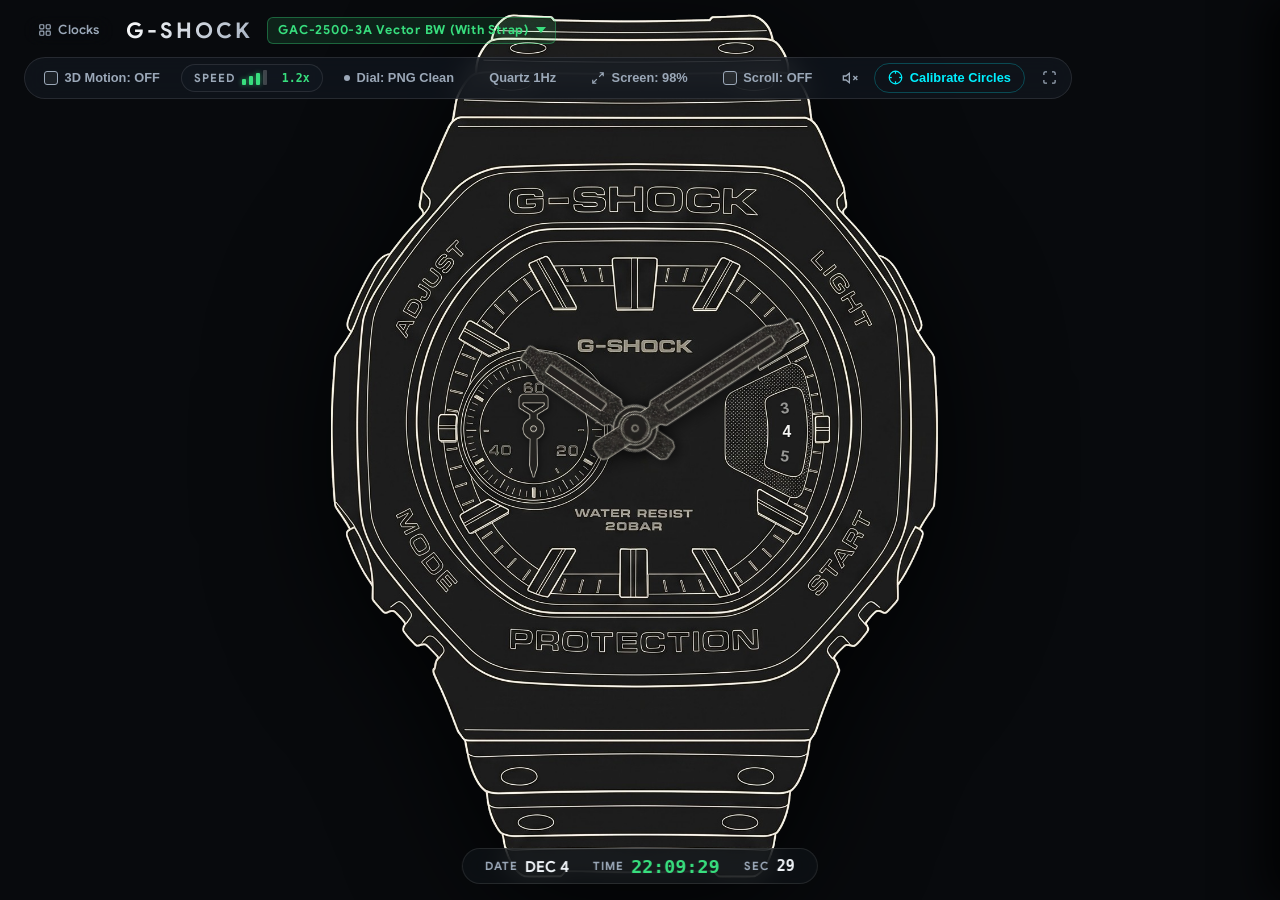
<file: CASIO/index.html>
<!DOCTYPE html>
<html lang="en">
<head>
  <meta charset="UTF-8">
  <meta name="viewport" content="width=device-width, initial-scale=1.0">
  <title>Casio G-Shock GAC-2500 Screensaver Timepiece</title>
  <!-- Local Offline Google Sans Standalone Font -->
  <link rel="stylesheet" href="../assets/fonts/google-sans.css">
  <link rel="stylesheet" href="style.css">
</head>
<body class="screensaver-mode">
  <!-- Interactive Particle Background Canvas -->
  <canvas id="particle-canvas"></canvas>

  <div class="app-viewport">
    <!-- Top Header Bar (Auto-hides in screensaver mode) -->
    <header class="header-bar auto-fade" id="header-bar">
      <div class="brand-group">
        <a href="../MainClockSelector.html?selector=1" class="pill-btn main-selector-btn" id="open-main-selector" title="Open Main Clock Selector">
          <svg width="14" height="14" viewBox="0 0 24 24" fill="none" stroke="currentColor" stroke-width="2">
            <rect x="3" y="3" width="7" height="7" rx="1.5"/><rect x="14" y="3" width="7" height="7" rx="1.5"/><rect x="14" y="14" width="7" height="7" rx="1.5"/><rect x="3" y="14" width="7" height="7" rx="1.5"/>
          </svg>
          <span>Clocks</span>
        </a>
        <span class="gshock-logo">G-SHOCK</span>
        <!-- Watch Model Selector -->
        <div class="model-select-wrapper">
          <select id="model-selector" class="model-select" title="Select Casio Watch Model">
            <option value="CASIO-GAC-2500-3A-VECTOR-BW-STRAP">GAC-2500-3A Vector BW (With Strap)</option>
            <option value="CASIO-GAC-2500-3A-VECTOR-BW-DIAL">GAC-2500-3A Vector BW (Dial Only)</option>
          </select>
        </div>
      </div>

      <!-- Quick View Controls -->
      <div class="view-toggles">
        <!-- 3D Motion Toggle Button (OFF by default; user can click to enable with V checkmark) -->
        <button class="pill-btn" id="toggle-motion" title="Toggle 3D Floating Motion & Perspective (OFF by default)">
          <span class="v-checkbox" id="motion-v-box"></span>
          <span id="motion-text">3D Motion: OFF</span>
        </button>

        <!-- Motion Speed Segmented Bars (Slow -> Fast) -->
        <div class="speed-bars-control" id="speed-bars-control" title="Random Motion Speed: Click bars to adjust (1: 0.5x, 2: 0.8x, 3: 1.2x, 4: 2.0x)">
          <span class="speed-bars-label">SPEED</span>
          <div class="speed-bars-container" id="speed-bars-container">
            <div class="speed-bar" data-level="1"></div>
            <div class="speed-bar" data-level="2"></div>
            <div class="speed-bar active" data-level="3"></div>
            <div class="speed-bar" data-level="4"></div>
          </div>
          <span class="speed-val-badge" id="speed-val-badge">1.2x</span>
        </div>

        <!-- 3-Way Dial Toggle: Clean PNG / WebP Original / Green Center Map -->
        <button class="pill-btn" id="toggle-dial-mode" title="Cycle: Clean PNG Dial → WebP Dial → Green Center Map">
          <span class="dot"></span>
          <span id="dial-mode-text">Dial: PNG Clean</span>
        </button>

        <!-- Movement Mode: Quartz Step vs Smooth Sweep -->
        <button class="pill-btn" id="toggle-movement" title="Toggle between 1Hz Quartz step and smooth mechanical sweep">
          <span id="movement-text">Quartz 1Hz</span>
        </button>

        <!-- Screen Coverage / Size Toggle (Supports >100% Zoom) -->
        <button class="pill-btn" id="toggle-screen-scale" title="Adjust Screen Size (Cycle: 98% → 100% → 115% → 130% → 150% → 75% → 88%)">
          <svg width="14" height="14" viewBox="0 0 24 24" fill="none" stroke="currentColor" stroke-width="2">
            <path d="M15 3h6v6M9 21H3v-6M21 3l-7 7M3 21l7-7"/>
          </svg>
          <span id="screen-scale-text">Screen: 98%</span>
        </button>

        <!-- Page Scroll / Roll Toggle -->
        <button class="pill-btn" id="toggle-page-scroll" title="Toggle Page Scrolling (Roll up/down the watch page)">
          <span class="v-checkbox"></span>
          <span id="page-scroll-text">Scroll: OFF</span>
        </button>

        <!-- Sound Ticks Toggle -->
        <button class="pill-btn icon-only" id="toggle-sound" title="Toggle Mechanical Audio Ticks">
          <svg id="sound-icon-off" width="16" height="16" viewBox="0 0 24 24" fill="none" stroke="currentColor" stroke-width="2">
            <path d="M11 5L6 9H2v6h4l5 4V5z"/><line x1="23" y1="9" x2="17" y2="15"/><line x1="17" y1="9" x2="23" y2="15"/>
          </svg>
          <svg id="sound-icon-on" style="display:none;" width="16" height="16" viewBox="0 0 24 24" fill="none" stroke="currentColor" stroke-width="2">
            <path d="M11 5L6 9H2v6h4l5 4V5z"/><path d="M19.07 4.93a10 10 0 0 1 0 14.14M15.54 8.46a5 5 0 0 1 0 7.07"/>
          </svg>
        </button>

        <!-- Center Circles Calibration Panel Toggle -->
        <button class="pill-btn calibrate-btn" id="toggle-calibrate" title="Configure and Calibrate Center Circles">
          <svg width="15" height="15" viewBox="0 0 24 24" fill="none" stroke="currentColor" stroke-width="2">
            <circle cx="12" cy="12" r="10"/><line x1="12" y1="2" x2="12" y2="6"/><line x1="12" y1="18" x2="12" y2="22"/><line x1="2" y1="12" x2="6" y2="12"/><line x1="18" y1="12" x2="22" y2="12"/>
          </svg>
          <span>Calibrate Circles</span>
        </button>

        <!-- Fullscreen Button -->
        <button class="pill-btn icon-only" id="toggle-fullscreen" title="Toggle Fullscreen Screensaver">
          <svg width="15" height="15" viewBox="0 0 24 24" fill="none" stroke="currentColor" stroke-width="2">
            <path d="M8 3H5a2 2 0 0 0-2 2v3m18 0V5a2 2 0 0 0-2-2h-3m0 18h3a2 2 0 0 0 2-2v-3M3 16v3a2 2 0 0 0 2 2h3"/>
          </svg>
        </button>
      </div>
    </header>

    <!-- Main Screensaver Stage: Watch Displayed in Full (NO circular cutting crop) -->
    <main class="screensaver-stage">
      <div class="watch-frame" id="watch-frame">
        <!-- Watch Dial Surface: Full natural rectangular/square case -->
        <div class="watch-surface" id="watch-surface">
          <!-- Dial Background: Vector BW With Strap from Watch/CASIO-GAC-2500-3A - VECTOR BW/png/ -->
          <img src="Watch/CASIO-GAC-2500-3A - VECTOR BW/png/clock clean 1.png" id="dial-png-img" class="dial-layer dial-png active" alt="Casio Clean Clock Face PNG" draggable="false">

          <!-- Dial Background: Alternative Layer -->
          <img src="Watch/CASIO-GAC-2500-3A - VECTOR BW/png/clock clean 1.png" id="dial-webp-img" class="dial-layer dial-webp" alt="Casio Clean Clock Face" draggable="false">

          <!-- Dial Background: Center Map Reference from Watch/CASIO-GAC-2500-3A - VECTOR BW/map/ -->
          <img src="Watch/CASIO-GAC-2500-3A - VECTOR BW/map/clock clean 1.png" id="dial-map-img" class="dial-layer dial-map" alt="Casio Center Map Reference" draggable="false">

          <!-- Date Aperture Window at 3 O'clock (3-Day Vertical Aperture: Day Before, Today, Day After) -->
          <div class="date-window" id="date-window" title="3-Day Date Aperture">
            <span class="date-num date-prev" id="date-prev-text">12</span>
            <span class="date-num date-curr" id="date-curr-text">13</span>
            <span class="date-num date-next" id="date-next-text">14</span>
          </div>

          <!-- Small Seconds Subdial Hand at 9 O'clock -->
          <div class="subdial-anchor" id="subdial-anchor">
            <img src="Watch/CASIO-GAC-2500-3A - VECTOR BW/png/hands second.png" class="hand-second" id="hand-second" alt="Second Hand PNG" draggable="false">
          </div>

          <!-- Center Pinion: Hour Hand, Minute Hand (from authentic transparent PNGs) -->
          <div class="main-pinion-anchor" id="main-pinion-anchor">
            <img src="Watch/CASIO-GAC-2500-3A - VECTOR BW/png/hands Hour.png" class="hand-hour" id="hand-hour" alt="Hour Hand PNG" draggable="false">
            <img src="Watch/CASIO-GAC-2500-3A - VECTOR BW/png/hands Minute.png" class="hand-minute" id="hand-minute" alt="Minute Hand PNG" draggable="false">
          </div>


          <!-- Calibration Circles Overlay (Visible when Calibration Mode is Active) -->
          <svg class="calibration-overlay" id="calibration-overlay" viewBox="0 0 1024 1024">
            <!-- Main Dial Crosshair & Center Circle (Red) -->
            <circle id="calib-center-circle" cx="513" cy="498.5" r="18" fill="rgba(255, 51, 68, 0.25)" stroke="#ff3344" stroke-width="2"/>
            <circle id="calib-center-guide" cx="513" cy="498.5" r="235" fill="none" stroke="#ff3344" stroke-width="1.5" stroke-dasharray="4 4"/>
            <line id="calib-cx-line" x1="0" y1="498.5" x2="1024" y2="498.5" stroke="rgba(255, 51, 68, 0.6)" stroke-width="1"/>
            <line id="calib-cy-line" x1="513" y1="0" x2="513" y2="1024" stroke="rgba(255, 51, 68, 0.6)" stroke-width="1"/>

            <!-- 9 O'clock Subdial Crosshair & Center Circle (Cyan) -->
            <circle id="calib-subdial-circle" cx="322" cy="503" r="14" fill="rgba(0, 240, 255, 0.25)" stroke="#00f0ff" stroke-width="2"/>
            <circle id="calib-subdial-guide" cx="322" cy="503" r="85" fill="none" stroke="#00f0ff" stroke-width="1.5" stroke-dasharray="4 4"/>
            <line id="calib-sub-x" x1="200" y1="503" x2="444" y2="503" stroke="rgba(0, 240, 255, 0.6)" stroke-width="1"/>
            <line id="calib-sub-y" x1="322" y1="380" x2="322" y2="626" stroke="rgba(0, 240, 255, 0.6)" stroke-width="1"/>

            <!-- 3 O'clock Date Window Box (Yellow 3-Day Aperture) -->
            <rect id="calib-date-box" x="770" y="447" width="55" height="129" rx="3" fill="rgba(255, 215, 0, 0.20)" stroke="#ffd700" stroke-width="1.5"/>
          </svg>
        </div>
      </div>
    </main>

    <!-- Bottom Screensaver HUD Bar (Auto-hides on idle) -->
    <footer class="hud-bar auto-fade" id="hud-bar">
      <div class="hud-chip">
        <span class="hud-label">DATE</span>
        <span class="hud-val" id="hud-date-val">--</span>
      </div>
      <div class="hud-chip highlight">
        <span class="hud-label">TIME</span>
        <span class="hud-val mono" id="hud-digital-time">--:--:--</span>
      </div>
      <div class="hud-chip">
        <span class="hud-label">SEC</span>
        <span class="hud-val mono" id="hud-sec-val">--</span>
      </div>
    </footer>
  </div>

  <!-- Interactive Center Calibration Sidebar / Drawer -->
  <aside class="calibration-drawer" id="calibration-drawer">
    <div class="drawer-header">
      <div class="drawer-title">
        <svg width="18" height="18" viewBox="0 0 24 24" fill="none" stroke="currentColor" stroke-width="2">
          <circle cx="12" cy="12" r="10"/><line x1="12" y1="2" x2="12" y2="6"/><line x1="12" y1="18" x2="12" y2="22"/>
        </svg>
        <span>Center Calibration</span>
      </div>
      <div class="drawer-header-actions">
        <button type="button" class="drawer-toggle-all-btn" id="calib-toggle-all-btn" aria-expanded="false">Open All</button>
        <button type="button" class="drawer-close" id="close-drawer-btn" title="Close Calibration" aria-label="Close Calibration">&times;</button>
      </div>
    </div>

    <div class="drawer-content">
      <p class="drawer-hint">
        Tap any setting row below to open or close its sliders. Directly uses transparent PNG components and center markers.
      </p>

      <!-- Section: Screen Coverage & Size (Upper to Bottom & Zoom beyond 100%) -->
      <details class="control-group">
        <summary class="control-summary">
          <div class="control-summary-left">
            <span class="control-summary-title">1. Screen Coverage &amp; Zoom</span>
            <span class="control-summary-preview" id="calib-sum-1">(98%)</span>
          </div>
          <span class="control-summary-chevron" aria-hidden="true">▸</span>
        </summary>
        <div class="control-body">
          <div class="slider-row">
            <label>Screen Size (%): <span id="val-screen-scale">98%</span></label>
            <input type="range" id="slider-screen-scale" min="40" max="200" step="1" value="98">
          </div>
        </div>
      </details>

      <!-- Section: Main Dial Center -->
      <details class="control-group">
        <summary class="control-summary">
          <div class="control-summary-left">
            <span class="control-summary-title">2. Main Pinion Center</span>
            <span class="control-summary-preview" id="calib-sum-2">(50.10%, 48.68%)</span>
          </div>
          <span class="control-summary-chevron" aria-hidden="true">▸</span>
        </summary>
        <div class="control-body">
          <div class="slider-row">
            <label>Center X (%): <span id="val-center-x">50.10%</span></label>
            <input type="range" id="slider-center-x" min="45" max="55" step="0.01" value="50.10">
          </div>
          <div class="slider-row">
            <label>Center Y (%): <span id="val-center-y">48.68%</span></label>
            <input type="range" id="slider-center-y" min="45" max="55" step="0.01" value="48.68">
          </div>
        </div>
      </details>

      <!-- Section: 9 O'clock Subdial -->
      <details class="control-group">
        <summary class="control-summary">
          <div class="control-summary-left">
            <span class="control-summary-title">3. Small Seconds Subdial (9h)</span>
            <span class="control-summary-preview" id="calib-sum-3">(31.45%, 49.13% · 0.258x)</span>
          </div>
          <span class="control-summary-chevron" aria-hidden="true">▸</span>
        </summary>
        <div class="control-body">
          <div class="slider-row">
            <label>Subdial X (%): <span id="val-subdial-x">31.45%</span></label>
            <input type="range" id="slider-subdial-x" min="25" max="38" step="0.01" value="31.45">
          </div>
          <div class="slider-row">
            <label>Subdial Y (%): <span id="val-subdial-y">49.13%</span></label>
            <input type="range" id="slider-subdial-y" min="44" max="55" step="0.01" value="49.13">
          </div>
          <div class="slider-row">
            <label>Second Hand Pivot Y (%): <span id="val-sec-py">58.06%</span></label>
            <input type="range" id="slider-sec-py" min="50" max="65" step="0.01" value="58.06">
          </div>
          <div class="slider-row">
            <label>Second Hand Scale: <span id="val-sec-scale">0.258</span></label>
            <input type="range" id="slider-sec-scale" min="0.18" max="0.32" step="0.002" value="0.258">
          </div>
        </div>
      </details>

      <!-- Section: Hour Hand -->
      <details class="control-group">
        <summary class="control-summary">
          <div class="control-summary-left">
            <span class="control-summary-title">4. Hour Hand (Pivot &amp; Scale)</span>
            <span class="control-summary-preview" id="calib-sum-4">(51.15%, 70.90% · 0.395x)</span>
          </div>
          <span class="control-summary-chevron" aria-hidden="true">▸</span>
        </summary>
        <div class="control-body">
          <div class="slider-row">
            <label>Pivot X (%): <span id="val-hour-px">51.15%</span></label>
            <input type="range" id="slider-hour-px" min="45" max="58" step="0.01" value="51.15">
          </div>
          <div class="slider-row">
            <label>Pivot Y (%): <span id="val-hour-py">70.90%</span></label>
            <input type="range" id="slider-hour-py" min="60" max="85" step="0.01" value="70.90">
          </div>
          <div class="slider-row">
            <label>Hour Hand Scale: <span id="val-hour-scale">0.395</span></label>
            <input type="range" id="slider-hour-scale" min="0.25" max="0.50" step="0.002" value="0.395">
          </div>
        </div>
      </details>

      <!-- Section: Minute Hand -->
      <details class="control-group">
        <summary class="control-summary">
          <div class="control-summary-left">
            <span class="control-summary-title">5. Minute Hand (Pivot &amp; Scale)</span>
            <span class="control-summary-preview" id="calib-sum-5">(49.50%, 80.97% · 0.395x)</span>
          </div>
          <span class="control-summary-chevron" aria-hidden="true">▸</span>
        </summary>
        <div class="control-body">
          <div class="slider-row">
            <label>Pivot X (%): <span id="val-min-px">49.50%</span></label>
            <input type="range" id="slider-min-px" min="44" max="56" step="0.01" value="49.50">
          </div>
          <div class="slider-row">
            <label>Pivot Y (%): <span id="val-min-py">80.97%</span></label>
            <input type="range" id="slider-min-py" min="70" max="92" step="0.01" value="80.97">
          </div>
          <div class="slider-row">
            <label>Minute Hand Scale: <span id="val-min-scale">0.395</span></label>
            <input type="range" id="slider-min-scale" min="0.25" max="0.50" step="0.002" value="0.395">
          </div>
        </div>
      </details>

      <!-- Section: Date Window (3h) -->
      <details class="control-group">
        <summary class="control-summary">
          <div class="control-summary-left">
            <span class="control-summary-title">6. Date Window (3h &amp; Arc)</span>
            <span class="control-summary-preview" id="calib-sum-6">(77.83%, 49.90% · 8.5°)</span>
          </div>
          <span class="control-summary-chevron" aria-hidden="true">▸</span>
        </summary>
        <div class="control-body">
          <div class="slider-row">
            <label>Date Window X (%): <span id="val-date-x">77.83%</span></label>
            <input type="range" id="slider-date-x" min="70" max="84" step="0.01" value="77.83">
          </div>
          <div class="slider-row">
            <label>Date Window Y (%): <span id="val-date-y">49.90%</span></label>
            <input type="range" id="slider-date-y" min="44" max="56" step="0.01" value="49.90">
          </div>
          <div class="slider-row">
            <label>Date Radius Arc (°): <span id="val-date-arc">8.5°</span></label>
            <input type="range" id="slider-date-arc" min="0" max="18" step="0.5" value="8.5">
          </div>
        </div>
      </details>

      <!-- Section: 3D Motion (Speed & Kinetic Drift) -->
      <details class="control-group">
        <summary class="control-summary">
          <div class="control-summary-left">
            <span class="control-summary-title">7. Kinetic Motion Factor</span>
            <span class="control-summary-preview" id="calib-sum-7">(1.2x)</span>
          </div>
          <span class="control-summary-chevron" aria-hidden="true">▸</span>
        </summary>
        <div class="control-body">
          <div class="slider-row">
            <label>Movement Speed Factor: <span id="val-motion-speed">1.2x</span></label>
            <input type="range" id="slider-motion-speed" min="0.3" max="3.0" step="0.1" value="1.2">
          </div>
        </div>
      </details>

      <!-- Action Buttons -->
      <div class="drawer-actions">
        <button class="drawer-btn primary" id="copy-json-btn">Copy Config JSON</button>
        <button class="drawer-btn" id="reset-calib-btn">Reset Defaults</button>
      </div>
    </div>
  </aside>

  <script src="particles.js"></script>
  <script src="app.js"></script>
</body>
</html>
</file>
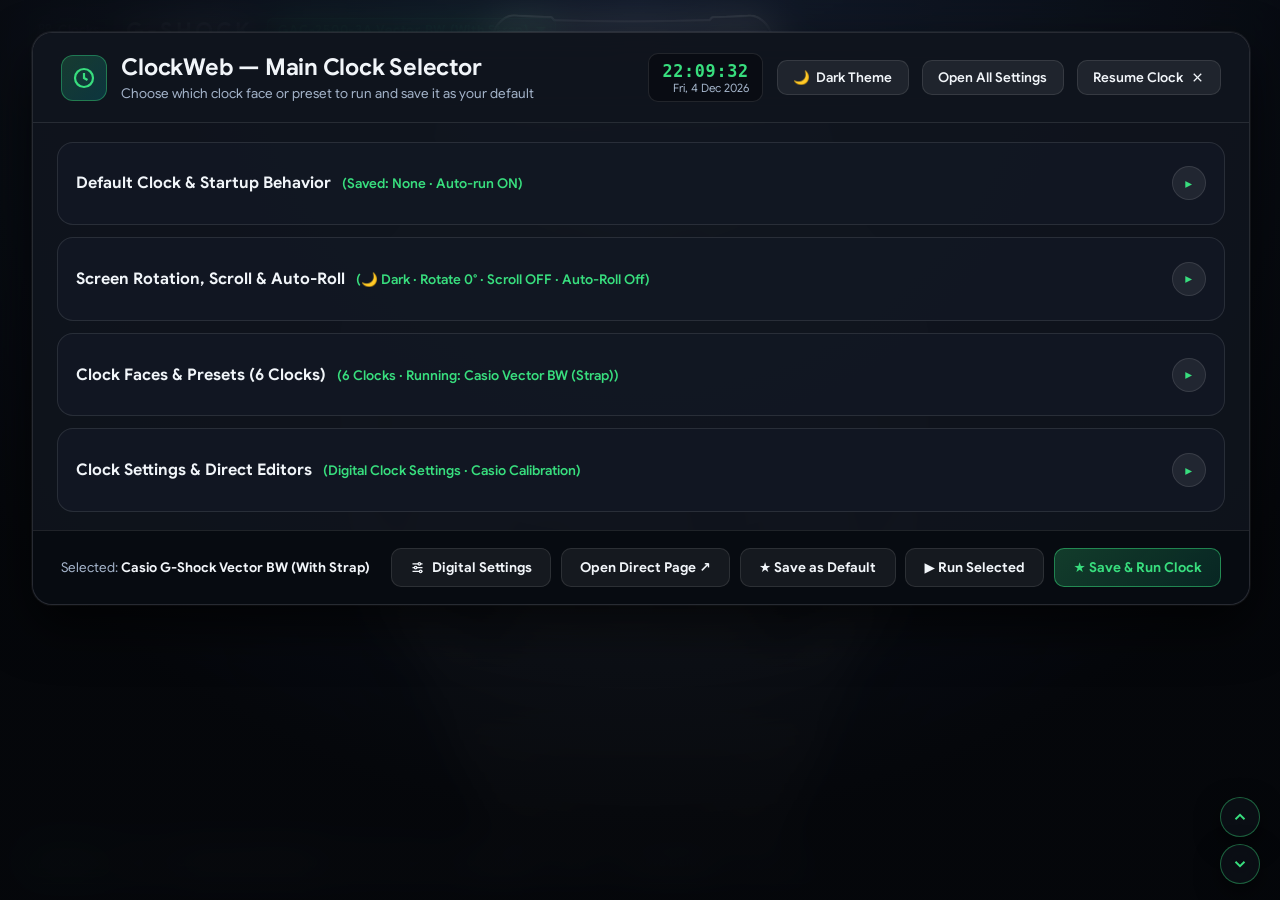
<file: MainClockSelector.html>
<!DOCTYPE html>
<html lang="en">
<head>
  <meta charset="UTF-8">
  <meta name="viewport" content="width=device-width, initial-scale=1.0">
  <title>ClockWeb — Main Clock Selector & Launcher</title>
  <meta name="color-scheme" content="dark">
  <!-- Local Offline Fonts (100% Standalone) -->
  <link rel="stylesheet" href="assets/fonts/google-sans.css">
  <link rel="stylesheet" href="assets/fonts/press-start-2p.css">
  <style>
    @layer base, theme, components, utilities;

    @layer theme {
      :root {
        --bg-deep: #07090d;
        --bg-panel: rgba(16, 21, 30, 0.88);
        --bg-card: rgba(22, 28, 40, 0.78);
        --bg-card-hover: rgba(30, 39, 56, 0.92);
        --bg-glass: rgba(13, 17, 24, 0.82);
        --border-subtle: rgba(255, 255, 255, 0.1);
        --border-hover: rgba(255, 255, 255, 0.24);
        --accent-green: #38de7e;
        --accent-green-Soft: rgba(56, 222, 126, 0.16);
        --accent-cyan: #00f0ff;
        --accent-purple: #c084fc;
        --accent-gold: #fbbf24;
        --text-primary: #f1f5f9;
        --text-secondary: #a3b3c9;
        --text-muted: #8b9bb4;
        --font-sans: "Google Sans", system-ui, -apple-system, BlinkMacSystemFont, "Segoe UI", Roboto, sans-serif;
        --font-mono: ui-monospace, "SF Mono", "Cascadia Code", Consolas, monospace;
        --radius-lg: 16px;
        --radius-md: 10px;
        --radius-pill: 9999px;
        --shadow-elevated: 0 22px 50px rgba(0, 0, 0, 0.65), 0 0 0 1px rgba(255, 255, 255, 0.07);
      }
    }

    @layer base {
      html, body {
        margin: 0;
        padding: 0;
        width: 100%;
        height: 100%;
        overflow: hidden;
        background-color: var(--bg-deep);
        color: var(--text-primary);
        font-family: var(--font-sans);
        -webkit-font-smoothing: antialiased;
      }

      button, select, input {
        font: inherit;
        color: inherit;
      }
    }

    @layer components {
      /* Fullscreen Running Clock Stage */
      .stage-container {
        position: fixed;
        inset: 0;
        width: 100vw;
        height: 100dvh;
        z-index: 1;
        background: var(--bg-deep);
        display: flex;
        align-items: center;
        justify-content: center;
        overflow: hidden;
      }

      .clock-iframe {
        width: 100%;
        height: 100%;
        border: none;
        display: block;
        background: var(--bg-deep);
        transition: transform 0.35s cubic-bezier(0.2, 0, 0.2, 1);
      }

      .stage-container.rot-90 .clock-iframe {
        width: 100dvh;
        height: 100vw;
        transform: rotate(90deg);
        flex-shrink: 0;
      }

      .stage-container.rot-180 .clock-iframe {
        transform: rotate(180deg);
      }

      .stage-container.rot-270 .clock-iframe {
        width: 100dvh;
        height: 100vw;
        transform: rotate(270deg);
        flex-shrink: 0;
      }

      /* Floating Page Scroll Up / Down Roll Buttons */
      .page-roll-controls {
        position: fixed;
        inset-block-end: 1rem;
        inset-inline-end: 1.25rem;
        z-index: 150;
        display: flex;
        flex-direction: column;
        gap: 0.45rem;
        transition: opacity 0.35s ease, transform 0.35s ease;
      }

      .page-roll-controls.is-idle:not(:hover) {
        opacity: 0;
        pointer-events: none;
        transform: translateY(8px);
      }

      .roll-fab {
        width: 40px;
        height: 40px;
        border-radius: 50%;
        background: var(--bg-glass);
        backdrop-filter: blur(14px);
        -webkit-backdrop-filter: blur(14px);
        border: 1px solid rgba(56, 222, 126, 0.4);
        color: var(--accent-green);
        display: grid;
        place-items: center;
        cursor: pointer;
        box-shadow: 0 8px 24px rgba(0, 0, 0, 0.55);
        transition: all 0.2s ease;
      }

      .roll-fab:hover {
        background: rgba(56, 222, 126, 0.24);
        border-color: var(--accent-green);
        color: #ffffff;
        transform: scale(1.07);
      }

      /* Floating Auto-Hiding Quick Switcher Bar (Bottom-Left) */
      .floating-switcher {
        position: fixed;
        inset-block-end: 1rem;
        inset-inline-start: 1rem;
        z-index: 40;
        display: flex;
        align-items: center;
        gap: 0.45rem;
        padding: 0.35rem 0.5rem;
        background: var(--bg-glass);
        backdrop-filter: blur(14px);
        -webkit-backdrop-filter: blur(14px);
        border: 1px solid var(--border-subtle);
        border-radius: var(--radius-pill);
        box-shadow: 0 10px 30px rgba(0, 0, 0, 0.55);
        transition: opacity 0.4s cubic-bezier(0.2, 0, 0.2, 1), transform 0.4s cubic-bezier(0.2, 0, 0.2, 1);
      }

      .floating-switcher.is-idle:not(:hover):not(:focus-within) {
        opacity: 0;
        pointer-events: none;
        transform: translateY(8px);
      }

      /* Invisible corner wake zone so hovering bottom-left always wakes HUD */
      .wake-hotzone {
        position: fixed;
        inset-block-end: 0;
        inset-inline-start: 0;
        width: 240px;
        height: 68px;
        z-index: 39;
      }

      .hud-btn {
        display: inline-flex;
        align-items: center;
        gap: 0.4rem;
        padding: 0.38rem 0.78rem;
        border-radius: var(--radius-pill);
        border: 1px solid transparent;
        background: rgba(255, 255, 255, 0.06);
        color: var(--text-primary);
        font-size: 0.78rem;
        font-weight: 600;
        cursor: pointer;
        transition: background 0.2s, border-color 0.2s, color 0.2s;
        white-space: nowrap;
      }

      .hud-btn:hover:not(:disabled) {
        background: rgba(255, 255, 255, 0.14);
        border-color: var(--border-hover);
      }

      .hud-btn.accent {
        background: var(--accent-green-Soft);
        border-color: rgba(56, 222, 126, 0.4);
        color: var(--accent-green);
      }

      .hud-btn.accent:hover:not(:disabled) {
        background: rgba(56, 222, 126, 0.26);
        color: #ffffff;
      }

      .hud-btn.is-saved {
        background: rgba(56, 222, 126, 0.12);
        border-color: rgba(56, 222, 126, 0.32);
        color: var(--accent-green);
      }

      .hud-select {
        appearance: none;
        -webkit-appearance: none;
        background-color: rgba(255, 255, 255, 0.06);
        background-image: url("data:image/svg+xml,%3Csvg xmlns='http://www.w3.org/2000/svg' width='10' height='6' viewBox='0 0 10 6'%3E%3Cpath fill='%2394a3b8' d='M0 0l5 6 5-6z'/%3E%3C/svg%3E");
        background-repeat: no-repeat;
        background-position: right 0.6rem center;
        border: 1px solid var(--border-subtle);
        border-radius: var(--radius-pill);
        padding: 0.35rem 1.7rem 0.35rem 0.75rem;
        font-size: 0.78rem;
        font-weight: 600;
        color: var(--text-primary);
        cursor: pointer;
        outline: none;
        max-width: 230px;
      }

      .hud-select:hover, .hud-select:focus-visible {
        border-color: rgba(56, 222, 126, 0.5);
      }

      .hud-select option {
        background: #111621;
        color: var(--text-primary);
      }

      /* Main Selector Overlay Modal (Full Smooth Vertical Scrolling) */
      .selector-backdrop {
        position: fixed;
        inset: 0;
        z-index: 100;
        background: radial-gradient(circle at 50% 0%, rgba(28, 42, 68, 0.58) 0%, rgba(5, 7, 11, 0.94) 75%);
        backdrop-filter: blur(18px);
        -webkit-backdrop-filter: blur(18px);
        display: block;
        overflow-y: auto;
        overflow-x: hidden;
        scroll-behavior: smooth;
        scrollbar-width: auto;
        scrollbar-color: rgba(56, 222, 126, 0.55) rgba(15, 23, 42, 0.75);
        padding: clamp(1rem, 2.5vw, 2rem);
        box-sizing: border-box;
        transition: opacity 0.28s ease, visibility 0.28s ease;
      }

      .selector-backdrop::-webkit-scrollbar {
        width: 12px;
      }

      .selector-backdrop::-webkit-scrollbar-track {
        background: rgba(10, 14, 22, 0.85);
      }

      .selector-backdrop::-webkit-scrollbar-thumb {
        background: rgba(56, 222, 126, 0.45);
        border-radius: 999px;
        border: 2px solid rgba(10, 14, 22, 0.85);
      }

      .selector-backdrop::-webkit-scrollbar-thumb:hover {
        background: rgba(56, 222, 126, 0.75);
      }

      .selector-backdrop[hidden] {
        display: none !important;
      }

      .selector-shell {
        width: min(1220px, 100%);
        background: var(--bg-panel);
        border: 1px solid var(--border-subtle);
        border-radius: 20px;
        box-shadow: var(--shadow-elevated);
        display: flex;
        flex-direction: column;
        flex-shrink: 0;
        overflow: visible;
        margin: 0 auto 2.5rem;
      }

      /* Selector Top Header */
      .selector-header {
        position: sticky;
        inset-block-start: 0;
        z-index: 25;
        display: flex;
        flex-wrap: wrap;
        align-items: center;
        justify-content: space-between;
        gap: 1rem;
        padding: 1.25rem 1.75rem;
        border-block-end: 1px solid var(--border-subtle);
        border-radius: 20px 20px 0 0;
        background: rgba(16, 21, 30, 0.94);
        backdrop-filter: blur(14px);
        -webkit-backdrop-filter: blur(14px);
      }

      .brand-title-group {
        display: flex;
        align-items: center;
        gap: 0.9rem;
      }

      .brand-icon {
        width: 44px;
        height: 44px;
        border-radius: 12px;
        background: linear-gradient(135deg, rgba(56, 222, 126, 0.2), rgba(0, 240, 255, 0.15));
        border: 1px solid rgba(56, 222, 126, 0.4);
        display: grid;
        place-items: center;
        color: var(--accent-green);
        flex-shrink: 0;
      }

      .brand-text h1 {
        margin: 0;
        font-size: clamp(1.15rem, 2vw, 1.45rem);
        font-weight: 800;
        letter-spacing: -0.01em;
      }

      .brand-text p {
        margin: 0.2rem 0 0;
        font-size: 0.84rem;
        color: var(--text-secondary);
      }

      .header-right {
        display: flex;
        align-items: center;
        flex-wrap: wrap;
        gap: 0.85rem;
      }

      .live-mini-clock {
        display: flex;
        flex-direction: column;
        align-items: flex-end;
        padding: 0.4rem 0.85rem;
        background: rgba(0, 0, 0, 0.35);
        border: 1px solid var(--border-subtle);
        border-radius: var(--radius-md);
      }

      .live-mini-time {
        font-family: var(--font-mono);
        font-size: 1.05rem;
        font-weight: 700;
        color: var(--accent-green);
        letter-spacing: 0.04em;
      }

      .live-mini-date {
        font-size: 0.72rem;
        color: var(--text-secondary);
      }

      .close-selector-btn {
        display: inline-flex;
        align-items: center;
        gap: 0.4rem;
        padding: 0.5rem 0.95rem;
        border-radius: var(--radius-md);
        background: rgba(255, 255, 255, 0.07);
        border: 1px solid var(--border-subtle);
        color: var(--text-primary);
        font-size: 0.84rem;
        font-weight: 600;
        cursor: pointer;
        transition: all 0.2s;
      }

      .close-selector-btn:hover {
        background: rgba(255, 255, 255, 0.14);
        border-color: var(--border-hover);
      }

      /* Saved Status & Controls Bar */
      .selector-toolbar {
        display: flex;
        flex-wrap: wrap;
        align-items: center;
        justify-content: space-between;
        gap: 1rem;
        padding: 0.95rem 1.75rem;
        background: rgba(9, 13, 20, 0.65);
        border-block-end: 1px solid var(--border-subtle);
      }

      .filter-tabs {
        display: flex;
        align-items: center;
        gap: 0.45rem;
        flex-wrap: wrap;
      }

      .filter-tab {
        padding: 0.42rem 0.9rem;
        border-radius: var(--radius-pill);
        border: 1px solid var(--border-subtle);
        background: rgba(255, 255, 255, 0.04);
        color: var(--text-secondary);
        font-size: 0.8rem;
        font-weight: 600;
        cursor: pointer;
        transition: all 0.2s;
      }

      .filter-tab:hover {
        color: var(--text-primary);
        background: rgba(255, 255, 255, 0.09);
      }

      .filter-tab.active {
        background: var(--accent-green-Soft);
        border-color: rgba(56, 222, 126, 0.45);
        color: var(--accent-green);
      }

      .saved-status-group {
        display: flex;
        align-items: center;
        flex-wrap: wrap;
        gap: 0.9rem;
      }

      .saved-pill {
        display: inline-flex;
        align-items: center;
        gap: 0.45rem;
        padding: 0.38rem 0.85rem;
        border-radius: var(--radius-pill);
        background: rgba(56, 222, 126, 0.1);
        border: 1px solid rgba(56, 222, 126, 0.3);
        font-size: 0.8rem;
        color: var(--text-primary);
      }

      .saved-pill .dot {
        width: 8px;
        height: 8px;
        border-radius: 50%;
        background: var(--accent-green);
        box-shadow: 0 0 8px var(--accent-green);
      }

      .saved-pill strong {
        color: var(--accent-green);
      }

      .auto-launch-label {
        display: inline-flex;
        align-items: center;
        gap: 0.45rem;
        font-size: 0.82rem;
        color: var(--text-secondary);
        cursor: pointer;
        user-select: none;
      }

      .auto-launch-label:has(:checked) {
        color: var(--text-primary);
      }

      .auto-launch-label input {
        accent-color: var(--accent-green);
        width: 15px;
        height: 15px;
        cursor: pointer;
      }

      /* Clock Cards Grid */
      .clocks-grid {
        display: grid;
        grid-template-columns: repeat(auto-fill, minmax(310px, 1fr));
        gap: 1.15rem;
        padding: 1.5rem 1.75rem;
      }

      .clock-card {
        position: relative;
        display: flex;
        flex-direction: column;
        background: var(--bg-card);
        border: 1.5px solid var(--border-subtle);
        border-radius: var(--radius-lg);
        overflow: hidden;
        transition: transform 0.22s ease, border-color 0.22s ease, background 0.22s ease, box-shadow 0.22s ease;
        cursor: pointer;
      }

      .clock-card:hover {
        transform: translateY(-3px);
        background: var(--bg-card-hover);
        border-color: var(--border-hover);
        box-shadow: 0 14px 32px rgba(0, 0, 0, 0.45);
      }

      .clock-card.is-selected {
        border-color: var(--accent-cyan);
        box-shadow: 0 0 0 2px rgba(0, 240, 255, 0.22), 0 16px 36px rgba(0, 0, 0, 0.5);
      }

      .clock-card.is-saved-default {
        border-color: var(--accent-green);
      }

      .clock-card.is-selected.is-saved-default {
        border-color: var(--accent-green);
        box-shadow: 0 0 0 2px rgba(56, 222, 126, 0.28), 0 16px 36px rgba(0, 0, 0, 0.5);
      }

      /* Card Visual Preview Stage */
      .card-preview {
        position: relative;
        height: 185px;
        display: flex;
        align-items: center;
        justify-content: center;
        overflow: hidden;
        background: radial-gradient(circle at center, #161f2e 0%, #090c12 100%);
        border-block-end: 1px solid var(--border-subtle);
        padding: 0.75rem;
      }

      .card-preview img.analog-preview-img {
        max-height: 158px;
        max-width: 90%;
        object-fit: contain;
        filter: drop-shadow(0 8px 20px rgba(0, 0, 0, 0.75));
        transition: transform 0.3s ease;
      }

      .clock-card:hover .card-preview img.analog-preview-img {
        transform: scale(1.05);
      }

      /* Digital Clock Live Preview inside Card */
      .digital-preview-box {
        width: 100%;
        height: 100%;
        border-radius: 10px;
        display: flex;
        flex-direction: column;
        align-items: center;
        justify-content: center;
        padding: 0.75rem;
        text-align: center;
        box-shadow: inset 0 0 0 1px rgba(255, 255, 255, 0.12);
      }

      .digital-preview-time {
        font-size: 1.85rem;
        font-weight: 700;
        line-height: 1.15;
        letter-spacing: -0.02em;
        margin-block-end: 0.35rem;
      }

      .digital-preview-time.font-arcade {
        font-family: "Press Start 2P", monospace;
        font-size: 1.35rem;
        text-shadow: 3px 3px 0 #000, -1px -1px 0 #000, 1px -1px 0 #000, -1px 1px 0 #000;
      }

      .digital-preview-date {
        font-size: 0.78rem;
        opacity: 0.9;
        font-weight: 600;
      }

      .digital-preview-hebrew {
        font-size: 0.75rem;
        opacity: 0.85;
        margin-block-start: 0.2rem;
        padding: 0.15rem 0.6rem;
        border-radius: 999px;
        background: rgba(255, 255, 255, 0.12);
      }

      /* Badges on Card Preview */
      .card-badges {
        position: absolute;
        inset-block-start: 0.65rem;
        inset-inline: 0.65rem;
        display: flex;
        justify-content: space-between;
        align-items: center;
        pointer-events: none;
        gap: 0.4rem;
      }

      .category-tag {
        padding: 0.22rem 0.6rem;
        border-radius: var(--radius-pill);
        background: rgba(9, 13, 20, 0.78);
        backdrop-filter: blur(8px);
        border: 1px solid rgba(255, 255, 255, 0.15);
        font-size: 0.72rem;
        font-weight: 700;
        text-transform: uppercase;
        letter-spacing: 0.06em;
        color: var(--text-primary);
      }

      .status-badges {
        display: flex;
        gap: 0.35rem;
      }

      .saved-badge {
        padding: 0.22rem 0.6rem;
        border-radius: var(--radius-pill);
        background: rgba(56, 222, 126, 0.22);
        backdrop-filter: blur(8px);
        border: 1px solid rgba(56, 222, 126, 0.6);
        color: var(--accent-green);
        font-size: 0.72rem;
        font-weight: 800;
        letter-spacing: 0.04em;
      }

      .running-badge {
        padding: 0.22rem 0.6rem;
        border-radius: var(--radius-pill);
        background: rgba(0, 240, 255, 0.2);
        backdrop-filter: blur(8px);
        border: 1px solid rgba(0, 240, 255, 0.55);
        color: var(--accent-cyan);
        font-size: 0.72rem;
        font-weight: 800;
        letter-spacing: 0.04em;
      }

      /* Card Content */
      .card-body {
        padding: 1rem 1.15rem 1.15rem;
        display: flex;
        flex-direction: column;
        flex: 1;
        justify-content: space-between;
        gap: 0.9rem;
      }

      .card-title-row {
        display: flex;
        align-items: flex-start;
        justify-content: space-between;
        gap: 0.5rem;
      }

      .card-title {
        margin: 0;
        font-size: 1rem;
        font-weight: 700;
        color: var(--text-primary);
        line-height: 1.3;
      }

      .card-subbadge {
        font-family: var(--font-mono);
        font-size: 0.72rem;
        padding: 0.15rem 0.45rem;
        border-radius: 5px;
        background: rgba(255, 255, 255, 0.07);
        color: var(--text-secondary);
        white-space: nowrap;
      }

      .card-desc {
        margin: 0.35rem 0 0;
        font-size: 0.8rem;
        line-height: 1.45;
        color: var(--text-secondary);
      }

      /* Card Action Buttons */
      .card-actions {
        display: flex;
        align-items: center;
        gap: 0.5rem;
        margin-block-start: auto;
      }

      .btn {
        display: inline-flex;
        align-items: center;
        justify-content: center;
        gap: 0.4rem;
        padding: 0.52rem 0.85rem;
        border-radius: var(--radius-md);
        font-size: 0.8rem;
        font-weight: 700;
        border: 1px solid var(--border-subtle);
        background: rgba(255, 255, 255, 0.06);
        color: var(--text-primary);
        cursor: pointer;
        transition: all 0.18s ease;
        text-decoration: none;
        white-space: nowrap;
      }

      .btn:hover:not(:disabled) {
        background: rgba(255, 255, 255, 0.13);
        border-color: var(--border-hover);
      }

      .btn.primary {
        flex: 1;
        background: linear-gradient(135deg, rgba(56, 222, 126, 0.24), rgba(16, 185, 129, 0.16));
        border-color: rgba(56, 222, 126, 0.5);
        color: var(--accent-green);
      }

      .btn.primary:hover:not(:disabled) {
        background: linear-gradient(135deg, rgba(56, 222, 126, 0.38), rgba(16, 185, 129, 0.28));
        border-color: var(--accent-green);
        color: #ffffff;
      }

      /* Selector Footer Bar */
      .selector-footer {
        position: sticky;
        inset-block-end: 0;
        z-index: 25;
        display: flex;
        flex-wrap: wrap;
        align-items: center;
        justify-content: space-between;
        gap: 1rem;
        padding: 1.05rem 1.75rem;
        background: rgba(8, 11, 17, 0.94);
        backdrop-filter: blur(14px);
        -webkit-backdrop-filter: blur(14px);
        border-block-start: 1px solid var(--border-subtle);
        border-radius: 0 0 20px 20px;
      }

      .footer-selection-info {
        display: flex;
        align-items: center;
        gap: 0.75rem;
        font-size: 0.84rem;
        color: var(--text-secondary);
      }

      .footer-selection-info strong {
        color: var(--text-primary);
      }

      .footer-actions {
        display: flex;
        align-items: center;
        flex-wrap: wrap;
        gap: 0.6rem;
      }

      .btn-lg {
        padding: 0.62rem 1.15rem;
        font-size: 0.85rem;
      }

      /* Toast Notification */
      .toast-banner {
        position: fixed;
        inset-block-start: 1.25rem;
        inset-inline-end: 1.25rem;
        z-index: 200;
        display: flex;
        align-items: center;
        gap: 0.55rem;
        padding: 0.7rem 1.15rem;
        border-radius: var(--radius-md);
        background: rgba(16, 24, 34, 0.95);
        border: 1px solid var(--accent-green);
        box-shadow: 0 12px 30px rgba(0, 0, 0, 0.6);
        color: var(--text-primary);
        font-size: 0.84rem;
        font-weight: 600;
        transform: translateY(-16px);
        opacity: 0;
        pointer-events: none;
        transition: opacity 0.25s ease, transform 0.25s ease;
      }

      .toast-banner.visible {
        transform: translateY(0);
        opacity: 1;
      }

      /* Collapsible Setting-by-Setting Hub Accordions (Close Mode / Open Mode) */
      .hub-accordions-list {
        display: flex;
        flex-direction: column;
        gap: 0.75rem;
        padding: 1.15rem 1.5rem;
      }

      details.hub-accordion {
        background: rgba(18, 24, 36, 0.85);
        border: 1px solid var(--border-subtle);
        border-radius: var(--radius-lg);
        overflow: hidden;
        transition: border-color 0.2s ease, background 0.2s ease;
      }

      details.hub-accordion[open] {
        border-color: rgba(56, 222, 126, 0.5);
        background: rgba(22, 30, 44, 0.95);
      }

      summary.hub-summary {
        list-style: none;
        display: flex;
        align-items: center;
        justify-content: space-between;
        gap: 0.75rem;
        min-height: 3.4rem;
        padding: 0.85rem 1.15rem;
        cursor: pointer;
        user-select: none;
        transition: background 0.15s ease;
      }

      summary.hub-summary::-webkit-details-marker {
        display: none;
      }

      summary.hub-summary:hover,
      summary.hub-summary:focus-visible {
        background: rgba(255, 255, 255, 0.06);
        outline: none;
      }

      details.hub-accordion[open] > summary.hub-summary {
        border-block-end: 1px solid var(--border-subtle);
        background: rgba(56, 222, 126, 0.09);
      }

      .hub-summary-left {
        display: flex;
        align-items: baseline;
        flex-wrap: wrap;
        gap: 0.4rem 0.65rem;
        min-width: 0;
        flex: 1;
      }

      .hub-summary-title {
        font-size: 1rem;
        font-weight: 700;
        color: var(--text-primary);
      }

      .hub-summary-preview {
        font-size: 0.84rem;
        font-weight: 600;
        color: var(--accent-green);
        white-space: nowrap;
        overflow: hidden;
        text-overflow: ellipsis;
        max-width: 100%;
      }

      .hub-summary-chevron {
        display: inline-flex;
        align-items: center;
        justify-content: center;
        width: 32px;
        height: 32px;
        border-radius: 50%;
        background: rgba(255, 255, 255, 0.07);
        border: 1px solid var(--border-subtle);
        color: var(--accent-green);
        font-size: 0.85rem;
        font-weight: 700;
        flex-shrink: 0;
        transition: transform 0.2s ease, background 0.2s ease;
      }

      details.hub-accordion[open] > summary.hub-summary .hub-summary-chevron {
        transform: rotate(90deg);
        background: rgba(56, 222, 126, 0.22);
      }

      .hub-accordion-body {
        padding: 1rem 1.15rem;
        display: flex;
        flex-direction: column;
        gap: 0.85rem;
      }

      .hub-setting-row {
        display: flex;
        align-items: center;
        justify-content: space-between;
        flex-wrap: wrap;
        gap: 0.75rem 1rem;
        min-height: 48px;
        padding: 0.65rem 0.85rem;
        background: rgba(255, 255, 255, 0.025);
        border: 1px solid rgba(255, 255, 255, 0.06);
        border-radius: var(--radius-md);
      }

      .hub-setting-label-group {
        display: flex;
        flex-direction: column;
        gap: 0.2rem;
        flex: 1 1 200px;
        min-width: 0;
      }

      .hub-setting-label {
        font-size: 0.92rem;
        font-weight: 600;
        color: var(--text-primary);
      }

      .hub-setting-hint {
        font-size: 0.78rem;
        color: var(--text-secondary);
      }

      /* Collapsible Individual Clock Row inside #clocks-grid */
      .clocks-grid {
        display: flex;
        flex-direction: column;
        gap: 0.65rem;
        padding: 0;
      }

      details.clock-accordion-item {
        background: var(--bg-card);
        border: 1.5px solid var(--border-subtle);
        border-radius: var(--radius-md);
        overflow: hidden;
        transition: border-color 0.2s ease, background 0.2s ease;
      }

      details.clock-accordion-item.is-selected {
        border-color: var(--accent-cyan);
      }

      details.clock-accordion-item.is-saved-default {
        border-color: var(--accent-green);
      }

      summary.clock-item-summary {
        list-style: none;
        display: flex;
        align-items: center;
        justify-content: space-between;
        gap: 0.65rem;
        min-height: 3.25rem;
        padding: 0.65rem 0.95rem;
        cursor: pointer;
        user-select: none;
      }

      summary.clock-item-summary::-webkit-details-marker {
        display: none;
      }

      summary.clock-item-summary:hover {
        background: rgba(255, 255, 255, 0.06);
      }

      details.clock-accordion-item[open] > summary.clock-item-summary {
        border-block-end: 1px solid var(--border-subtle);
        background: rgba(255, 255, 255, 0.04);
      }

      .clock-item-summary-right {
        display: flex;
        align-items: center;
        gap: 0.45rem;
        flex-shrink: 0;
      }

      .clock-item-body {
        display: grid;
        grid-template-columns: minmax(180px, 240px) 1fr;
        gap: 1rem;
        padding: 0.95rem;
        align-items: center;
      }

      @media (max-width: 680px) {
        .selector-backdrop {
          padding: 0.5rem;
        }
        .selector-header, .hub-accordions-list, .selector-footer {
          padding-inline: 0.85rem;
        }
        .selector-header {
          position: static;
        }
        .selector-footer {
          position: static;
        }
        .clock-item-body {
          grid-template-columns: 1fr;
        }
        .hub-setting-row {
          flex-direction: column;
          align-items: stretch;
        }
        .floating-switcher {
          inset-inline: 0.5rem;
          overflow-x: auto;
          max-width: calc(100vw - 1rem);
        }
      }

      /* ==========================================================================
         Light Theme Overrides
         ========================================================================== */
      :root[data-theme="light"] {
        color-scheme: light;
        --bg-deep: #f8fafc;
        --bg-panel: rgba(255, 255, 255, 0.98);
        --bg-card: #ffffff;
        --bg-card-hover: #f1f5f9;
        --bg-glass: rgba(255, 255, 255, 0.92);
        --border-subtle: rgba(0, 0, 0, 0.12);
        --border-hover: rgba(0, 0, 0, 0.28);
        --accent-green: #15803d;
        --accent-green-Soft: rgba(21, 128, 61, 0.14);
        --accent-cyan: #0284c7;
        --accent-purple: #7e22ce;
        --accent-gold: #b45309;
        --text-primary: #0f172a;
        --text-secondary: #334155;
        --text-muted: #475569;
        --shadow-elevated: 0 16px 36px rgba(0, 0, 0, 0.12), 0 0 0 1px rgba(0, 0, 0, 0.08);
      }

      :root[data-theme="light"] .selector-backdrop {
        background: radial-gradient(circle at 50% 0%, rgba(226, 232, 240, 0.96) 0%, rgba(241, 245, 249, 0.96) 80%);
      }

      :root[data-theme="light"] .selector-backdrop::-webkit-scrollbar-track {
        background: rgba(241, 245, 249, 0.9);
      }

      :root[data-theme="light"] .selector-backdrop::-webkit-scrollbar-thumb {
        background: rgba(21, 128, 61, 0.45);
        border-color: rgba(241, 245, 249, 0.9);
      }

      :root[data-theme="light"] .selector-shell {
        background: #ffffff;
        border-color: rgba(0, 0, 0, 0.12);
        box-shadow: 0 20px 48px rgba(0, 0, 0, 0.12);
      }

      :root[data-theme="light"] .selector-header {
        background: rgba(255, 255, 255, 0.96);
        border-block-end-color: rgba(0, 0, 0, 0.1);
      }

      :root[data-theme="light"] .selector-footer {
        background: rgba(255, 255, 255, 0.96);
        border-block-start-color: rgba(0, 0, 0, 0.1);
      }

      :root[data-theme="light"] .live-mini-clock {
        background: rgba(0, 0, 0, 0.04);
        border-color: rgba(0, 0, 0, 0.1);
      }

      :root[data-theme="light"] .close-selector-btn {
        background: rgba(0, 0, 0, 0.06);
        color: #0f172a;
      }

      :root[data-theme="light"] .close-selector-btn:hover {
        background: rgba(0, 0, 0, 0.12);
      }

      :root[data-theme="light"] details.hub-accordion {
        background: #ffffff;
        border-color: rgba(0, 0, 0, 0.12);
        box-shadow: 0 2px 8px rgba(0, 0, 0, 0.03);
      }

      :root[data-theme="light"] details.hub-accordion[open] {
        border-color: rgba(21, 128, 61, 0.45);
        background: #ffffff;
      }

      :root[data-theme="light"] summary.hub-summary:hover,
      :root[data-theme="light"] summary.hub-summary:focus-visible {
        background: rgba(0, 0, 0, 0.03);
      }

      :root[data-theme="light"] details.hub-accordion[open] > summary.hub-summary {
        background: rgba(21, 128, 61, 0.08);
        border-block-end-color: rgba(0, 0, 0, 0.08);
      }

      :root[data-theme="light"] .hub-summary-chevron {
        background: rgba(0, 0, 0, 0.06);
        color: #334155;
      }

      :root[data-theme="light"] details.hub-accordion[open] .hub-summary-chevron {
        background: rgba(21, 128, 61, 0.18);
        color: #15803d;
      }

      :root[data-theme="light"] .hub-setting-row {
        border-block-end-color: rgba(0, 0, 0, 0.06);
      }

      :root[data-theme="light"] .hub-setting-row:hover {
        background: rgba(0, 0, 0, 0.015);
      }

      :root[data-theme="light"] .saved-pill {
        background: rgba(21, 128, 61, 0.12);
        color: #15803d;
        border-color: rgba(21, 128, 61, 0.3);
      }

      :root[data-theme="light"] .filter-tab {
        background: rgba(0, 0, 0, 0.05);
        color: #334155;
        border-color: rgba(0, 0, 0, 0.12);
      }

      :root[data-theme="light"] .filter-tab:hover {
        background: rgba(0, 0, 0, 0.09);
        color: #0f172a;
        border-color: rgba(0, 0, 0, 0.22);
      }

      :root[data-theme="light"] .filter-tab.active {
        background: #15803d;
        color: #ffffff;
        border-color: #15803d;
      }

      :root[data-theme="light"] .clock-card {
        background: #ffffff;
        border-color: rgba(0, 0, 0, 0.12);
        box-shadow: 0 4px 12px rgba(0, 0, 0, 0.04);
      }

      :root[data-theme="light"] .clock-card:hover {
        background: #ffffff;
        border-color: #15803d;
        box-shadow: 0 12px 28px rgba(0, 0, 0, 0.1);
      }

      :root[data-theme="light"] .clock-card.is-selected {
        border-color: #0284c7;
        box-shadow: 0 0 0 2px rgba(2, 132, 199, 0.3), 0 12px 28px rgba(0, 0, 0, 0.1);
      }

      :root[data-theme="light"] .clock-card.is-saved-default {
        border-color: #15803d;
      }

      :root[data-theme="light"] .clock-preview-frame {
        background: radial-gradient(circle at center, #f1f5f9 0%, #e2e8f0 100%);
        border-block-end-color: rgba(0, 0, 0, 0.08);
      }

      :root[data-theme="light"] .badge {
        background: rgba(0, 0, 0, 0.07);
        color: #334155;
        border-color: rgba(0, 0, 0, 0.1);
      }

      :root[data-theme="light"] .badge-current {
        background: rgba(21, 128, 61, 0.14);
        color: #15803d;
        border-color: rgba(21, 128, 61, 0.3);
      }

      :root[data-theme="light"] .clock-card-footer {
        background: rgba(248, 250, 252, 0.85);
        border-block-start-color: rgba(0, 0, 0, 0.08);
      }

      :root[data-theme="light"] .btn {
        background: #15803d;
        color: #ffffff;
      }

      :root[data-theme="light"] .btn:hover {
        background: #16a34a;
      }

      :root[data-theme="light"] .btn-secondary {
        background: rgba(0, 0, 0, 0.06);
        color: #0f172a;
        border-color: rgba(0, 0, 0, 0.14);
      }

      :root[data-theme="light"] .btn-secondary:hover {
        background: rgba(0, 0, 0, 0.12);
      }

      :root[data-theme="light"] .hud-select {
        background: #ffffff;
        color: #0f172a;
        border-color: rgba(0, 0, 0, 0.18);
      }

      :root[data-theme="light"] .hud-select option {
        background: #ffffff;
        color: #0f172a;
      }

      :root[data-theme="light"] .floating-switcher,
      :root[data-theme="light"] .page-roll-controls {
        background: rgba(255, 255, 255, 0.94);
        color: #0f172a;
        border-color: rgba(0, 0, 0, 0.14);
        box-shadow: 0 10px 30px rgba(0, 0, 0, 0.12);
      }

      :root[data-theme="light"] .roll-fab {
        background: rgba(255, 255, 255, 0.9);
        border-color: rgba(21, 128, 61, 0.4);
        color: #15803d;
        box-shadow: 0 6px 18px rgba(0, 0, 0, 0.12);
      }

      :root[data-theme="light"] .roll-fab:hover {
        background: rgba(21, 128, 61, 0.15);
        color: #15803d;
      }

      :root[data-theme="light"] .hud-btn {
        color: #0f172a;
      }

      :root[data-theme="light"] .hud-btn:hover {
        background: rgba(0, 0, 0, 0.08);
        color: #0f172a;
      }

      :root[data-theme="light"] .hud-btn.is-saved {
        background: rgba(21, 128, 61, 0.14);
        color: #15803d;
      }

      :root[data-theme="light"] .toast-banner {
        background: rgba(255, 255, 255, 0.96);
        color: #0f172a;
        border-color: rgba(21, 128, 61, 0.45);
        box-shadow: 0 12px 30px rgba(0, 0, 0, 0.15);
      }

      @media (prefers-reduced-motion: reduce) {
        *, *::before, *::after {
          animation-duration: 0.01ms !important;
          transition-duration: 0.01ms !important;
        }
      }

      @media (prefers-reduced-transparency: reduce) {
        .selector-backdrop, .selector-header, .selector-footer, .floating-switcher, .roll-fab {
          backdrop-filter: none !important;
          -webkit-backdrop-filter: none !important;
          background: #0d121b !important;
        }
      }
    }
  </style>
</head>
<body>

  <!-- Full-Viewport Stage where the selected clock runs -->
  <div class="stage-container" id="stage-container">
    <iframe
      id="clock-iframe"
      class="clock-iframe"
      title="Active Clock View"
      allow="fullscreen; autoplay"
    ></iframe>
  </div>

  <!-- Corner Wake Zone & Floating Auto-Hiding Quick Switcher Bar -->
  <div class="wake-hotzone" id="wake-hotzone" aria-hidden="true"></div>
  <aside class="floating-switcher" id="floating-switcher" aria-label="Quick Clock Switcher">
    <button type="button" class="hud-btn accent" id="open-selector-btn" title="Open Main Clock Selector (Shortcut: M)">
      <svg width="14" height="14" viewBox="0 0 24 24" fill="none" stroke="currentColor" stroke-width="2.2">
        <rect x="3" y="3" width="7" height="7" rx="1.5"/><rect x="14" y="3" width="7" height="7" rx="1.5"/><rect x="14" y="14" width="7" height="7" rx="1.5"/><rect x="3" y="14" width="7" height="7" rx="1.5"/>
      </svg>
      <span>Clocks</span>
    </button>

    <button type="button" class="hud-btn" id="roll-prev-btn" title="Roll to Previous Clock">◀</button>
    <select id="quick-clock-select" class="hud-select" title="Quick Switch Active Clock"></select>
    <button type="button" class="hud-btn" id="roll-next-btn" title="Roll to Next Clock">▶</button>

    <button type="button" class="hud-btn" id="quick-scroll-btn" title="Toggle Page Scroll (Roll up/down the page)">
      <span id="quick-scroll-text">↕ Scroll: OFF</span>
    </button>

    <button type="button" class="hud-btn" id="quick-rotate-btn" title="Roll / Rotate Page Orientation (0° / 90° / 180° / 270°)">
      <span id="quick-rotate-text">↻ 0°</span>
    </button>

    <button type="button" class="hud-btn" id="quick-save-btn" title="Save current clock as startup default">
      <span id="quick-save-text">★ Save Default</span>
    </button>

    <button type="button" class="hud-btn" id="quick-fullscreen-btn" title="Toggle Fullscreen">
      <svg width="14" height="14" viewBox="0 0 24 24" fill="none" stroke="currentColor" stroke-width="2">
        <path d="M8 3H5a2 2 0 0 0-2 2v3m18 0V5a2 2 0 0 0-2-2h-3m0 18h3a2 2 0 0 0 2-2v-3M3 16v3a2 2 0 0 0 2 2h3"/>
      </svg>
    </button>
  </aside>

  <!-- Floating Scroll / Roll Up & Down Buttons -->
  <div class="page-roll-controls" id="page-roll-controls" aria-label="Page Scroll Controls">
    <button type="button" class="roll-fab" id="roll-page-up-btn" title="Roll / Scroll Page Up">
      <svg width="18" height="18" viewBox="0 0 24 24" fill="none" stroke="currentColor" stroke-width="2.5">
        <polyline points="18 15 12 9 6 15"/>
      </svg>
    </button>
    <button type="button" class="roll-fab" id="roll-page-down-btn" title="Roll / Scroll Page Down">
      <svg width="18" height="18" viewBox="0 0 24 24" fill="none" stroke="currentColor" stroke-width="2.5">
        <polyline points="6 9 12 15 18 9"/>
      </svg>
    </button>
  </div>

  <!-- Main Clock Selector Modal Hub -->
  <div class="selector-backdrop" id="selector-backdrop" role="dialog" aria-modal="true" aria-labelledby="selector-title">
    <div class="selector-shell">
      <!-- Top Header -->
      <header class="selector-header">
        <div class="brand-title-group">
          <div class="brand-icon">
            <svg width="24" height="24" viewBox="0 0 24 24" fill="none" stroke="currentColor" stroke-width="2.2">
              <circle cx="12" cy="12" r="9"/><polyline points="12 7 12 12 15.5 14"/>
            </svg>
          </div>
          <div class="brand-text">
            <h1 id="selector-title">ClockWeb — Main Clock Selector</h1>
            <p>Choose which clock face or preset to run and save it as your default</p>
          </div>
        </div>

        <div class="header-right">
          <div class="live-mini-clock">
            <span class="live-mini-time" id="header-live-time">--:--:--</span>
            <span class="live-mini-date" id="header-live-date">---</span>
          </div>
          <button type="button" class="close-selector-btn" id="theme-toggle-btn" title="Toggle Dark / Light Theme" aria-label="Toggle Dark / Light Theme">
            <span id="theme-toggle-icon" aria-hidden="true">🌙</span>
            <span id="theme-toggle-text">Dark Theme</span>
          </button>
          <button type="button" class="close-selector-btn" id="hub-toggle-all-btn" aria-expanded="false">
            <span id="hub-toggle-all-text">Open All Settings</span>
          </button>
          <button type="button" class="close-selector-btn" id="close-selector-btn" title="Return to running clock (Esc)">
            <span>Resume Clock</span>
            <svg width="15" height="15" viewBox="0 0 24 24" fill="none" stroke="currentColor" stroke-width="2">
              <line x1="18" y1="6" x2="6" y2="18"/><line x1="6" y1="6" x2="18" y2="18"/>
            </svg>
          </button>
        </div>
      </header>

      <!-- Collapsible Setting-by-Setting Accordions (Close Mode / Open Mode) -->
      <div class="hub-accordions-list" id="hub-accordions-list">
        <!-- Default Clock & Startup Behavior -->
        <details class="hub-accordion" id="hub-acc-1">
          <summary class="hub-summary">
            <div class="hub-summary-left">
              <span class="hub-summary-title">Default Clock &amp; Startup Behavior</span>
              <span class="hub-summary-preview" id="hub-sum-1">(Saved: Casio Vector BW · Auto-run ON)</span>
            </div>
            <span class="hub-summary-chevron" aria-hidden="true">▸</span>
          </summary>
          <div class="hub-accordion-body">
            <div class="hub-setting-row">
              <div class="hub-setting-label-group">
                <span class="hub-setting-label">Saved Startup Clock</span>
                <span class="hub-setting-hint">Stored in browser localStorage and launched automatically on startup</span>
              </div>
              <div class="saved-pill" title="This clock is saved in localStorage and runs automatically">
                <span class="dot"></span>
                <span>Saved Default: <strong id="saved-clock-label">None</strong></span>
              </div>
            </div>

            <div class="hub-setting-row">
              <div class="hub-setting-label-group">
                <span class="hub-setting-label">Auto-Run Saved Clock on Startup</span>
                <span class="hub-setting-hint">Immediately launch your saved default clock when opening MainClockSelector.html</span>
              </div>
              <label class="auto-launch-label">
                <input type="checkbox" id="auto-launch-checkbox" checked>
                <span>Auto-run saved on startup</span>
              </label>
            </div>
          </div>
        </details>

        <!-- Screen Rotation, Page Scroll & Auto-Roll -->
        <details class="hub-accordion" id="hub-acc-2">
          <summary class="hub-summary">
            <div class="hub-summary-left">
              <span class="hub-summary-title">Screen Rotation, Scroll &amp; Auto-Roll</span>
              <span class="hub-summary-preview" id="hub-sum-2">(Dark Theme · Rotate 0° · Scroll OFF · Auto-Roll Off)</span>
            </div>
            <span class="hub-summary-chevron" aria-hidden="true">▸</span>
          </summary>
          <div class="hub-accordion-body">
            <div class="hub-setting-row">
              <div class="hub-setting-label-group">
                <span class="hub-setting-label">Interface Theme</span>
                <span class="hub-setting-hint">Switch interface between Dark Mode and Light Mode</span>
              </div>
              <div class="filter-tabs" role="group" aria-label="Theme Selection" style="margin: 0;">
                <button type="button" class="filter-tab active" id="theme-dark-btn" title="Enable Dark Theme">🌙 Dark</button>
                <button type="button" class="filter-tab" id="theme-light-btn" title="Enable Light Theme">☀️ Light</button>
              </div>
            </div>

            <div class="hub-setting-row">
              <div class="hub-setting-label-group">
                <span class="hub-setting-label">Screen Orientation / Rotation</span>
                <span class="hub-setting-hint">Rotate the running clock display (0° / 90° / 180° / 270°)</span>
              </div>
              <button type="button" class="filter-tab" id="toolbar-rotate-btn" title="Rotate / Roll Screen Orientation (0° / 90° / 180° / 270°)">
                ↻ Rotate: <span id="toolbar-rotate-val">0°</span>
              </button>
            </div>

            <div class="hub-setting-row">
              <div class="hub-setting-label-group">
                <span class="hub-setting-label">Page Scroll (Roll Up / Down)</span>
                <span class="hub-setting-hint">Unlock vertical/horizontal scrolling on the active clock view</span>
              </div>
              <label class="auto-launch-label">
                <input type="checkbox" id="allow-scroll-checkbox">
                <span>↕ Allow Page Scroll</span>
              </label>
            </div>

            <div class="hub-setting-row">
              <div class="hub-setting-label-group">
                <span class="hub-setting-label">Auto-Roll Clocks Timer</span>
                <span class="hub-setting-hint">Automatically cycle through all 6 clock faces on a timer</span>
              </div>
              <select id="auto-roll-select" class="hud-select">
                <option value="0">Off</option>
                <option value="15">Every 15s</option>
                <option value="30">Every 30s</option>
                <option value="60">Every 1m</option>
                <option value="300">Every 5m</option>
              </select>
            </div>
          </div>
        </details>

        <!-- Clock Faces & Presets (Collapsible Clock-by-Clock List) -->
        <details class="hub-accordion" id="hub-acc-3">
          <summary class="hub-summary">
            <div class="hub-summary-left">
              <span class="hub-summary-title">Clock Faces &amp; Presets (6 Clocks)</span>
              <span class="hub-summary-preview" id="hub-sum-3">(Tap any clock below to open or run)</span>
            </div>
            <span class="hub-summary-chevron" aria-hidden="true">▸</span>
          </summary>
          <div class="hub-accordion-body">
            <div class="filter-tabs" role="tablist" aria-label="Filter Clocks">
              <button type="button" class="filter-tab active" data-filter="all">All Clocks (6)</button>
              <button type="button" class="filter-tab" data-filter="casio">Casio G-Shock Analog (2)</button>
              <button type="button" class="filter-tab" data-filter="digital">Digital &amp; Presets (4)</button>
            </div>

            <!-- Collapsible Clock Items List -->
            <div class="clocks-grid" id="clocks-grid"></div>
          </div>
        </details>

        <!-- Clock Face Customizers & Editors -->
        <details class="hub-accordion" id="hub-acc-4">
          <summary class="hub-summary">
            <div class="hub-summary-left">
              <span class="hub-summary-title">Clock Settings &amp; Direct Editors</span>
              <span class="hub-summary-preview" id="hub-sum-4">(Digital Clock Settings · Casio Calibration)</span>
            </div>
            <span class="hub-summary-chevron" aria-hidden="true">▸</span>
          </summary>
          <div class="hub-accordion-body">
            <div class="hub-setting-row">
              <div class="hub-setting-label-group">
                <span class="hub-setting-label">Digital Clock Settings</span>
                <span class="hub-setting-hint">Customize Hebrew &amp; Gregorian dates, Parashah, Shabbat times, fonts &amp; colors</span>
              </div>
              <a href="digital/settings.html" target="_blank" class="btn btn-lg" title="Open Digital Clock Settings Editor">
                <span>Open Digital Settings ↗</span>
              </a>
            </div>

            <div class="hub-setting-row">
              <div class="hub-setting-label-group">
                <span class="hub-setting-label">Casio G-Shock Watch Calibration</span>
                <span class="hub-setting-hint">Open Casio Analog Watch directly with Center Circles Calibration drawer</span>
              </div>
              <a href="CASIO/index.html" target="_blank" class="btn btn-lg" title="Open Casio Watch">
                <span>Open Casio Watch ↗</span>
              </a>
            </div>
          </div>
        </details>
      </div>

      <!-- Bottom Action Footer -->
      <footer class="selector-footer">
        <div class="footer-selection-info">
          <span>Selected: <strong id="selected-clock-label">---</strong></span>
        </div>

        <div class="footer-actions">
          <a href="digital/settings.html" target="_blank" class="btn btn-lg" title="Open Digital Clock Settings Editor">
            <svg width="15" height="15" viewBox="0 0 24 24" fill="none" stroke="currentColor" stroke-width="2">
              <path d="M4 6h9M17 6h3M4 12h3M11 12h9M4 18h11M19 18h1"/><circle cx="15" cy="6" r="2"/><circle cx="9" cy="12" r="2"/><circle cx="17" cy="18" r="2"/>
            </svg>
            <span>Digital Settings</span>
          </a>
          <button type="button" class="btn btn-lg" id="open-standalone-btn" title="Navigate directly to the selected clock's standalone HTML page">
            <span>Open Direct Page ↗</span>
          </button>
          <button type="button" class="btn btn-lg" id="save-only-btn" title="Save selected clock as default without closing selector">
            <span>★ Save as Default</span>
          </button>
          <button type="button" class="btn btn-lg" id="run-only-btn" title="Run selected clock now">
            <span>▶ Run Selected</span>
          </button>
          <button type="button" class="btn btn-lg primary" id="save-and-run-btn" title="Save selected clock as default and run it now">
            <span>★ Save &amp; Run Clock</span>
          </button>
        </div>
      </footer>
    </div>
  </div>

  <!-- Confirmation Toast -->
  <div class="toast-banner" id="toast-banner" role="status" aria-live="polite">
    <svg width="16" height="16" viewBox="0 0 24 24" fill="none" stroke="#38de7e" stroke-width="2.5">
      <polyline points="20 6 9 17 4 12"/>
    </svg>
    <span id="toast-text">Saved default clock!</span>
  </div>

  <script>
    (() => {
      "use strict";

      const STORAGE_KEYS = {
        SAVED_CLOCK_ID: "clockweb_saved_clock_id_v1",
        AUTO_LAUNCH: "clockweb_auto_launch_v1",
        ALLOW_SCROLL: "clockweb_allow_scroll_v1",
        AUTO_ROLL_SEC: "clockweb_auto_roll_sec_v1",
        SCREEN_ROTATION: "clockweb_screen_rotation_v1",
        THEME: "clockweb_theme_v1",
        CASIO_MODEL: "casioActiveModelKey",
        DIGITAL_CONFIG: "webclockMinimalConfig",
        DIGITAL_SAVED_DESIGNS: "webclockSavedDesigns"
      };

      const SUN_LOGO_URI = "[data-uri]";

      const DIGITAL_BASE_PRESET = {
        version: 1,
        is12Hour: false,
        showSeconds: false,
        blinkColon: false,
        jewishScale: 1.4,
        sunIconScale: 0.9,
        showDate: true,
        dateFormat: "DD/MM/YY ddd | W",
        position: "center",
        bgImage: "",
        city: "jerusalem",
        timeZone: "Asia/Jerusalem",
        region: "israel",
        hebrewLanguage: "both",
        showHebrew: true,
        showSun: true,
        showHoliday: true,
        showParashah: true,
        showWeek: false,
        weekFormat: "WW",
        weekStartsOn: "sunday",
        sunEvent: "next",
        sunIcon: "emoji",
        sunIconSide: "right",
        sunSide: "left",
        parashahFormat: "prefix",
        shabbatFormat: "he",
        parashahPattern: "פרשת {name}",
        shabbatPattern: "כניסה {in} יציאה {out}",
        sunIconMono: true,
        sunLogo: SUN_LOGO_URI,
        dateFont: "calibri",
        hebrewFont: "calibri",
        jewishFont: "calibri",
        retroSettingsTheme: false,
        navMode: "auto",
        clockFace: "full",
        slowDrift: false,
        textShadow: "retro",
        hebrewDateFormat: "HW - HD HB",
        layoutRevision: 2,
        parashahSun: false,
        parashahMon: true,
        parashahTue: false,
        parashahWed: true,
        parashahThu: true,
        parashahFri: true,
        parashahSat: true,
        hebrewGap: 6,
        sunGap: 22,
        fitScreen: true,
        gradientEnabled: true,
        gradientAngle: 50,
        panelGregorian: false,
        panelHebrew: false,
        panelSun: false,
        panelWeek: false,
        panelParashah: true,
        panelOpacity: 100,
        note1Text: "", note1Hide: false, note1Sun: false, note1Mon: false, note1Tue: false, note1Wed: false, note1Thu: false, note1Fri: false, note1Sat: false,
        note2Text: "", note2Hide: false, note2Sun: false, note2Mon: false, note2Tue: false, note2Wed: false, note2Thu: false, note2Fri: false, note2Sat: false,
        timeCustom: false, timeColor: "#000000", timeBold: true, shadow_time: true,
        dateCustom: false, dateColor: "#000000", dateBold: true, shadow_date: false,
        hebrewCustom: false, hebrewColor: "#101010", hebrewBold: true, shadow_hebrew: false,
        sunCustom: false, sunColor: "#101010", sunBold: false, shadow_sun: false,
        weekCustom: false, weekColor: "#101010", weekBold: false, shadow_week: false,
        parashahCustom: false, parashahColor: "#101010", parashahBold: false, shadow_parashah: false,
        shabbatCustom: false, shabbatColor: "#101010", shabbatBold: false, shadow_shabbat: false,
        holidayCustom: false, holidayColor: "#101010", holidayBold: false, shadow_holiday: false,
        noteCustom: false, noteColor: "#101010", noteBold: false, shadow_note: false
      };

      const DIGITAL_PRESETS = {
        "defult-1": {
          ...DIGITAL_BASE_PRESET,
          scale: 1.35,
          bgColor: "#444141",
          fontColor: "#3b424f",
          clockFont: "arcade",
          motion: "sway",
          dateScale: 1.2,
          hebrewScale: 1.2,
          dateGap: 36,
          topGap: 340,
          centerClock: true,
          screenPadding: 30,
          gradientStart: "#aa51c2",
          gradientEnd: "#b09bbb"
        },
        "defult-2": {
          ...DIGITAL_BASE_PRESET,
          scale: 1.35,
          bgColor: "#444141",
          fontColor: "#3b424f",
          clockFont: "arcade",
          motion: "sway",
          dateScale: 1.2,
          hebrewScale: 1.2,
          dateGap: 36,
          topGap: 340,
          centerClock: true,
          screenPadding: 30,
          gradientStart: "#000000",
          gradientEnd: "#635b67"
        },
        "defult-3": {
          ...DIGITAL_BASE_PRESET,
          scale: 1.4,
          bgColor: "#000000",
          fontColor: "#d8dce4",
          clockFont: "calibri",
          motion: "none",
          dateScale: 1.05,
          hebrewScale: 1.05,
          dateGap: 6,
          topGap: 360,
          centerClock: false,
          screenPadding: 38,
          gradientStart: "#000000",
          gradientEnd: "#4a494b"
        }
      };

      // Seed the 3 saved designs into webclockSavedDesigns if none exist yet
      function ensureSavedDigitalDesigns() {
        try {
          const existing = localStorage.getItem(STORAGE_KEYS.DIGITAL_SAVED_DESIGNS);
          if (!existing) {
            const payload = {
              version: 1,
              items: [
                { id: "d_1762105291532_a00178", name: "defult-1", savedAt: "2026-11-02T17:41:31.532Z", config: DIGITAL_PRESETS["defult-1"] },
                { id: "d_1763150753751_828f07", name: "defult-2", savedAt: "2026-11-14T20:05:53.751Z", config: DIGITAL_PRESETS["defult-2"] },
                { id: "d_1763152214635_def003", name: "defult-3", savedAt: "2026-11-14T20:30:14.635Z", config: DIGITAL_PRESETS["defult-3"] }
              ]
            };
            localStorage.setItem(STORAGE_KEYS.DIGITAL_SAVED_DESIGNS, JSON.stringify(payload));
          }
        } catch (e) {}
      }

      const CLOCK_REGISTRY = [
        {
          id: "casio-vector-bw-strap",
          name: "Casio G-Shock Vector BW (With Strap)",
          shortName: "Casio Vector BW (Strap)",
          category: "casio",
          categoryLabel: "Casio Analog",
          badge: "Full Strap",
          description: "Full 1088×1552 monochrome vector case with resin strap, curved 3-day date aperture & silver particle background.",
          url: "CASIO/index.html?model=CASIO-GAC-2500-3A-VECTOR-BW-STRAP",
          casioModel: "CASIO-GAC-2500-3A-VECTOR-BW-STRAP",
          previewImg: "CASIO/Watch/CASIO-GAC-2500-3A - VECTOR BW/png/clock clean 1.png"
        },
        {
          id: "casio-vector-bw-dial",
          name: "Casio G-Shock Vector BW (Dial Only)",
          shortName: "Casio Vector BW (Dial)",
          category: "casio",
          categoryLabel: "Casio Analog",
          badge: "Wide Dial",
          description: "Wide 1072×963 high-contrast monochrome dial-only presentation for maximum edge-to-edge screen coverage.",
          url: "CASIO/index.html?model=CASIO-GAC-2500-3A-VECTOR-BW-DIAL",
          casioModel: "CASIO-GAC-2500-3A-VECTOR-BW-DIAL",
          previewImg: "CASIO/Watch/CASIO-GAC-2500-3A - VECTOR BW/png/clock clean 2.png"
        },
        {
          id: "digital-defult-3",
          name: "Digital Clock — Clean Dark (defult-3)",
          shortName: "Digital: Clean Dark (defult-3)",
          category: "digital",
          categoryLabel: "Digital Preset",
          badge: "defult-3.json",
          description: "Clean Calibri typography on a dark charcoal gradient (#000000 → #4a494b) with Hebrew date, Parashah, Shabbat & sun times.",
          url: "digital/index.html",
          digitalPreset: "defult-3",
          previewStyle: "background: linear-gradient(50deg, #000000, #4a494b); color: #d8dce4;",
          previewFontClass: ""
        },
        {
          id: "digital-defult-1",
          name: "Digital Clock — Arcade Purple (defult-1)",
          shortName: "Digital: Arcade Purple (defult-1)",
          category: "digital",
          categoryLabel: "Digital Preset",
          badge: "defult-1.json",
          description: "Retro 8-bit Arcade font with purple gradient (#aa51c2 → #b09bbb), 3D gentle sway motion, Hebrew date & Shabbat HUD.",
          url: "digital/index.html",
          digitalPreset: "defult-1",
          previewStyle: "background: linear-gradient(50deg, #aa51c2, #b09bbb); color: #3b424f;",
          previewFontClass: "font-arcade"
        },
        {
          id: "digital-defult-2",
          name: "Digital Clock — Arcade Dark (defult-2)",
          shortName: "Digital: Arcade Dark (defult-2)",
          category: "digital",
          categoryLabel: "Digital Preset",
          badge: "defult-2.json",
          description: "Retro 8-bit Arcade font with dark obsidian-plum gradient (#000000 → #635b67), 3D sway motion, Hebrew date & Shabbat HUD.",
          url: "digital/index.html",
          digitalPreset: "defult-2",
          previewStyle: "background: linear-gradient(50deg, #000000, #635b67); color: #3b424f;",
          previewFontClass: "font-arcade"
        },
        {
          id: "digital-custom",
          name: "Digital Clock (Current / Custom Settings)",
          shortName: "Digital: Custom Settings",
          category: "digital",
          categoryLabel: "Digital Custom",
          badge: "Custom",
          description: "Runs the Digital Webclock with your current customized settings from digital/settings.html without overwriting them.",
          url: "digital/index.html",
          digitalPreset: null,
          previewStyle: "background: linear-gradient(135deg, #0f172a, #1e293b); color: #f8fafc;",
          previewFontClass: ""
        }
      ];

      // DOM References
      const stageContainer = document.getElementById("stage-container");
      const clockIframe = document.getElementById("clock-iframe");
      const selectorBackdrop = document.getElementById("selector-backdrop");
      const clocksGrid = document.getElementById("clocks-grid");
      const savedClockLabel = document.getElementById("saved-clock-label");
      const selectedClockLabel = document.getElementById("selected-clock-label");
      const autoLaunchCheckbox = document.getElementById("auto-launch-checkbox");
      const allowScrollCheckbox = document.getElementById("allow-scroll-checkbox");
      const autoRollSelect = document.getElementById("auto-roll-select");
      const toolbarRotateBtn = document.getElementById("toolbar-rotate-btn");
      const toolbarRotateVal = document.getElementById("toolbar-rotate-val");
      const quickClockSelect = document.getElementById("quick-clock-select");
      const quickScrollBtn = document.getElementById("quick-scroll-btn");
      const quickScrollText = document.getElementById("quick-scroll-text");
      const quickRotateBtn = document.getElementById("quick-rotate-btn");
      const quickRotateText = document.getElementById("quick-rotate-text");
      const quickSaveBtn = document.getElementById("quick-save-btn");
      const quickSaveText = document.getElementById("quick-save-text");
      const floatingSwitcher = document.getElementById("floating-switcher");
      const pageRollControls = document.getElementById("page-roll-controls");
      const toastBanner = document.getElementById("toast-banner");
      const toastText = document.getElementById("toast-text");

      // State
      let savedClockId = null;
      let runningClockId = null;
      let selectedClockId = null;
      let activeFilter = "all";
      let allowPageScroll = false;
      let autoRollSeconds = 0;
      let autoRollTimer = null;
      let screenRotation = 0; // 0, 90, 180, 270
      let currentTheme = "dark"; // 'dark' or 'light'
      let idleTimer = null;
      let toastTimer = null;

      function getClockById(id) {
        return CLOCK_REGISTRY.find((c) => c.id === id) || null;
      }

      function applyTheme(theme, save = true) {
        currentTheme = (theme === "light") ? "light" : "dark";
        if (currentTheme === "light") {
          document.documentElement.setAttribute("data-theme", "light");
          document.body.classList.add("light-theme");
        } else {
          document.documentElement.removeAttribute("data-theme");
          document.body.classList.remove("light-theme");
        }
        if (save) {
          try {
            localStorage.setItem(STORAGE_KEYS.THEME, currentTheme);
          } catch (e) {}
        }
        updateThemeUI();
        if (clockIframe && clockIframe.contentWindow) {
          try {
            clockIframe.contentWindow.postMessage(
              { type: "CLOCKWEB_SET_THEME", theme: currentTheme },
              "*"
            );
          } catch (e) {}
        }
      }

      function toggleTheme() {
        applyTheme(currentTheme === "dark" ? "light" : "dark", true);
        showToast(currentTheme === "light" ? "☀️ Light Theme Enabled" : "🌙 Dark Theme Enabled");
      }

      function updateThemeUI() {
        const isLight = currentTheme === "light";
        const themeBtnText = document.getElementById("theme-toggle-text");
        const themeBtnIcon = document.getElementById("theme-toggle-icon");
        if (themeBtnText) {
          themeBtnText.textContent = isLight ? "Light Theme" : "Dark Theme";
        }
        if (themeBtnIcon) {
          themeBtnIcon.textContent = isLight ? "☀️" : "🌙";
        }

        const darkBtn = document.getElementById("theme-dark-btn");
        const lightBtn = document.getElementById("theme-light-btn");
        if (darkBtn) darkBtn.classList.toggle("active", !isLight);
        if (lightBtn) lightBtn.classList.toggle("active", isLight);

        updateHubSummaries();
      }

      function loadSavedPreferences() {
        ensureSavedDigitalDesigns();
        try {
          const rawSaved = localStorage.getItem(STORAGE_KEYS.SAVED_CLOCK_ID);
          if (rawSaved === "casio-gac-2500-3a") {
            savedClockId = "casio-vector-bw-strap";
            try { localStorage.setItem(STORAGE_KEYS.SAVED_CLOCK_ID, "casio-vector-bw-strap"); } catch (e) {}
          } else if (rawSaved && getClockById(rawSaved)) {
            savedClockId = rawSaved;
          }
          const rawAuto = localStorage.getItem(STORAGE_KEYS.AUTO_LAUNCH);
          autoLaunchCheckbox.checked = rawAuto === null ? true : rawAuto === "true";

          allowPageScroll = localStorage.getItem(STORAGE_KEYS.ALLOW_SCROLL) === "true";
          allowScrollCheckbox.checked = allowPageScroll;

          const rawRoll = parseInt(localStorage.getItem(STORAGE_KEYS.AUTO_ROLL_SEC) || "0", 10);
          if ([0, 15, 30, 60, 300].includes(rawRoll)) {
            autoRollSeconds = rawRoll;
            autoRollSelect.value = String(rawRoll);
          }

          const rawRot = parseInt(localStorage.getItem(STORAGE_KEYS.SCREEN_ROTATION) || "0", 10);
          if ([0, 90, 180, 270].includes(rawRot)) {
            screenRotation = rawRot;
          }

          const rawTheme = localStorage.getItem(STORAGE_KEYS.THEME);
          applyTheme(rawTheme || "dark", false);
        } catch (e) {
          autoLaunchCheckbox.checked = true;
        }
        applyPageScrollState(allowPageScroll, false);
        applyScreenRotation(screenRotation, false);
        applyAutoRollTimer(autoRollSeconds, false);
      }

      function applyPageScrollState(enabled, notify = true) {
        allowPageScroll = Boolean(enabled);
        allowScrollCheckbox.checked = allowPageScroll;
        quickScrollBtn.classList.toggle("is-saved", allowPageScroll);
        quickScrollText.textContent = allowPageScroll ? "↕ Scroll: ON" : "↕ Scroll: OFF";
        try {
          localStorage.setItem(STORAGE_KEYS.ALLOW_SCROLL, String(allowPageScroll));
        } catch (e) {}
        if (clockIframe && clockIframe.contentWindow) {
          try {
            clockIframe.contentWindow.postMessage(
              { type: "CLOCKWEB_SET_PAGE_SCROLL", enabled: allowPageScroll },
              "*"
            );
          } catch (e) {}
        }
        updateHubSummaries();
        if (notify) {
          showToast(allowPageScroll ? "Page Scroll enabled (roll up/down)" : "Page Scroll locked to full-screen");
        }
      }

      function applyScreenRotation(deg, notify = true) {
        screenRotation = [0, 90, 180, 270].includes(deg) ? deg : 0;
        stageContainer.classList.remove("rot-90", "rot-180", "rot-270");
        if (screenRotation !== 0) {
          stageContainer.classList.add(`rot-${screenRotation}`);
        }
        toolbarRotateVal.textContent = `${screenRotation}°`;
        quickRotateText.textContent = `↻ ${screenRotation}°`;
        quickRotateBtn.classList.toggle("is-saved", screenRotation !== 0);
        try {
          localStorage.setItem(STORAGE_KEYS.SCREEN_ROTATION, String(screenRotation));
        } catch (e) {}
        updateHubSummaries();
        if (notify) {
          showToast(`Rotated screen to ${screenRotation}° (saved)`);
        }
      }

      function rollRelativeClock(step) {
        const currentIdx = CLOCK_REGISTRY.findIndex((c) => c.id === (runningClockId || selectedClockId));
        const nextIdx = (Math.max(0, currentIdx) + step + CLOCK_REGISTRY.length) % CLOCK_REGISTRY.length;
        const nextClock = CLOCK_REGISTRY[nextIdx];
        if (nextClock) {
          runClock(nextClock.id, selectorBackdrop.hidden);
        }
      }

      function applyAutoRollTimer(seconds, notify = true) {
        autoRollSeconds = parseInt(seconds, 10) || 0;
        autoRollSelect.value = String(autoRollSeconds);
        clearInterval(autoRollTimer);
        autoRollTimer = null;
        try {
          localStorage.setItem(STORAGE_KEYS.AUTO_ROLL_SEC, String(autoRollSeconds));
        } catch (e) {}
        updateHubSummaries();
        if (autoRollSeconds > 0) {
          autoRollTimer = setInterval(() => {
            rollRelativeClock(1);
          }, autoRollSeconds * 1000);
          if (notify) showToast(`Auto-Roll Clocks: every ${autoRollSeconds}s`);
        } else if (notify) {
          showToast("Auto-Roll Clocks: OFF");
        }
      }

      function scrollActiveViewBy(deltaY) {
        if (!selectorBackdrop.hidden) {
          selectorBackdrop.scrollBy({ top: deltaY, behavior: "smooth" });
        } else {
          if (!allowPageScroll) {
            applyPageScrollState(true, true);
          }
          try {
            if (clockIframe && clockIframe.contentWindow) {
              clockIframe.contentWindow.scrollBy({ top: deltaY, behavior: "smooth" });
            }
          } catch (e) {}
        }
      }

      function showToast(msg) {
        toastText.textContent = msg;
        toastBanner.classList.add("visible");
        clearTimeout(toastTimer);
        toastTimer = setTimeout(() => {
          toastBanner.classList.remove("visible");
        }, 2600);
      }

      function applyClockEnvironment(clockItem) {
        if (!clockItem) return;
        try {
          if (clockItem.casioModel) {
            localStorage.setItem(STORAGE_KEYS.CASIO_MODEL, clockItem.casioModel);
          } else if (clockItem.digitalPreset && DIGITAL_PRESETS[clockItem.digitalPreset]) {
            localStorage.setItem(
              STORAGE_KEYS.DIGITAL_CONFIG,
              JSON.stringify(DIGITAL_PRESETS[clockItem.digitalPreset])
            );
          }
        } catch (e) {}
      }

      function saveClockAsDefault(clockId, notify = true) {
        const clockItem = getClockById(clockId);
        if (!clockItem) return;
        savedClockId = clockItem.id;
        try {
          localStorage.setItem(STORAGE_KEYS.SAVED_CLOCK_ID, clockItem.id);
        } catch (e) {}
        applyClockEnvironment(clockItem);
        updateUIState();
        if (notify) {
          showToast(`Saved "${clockItem.shortName}" as default clock!`);
        }
      }

      function runClock(clockId, closeSelector = true) {
        const clockItem = getClockById(clockId);
        if (!clockItem) return;

        selectedClockId = clockItem.id;
        const previousClock = getClockById(runningClockId);
        runningClockId = clockItem.id;

        applyClockEnvironment(clockItem);

        // Check if we can hot-switch inside the already loaded iframe for zero-flicker transitions
        const currentSrc = clockIframe.getAttribute("src") || "";
        if (
          clockItem.casioModel &&
          previousClock &&
          previousClock.category === "casio" &&
          currentSrc.startsWith("CASIO/index.html") &&
          clockIframe.contentWindow
        ) {
          try {
            clockIframe.contentWindow.postMessage(
              { type: "CLOCKWEB_SET_CASIO_MODEL", model: clockItem.casioModel },
              "*"
            );
          } catch (e) {
            clockIframe.src = clockItem.url;
          }
        } else if (
          clockItem.category === "digital" &&
          previousClock &&
          previousClock.category === "digital" &&
          currentSrc.startsWith("digital/index.html") &&
          clockIframe.contentWindow &&
          clockItem.digitalPreset &&
          DIGITAL_PRESETS[clockItem.digitalPreset]
        ) {
          try {
            clockIframe.contentWindow.postMessage(
              { type: "CLOCKWEB_SET_DIGITAL_CONFIG", config: DIGITAL_PRESETS[clockItem.digitalPreset] },
              "*"
            );
          } catch (e) {
            clockIframe.src = clockItem.url;
          }
        } else {
          clockIframe.src = clockItem.url;
        }

        if (closeSelector) {
          selectorBackdrop.hidden = true;
          wakeFloatingHUD();
        }
        updateUIState();
      }

      function openSelector() {
        selectorBackdrop.hidden = false;
        updateUIState();
      }

      function closeSelector() {
        if (!runningClockId) {
          runClock(selectedClockId || savedClockId || CLOCK_REGISTRY[0].id, true);
        } else {
          selectorBackdrop.hidden = true;
          wakeFloatingHUD();
        }
      }

      // Populate Quick Switcher Dropdown
      function initQuickSelect() {
        quickClockSelect.innerHTML = "";
        for (const c of CLOCK_REGISTRY) {
          const opt = document.createElement("option");
          opt.value = c.id;
          opt.textContent = c.shortName;
          quickClockSelect.appendChild(opt);
        }
      }

      const openClockItemIds = new Set();

      // Render Collapsible Clock Items inside Setting 3
      function renderCards() {
        clocksGrid.innerHTML = "";
        const now = new Date();
        const hh = String(now.getHours()).padStart(2, "0");
        const mm = String(now.getMinutes()).padStart(2, "0");
        const dateStr = now.toLocaleDateString("en-GB", {
          day: "2-digit",
          month: "2-digit",
          year: "2-digit",
          weekday: "short"
        });

        const visibleClocks = CLOCK_REGISTRY.filter(
          (c) => activeFilter === "all" || c.category === activeFilter
        );

        visibleClocks.forEach((item, idx) => {
          const isSelected = item.id === selectedClockId;
          const isSaved = item.id === savedClockId;
          const isRunning = item.id === runningClockId;

          const detailsEl = document.createElement("details");
          detailsEl.className = [
            "clock-accordion-item",
            isSelected ? "is-selected" : "",
            isSaved ? "is-saved-default" : ""
          ].filter(Boolean).join(" ");
          detailsEl.dataset.clockId = item.id;
          if (openClockItemIds.has(item.id)) {
            detailsEl.open = true;
          }

          let previewInner = "";
          if (item.category === "casio") {
            previewInner = `<img class="analog-preview-img" src="${item.previewImg}" alt="${item.name}" loading="lazy">`;
          } else {
            previewInner = `
              <div class="digital-preview-box" style="${item.previewStyle}">
                <div class="digital-preview-time ${item.previewFontClass}">${hh}:${mm}</div>
                <div class="digital-preview-date">${dateStr}</div>
                <div class="digital-preview-hebrew" dir="rtl">פרשת השבוע · ירושלים</div>
              </div>
            `;
          }

          const summaryParts = [item.badge];
          if (isRunning) summaryParts.push("● Running");
          if (isSaved) summaryParts.push("★ Saved Default");

          detailsEl.innerHTML = `
            <summary class="clock-item-summary">
              <div class="hub-summary-left">
                <span class="hub-summary-title">${idx + 1}. ${item.shortName}</span>
                <span class="hub-summary-preview">(${summaryParts.join(" · ")})</span>
              </div>
              <div class="clock-item-summary-right">
                <button type="button" class="btn" data-action="run" data-id="${item.id}" title="Run this clock now">
                  <span>▶ Run</span>
                </button>
                <span class="hub-summary-chevron" aria-hidden="true">▸</span>
              </div>
            </summary>
            <div class="clock-item-body">
              <div class="card-preview" style="border-radius: 10px; border: 1px solid var(--border-subtle);">
                <div class="card-badges">
                  <span class="category-tag">${item.categoryLabel}</span>
                  <div class="status-badges">
                    ${isRunning ? '<span class="running-badge">● RUNNING</span>' : ""}
                    ${isSaved ? '<span class="saved-badge">★ SAVED</span>' : ""}
                  </div>
                </div>
                ${previewInner}
              </div>
              <div class="card-body" style="padding: 0;">
                <div>
                  <div class="card-title-row">
                    <h2 class="card-title">${item.name}</h2>
                    <span class="card-subbadge">${item.badge}</span>
                  </div>
                  <p class="card-desc">${item.description}</p>
                </div>
                <div class="card-actions">
                  <button type="button" class="btn primary" data-action="save-run" data-id="${item.id}">
                    <span>${isSaved ? "✓ Saved · Run" : "★ Save & Run"}</span>
                  </button>
                  <button type="button" class="btn" data-action="run" data-id="${item.id}" title="Run without changing saved default">
                    <span>▶ Run</span>
                  </button>
                  <button type="button" class="btn" data-action="save" data-id="${item.id}" title="Save as default clock">
                    <span>${isSaved ? "★ Saved" : "☆ Save"}</span>
                  </button>
                </div>
              </div>
            </div>
          `;

          detailsEl.addEventListener("toggle", () => {
            if (detailsEl.open) {
              openClockItemIds.add(item.id);
              selectedClockId = item.id;
              const selectedObj = getClockById(selectedClockId);
              if (selectedClockLabel) {
                selectedClockLabel.textContent = selectedObj ? selectedObj.name : "None";
              }
            } else {
              openClockItemIds.delete(item.id);
            }
          });

          detailsEl.addEventListener("click", (e) => {
            const actionBtn = e.target.closest("button[data-action]");
            if (actionBtn) {
              e.preventDefault();
              e.stopPropagation();
              const act = actionBtn.dataset.action;
              const targetId = actionBtn.dataset.id;
              selectedClockId = targetId;
              if (act === "save-run") {
                saveClockAsDefault(targetId, true);
                runClock(targetId, true);
              } else if (act === "run") {
                runClock(targetId, true);
              } else if (act === "save") {
                saveClockAsDefault(targetId, true);
              }
            }
          });

          clocksGrid.appendChild(detailsEl);
        });
      }

      function updateHubSummaries() {
        const savedObj = getClockById(savedClockId);
        const savedName = savedObj ? savedObj.shortName : "None";
        const autoOn = autoLaunchCheckbox && autoLaunchCheckbox.checked ? "Auto-run ON" : "Auto-run OFF";
        const sum1 = document.getElementById("hub-sum-1");
        if (sum1) {
          sum1.textContent = `(Saved: ${savedName} · ${autoOn})`;
        }

        const sum2 = document.getElementById("hub-sum-2");
        if (sum2) {
          const scrollStr = allowPageScroll ? "Scroll ON" : "Scroll OFF";
          const rollStr = autoRollSeconds > 0 ? `Auto-Roll ${autoRollSeconds}s` : "Auto-Roll Off";
          const themeStr = currentTheme === "light" ? "☀️ Light" : "🌙 Dark";
          sum2.textContent = `(${themeStr} · Rotate ${screenRotation}° · ${scrollStr} · ${rollStr})`;
        }

        const runningObj = getClockById(runningClockId);
        const sum3 = document.getElementById("hub-sum-3");
        if (sum3) {
          sum3.textContent = runningObj
            ? `(${CLOCK_REGISTRY.length} Clocks · Running: ${runningObj.shortName})`
            : `(${CLOCK_REGISTRY.length} Clocks · Tap any clock to open)`;
        }
      }

      function updateUIState() {
        const savedObj = getClockById(savedClockId);
        savedClockLabel.textContent = savedObj ? savedObj.shortName : "Not saved yet";

        const selectedObj = getClockById(selectedClockId);
        selectedClockLabel.textContent = selectedObj ? selectedObj.name : "None";

        if (runningClockId && quickClockSelect.value !== runningClockId) {
          quickClockSelect.value = runningClockId;
        }

        const isCurrentSaved = runningClockId && runningClockId === savedClockId;
        quickSaveBtn.classList.toggle("is-saved", Boolean(isCurrentSaved));
        quickSaveText.textContent = isCurrentSaved ? "✓ Saved Default" : "★ Save Default";

        updateHubSummaries();
        renderCards();
      }

      // Floating Switcher Auto-Hide
      function wakeFloatingHUD() {
        floatingSwitcher.classList.remove("is-idle");
        pageRollControls.classList.remove("is-idle");
        clearTimeout(idleTimer);
        idleTimer = setTimeout(() => {
          if (selectorBackdrop.hidden) {
            floatingSwitcher.classList.add("is-idle");
            pageRollControls.classList.add("is-idle");
          }
        }, 3200);
      }

      // Header Live Clock Ticker
      function updateHeaderClock() {
        const now = new Date();
        const timeEl = document.getElementById("header-live-time");
        const dateEl = document.getElementById("header-live-date");
        if (timeEl) {
          timeEl.textContent = now.toLocaleTimeString("en-GB", { hour12: false });
        }
        if (dateEl) {
          dateEl.textContent = now.toLocaleDateString("en-GB", {
            weekday: "short",
            day: "numeric",
            month: "short",
            year: "numeric"
          });
        }
        // Also update live digital preview times inside selector if open
        if (!selectorBackdrop.hidden) {
          const hh = String(now.getHours()).padStart(2, "0");
          const mm = String(now.getMinutes()).padStart(2, "0");
          document.querySelectorAll(".digital-preview-time").forEach((el) => {
            el.textContent = `${hh}:${mm}`;
          });
        }
      }

      // Event Listeners
      function bindEvents() {
        // Open All / Close All Hub Accordions
        const hubToggleAllBtn = document.getElementById("hub-toggle-all-btn");
        const hubToggleAllText = document.getElementById("hub-toggle-all-text");
        const getHubAccordions = () => Array.from(document.querySelectorAll("details.hub-accordion"));
        const syncHubToggleBtn = () => {
          const allOpen = getHubAccordions().every((d) => d.open);
          if (hubToggleAllText) {
            hubToggleAllText.textContent = allOpen ? "Close All Settings" : "Open All Settings";
          }
          if (hubToggleAllBtn) {
            hubToggleAllBtn.setAttribute("aria-expanded", String(allOpen));
          }
        };
        if (hubToggleAllBtn) {
          hubToggleAllBtn.addEventListener("click", () => {
            const accordions = getHubAccordions();
            const shouldOpen = !accordions.every((d) => d.open);
            accordions.forEach((d) => {
              d.open = shouldOpen;
            });
            document.querySelectorAll("details.clock-accordion-item").forEach((d) => {
              d.open = shouldOpen;
              const cid = d.dataset.clockId;
              if (cid) {
                if (shouldOpen) openClockItemIds.add(cid);
                else openClockItemIds.delete(cid);
              }
            });
            syncHubToggleBtn();
          });
        }
        getHubAccordions().forEach((d) => d.addEventListener("toggle", syncHubToggleBtn));
        syncHubToggleBtn();

        // Theme Toggle Buttons (Header + Setting 2)
        const themeToggleBtn = document.getElementById("theme-toggle-btn");
        if (themeToggleBtn) {
          themeToggleBtn.addEventListener("click", toggleTheme);
        }
        const themeDarkBtn = document.getElementById("theme-dark-btn");
        if (themeDarkBtn) {
          themeDarkBtn.addEventListener("click", () => {
            applyTheme("dark", true);
            showToast("🌙 Dark Theme Enabled");
          });
        }
        const themeLightBtn = document.getElementById("theme-light-btn");
        if (themeLightBtn) {
          themeLightBtn.addEventListener("click", () => {
            applyTheme("light", true);
            showToast("☀️ Light Theme Enabled");
          });
        }

        // Category Filter Tabs
        document.querySelectorAll(".filter-tabs[role='tablist'] .filter-tab").forEach((tab) => {
          tab.addEventListener("click", () => {
            document.querySelectorAll(".filter-tabs[role='tablist'] .filter-tab").forEach((t) => t.classList.remove("active"));
            tab.classList.add("active");
            activeFilter = tab.dataset.filter || "all";
            renderCards();
          });
        });

        // Auto-Launch Checkbox
        autoLaunchCheckbox.addEventListener("change", () => {
          try {
            localStorage.setItem(STORAGE_KEYS.AUTO_LAUNCH, String(autoLaunchCheckbox.checked));
          } catch (e) {}
          updateHubSummaries();
          showToast(
            autoLaunchCheckbox.checked
              ? "Auto-run saved clock on startup: ON"
              : "Always show selector menu on startup: ON"
          );
        });

        // Allow Page Scroll Checkbox & Quick Button
        allowScrollCheckbox.addEventListener("change", () => {
          applyPageScrollState(allowScrollCheckbox.checked, true);
        });
        quickScrollBtn.addEventListener("click", () => {
          applyPageScrollState(!allowPageScroll, true);
        });

        // Auto-Roll Clocks Select & Prev/Next Roll Buttons
        autoRollSelect.addEventListener("change", (e) => {
          applyAutoRollTimer(e.target.value, true);
        });
        document.getElementById("roll-prev-btn").addEventListener("click", () => rollRelativeClock(-1));
        document.getElementById("roll-next-btn").addEventListener("click", () => rollRelativeClock(1));

        // Rotate / Roll Screen Orientation Buttons
        const cycleRotation = () => {
          const nextDeg = (screenRotation + 90) % 360;
          applyScreenRotation(nextDeg, true);
        };
        toolbarRotateBtn.addEventListener("click", cycleRotation);
        quickRotateBtn.addEventListener("click", cycleRotation);

        // Floating Page Scroll Up / Down Buttons
        document.getElementById("roll-page-up-btn").addEventListener("click", () => {
          scrollActiveViewBy(-320);
        });
        document.getElementById("roll-page-down-btn").addEventListener("click", () => {
          scrollActiveViewBy(320);
        });

        // Sync Page Scroll & Theme state whenever iframe finishes loading
        clockIframe.addEventListener("load", () => {
          if (clockIframe.contentWindow) {
            try {
              clockIframe.contentWindow.postMessage(
                { type: "CLOCKWEB_SET_PAGE_SCROLL", enabled: allowPageScroll },
                "*"
              );
              clockIframe.contentWindow.postMessage(
                { type: "CLOCKWEB_SET_THEME", theme: currentTheme },
                "*"
              );
            } catch (e) {}
          }
        });

        // Footer Buttons
        document.getElementById("save-only-btn").addEventListener("click", () => {
          if (selectedClockId) saveClockAsDefault(selectedClockId, true);
        });

        document.getElementById("run-only-btn").addEventListener("click", () => {
          if (selectedClockId) runClock(selectedClockId, true);
        });

        document.getElementById("save-and-run-btn").addEventListener("click", () => {
          if (selectedClockId) {
            saveClockAsDefault(selectedClockId, true);
            runClock(selectedClockId, true);
          }
        });

        document.getElementById("open-standalone-btn").addEventListener("click", () => {
          const item = getClockById(selectedClockId);
          if (item) {
            applyClockEnvironment(item);
            window.location.href = item.url;
          }
        });

        document.getElementById("close-selector-btn").addEventListener("click", closeSelector);
        document.getElementById("open-selector-btn").addEventListener("click", openSelector);

        // Quick Switcher Bar Controls
        quickClockSelect.addEventListener("change", (e) => {
          const newId = e.target.value;
          runClock(newId, true);
        });

        quickSaveBtn.addEventListener("click", () => {
          if (runningClockId) {
            saveClockAsDefault(runningClockId, true);
          }
        });

        document.getElementById("quick-fullscreen-btn").addEventListener("click", () => {
          if (!document.fullscreenElement) {
            document.documentElement.requestFullscreen().catch(() => {});
          } else {
            document.exitFullscreen().catch(() => {});
          }
        });

        // Wake HUD on pointer movement
        window.addEventListener("pointermove", wakeFloatingHUD, { passive: true });
        window.addEventListener("pointerdown", wakeFloatingHUD, { passive: true });
        document.getElementById("wake-hotzone").addEventListener("pointerenter", wakeFloatingHUD);

        // Keyboard shortcuts: [M] or [Esc] toggles selector
        window.addEventListener("keydown", (e) => {
          if (["INPUT", "SELECT", "TEXTAREA"].includes(document.activeElement?.tagName)) return;
          if (e.key === "Escape") {
            if (!selectorBackdrop.hidden) {
              closeSelector();
            } else {
              openSelector();
            }
          } else if (e.key === "m" || e.key === "M") {
            if (selectorBackdrop.hidden) openSelector();
            else closeSelector();
          }
        });

        // Messages from child clock iframe (Casio or Digital)
        window.addEventListener("message", (e) => {
          if (!e.data || typeof e.data !== "object") return;
          if (e.data.type === "CLOCKWEB_OPEN_SELECTOR") {
            openSelector();
          } else if (e.data.type === "CLOCKWEB_USER_ACTIVITY") {
            wakeFloatingHUD();
          } else if (e.data.type === "CLOCKWEB_CASIO_MODEL_CHANGED" && e.data.model) {
            const matched = CLOCK_REGISTRY.find((c) => c.casioModel === e.data.model);
            if (matched) {
              runningClockId = matched.id;
              selectedClockId = matched.id;
              updateUIState();
            }
          } else if (e.data.type === "CLOCKWEB_PAGE_SCROLL_CHANGED") {
            applyPageScrollState(Boolean(e.data.enabled), false);
          }
        });
      }

      // Initialize App
      function init() {
        initQuickSelect();
        loadSavedPreferences();
        bindEvents();
        updateHeaderClock();
        setInterval(updateHeaderClock, 1000);

        const params = new URLSearchParams(window.location.search);
        const forceSelector = params.has("selector") || params.has("menu") || params.has("select");
        const initialId = savedClockId || CLOCK_REGISTRY[0].id;
        selectedClockId = initialId;

        if (savedClockId && autoLaunchCheckbox.checked && !forceSelector) {
          // Immediately run the saved default clock
          runClock(savedClockId, true);
        } else {
          // Load initial clock in background stage and show selector modal
          runClock(initialId, false);
          openSelector();
        }
      }

      init();
    })();
  </script>
</body>
</html>
</file>
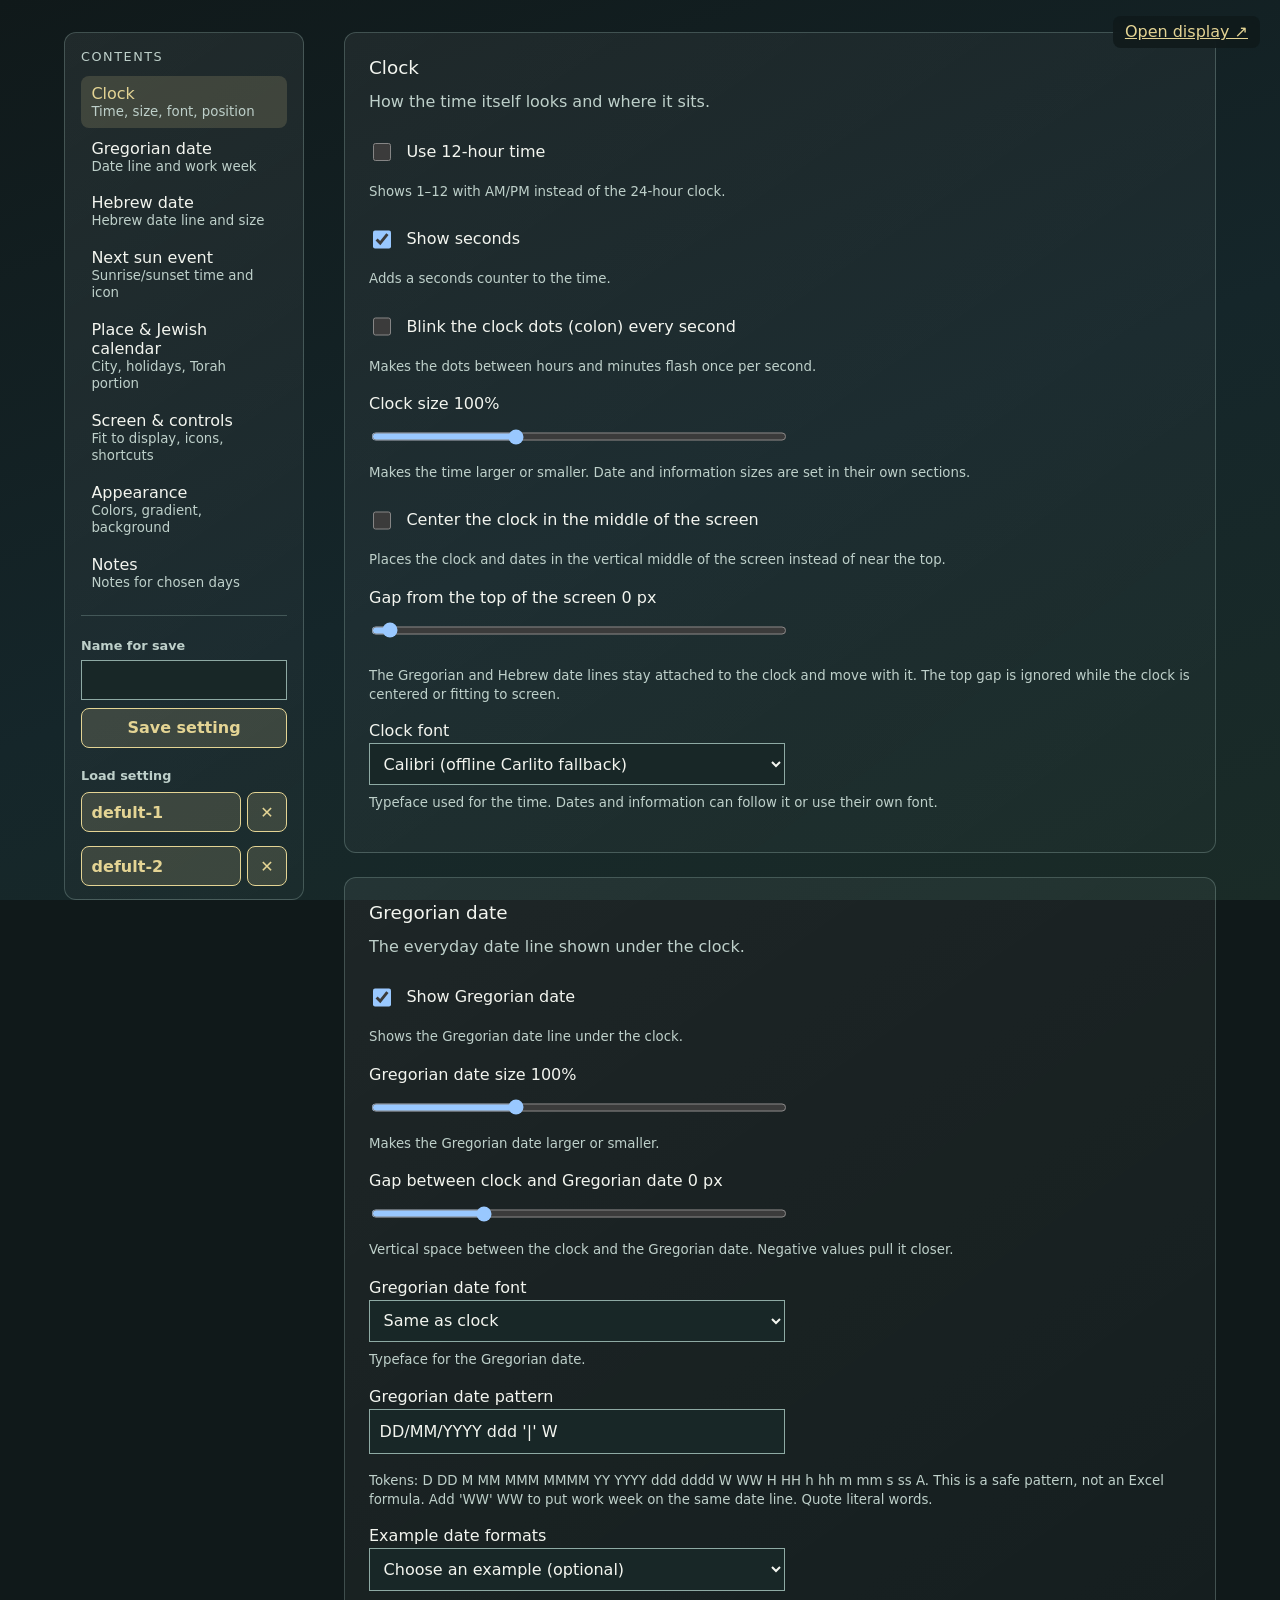
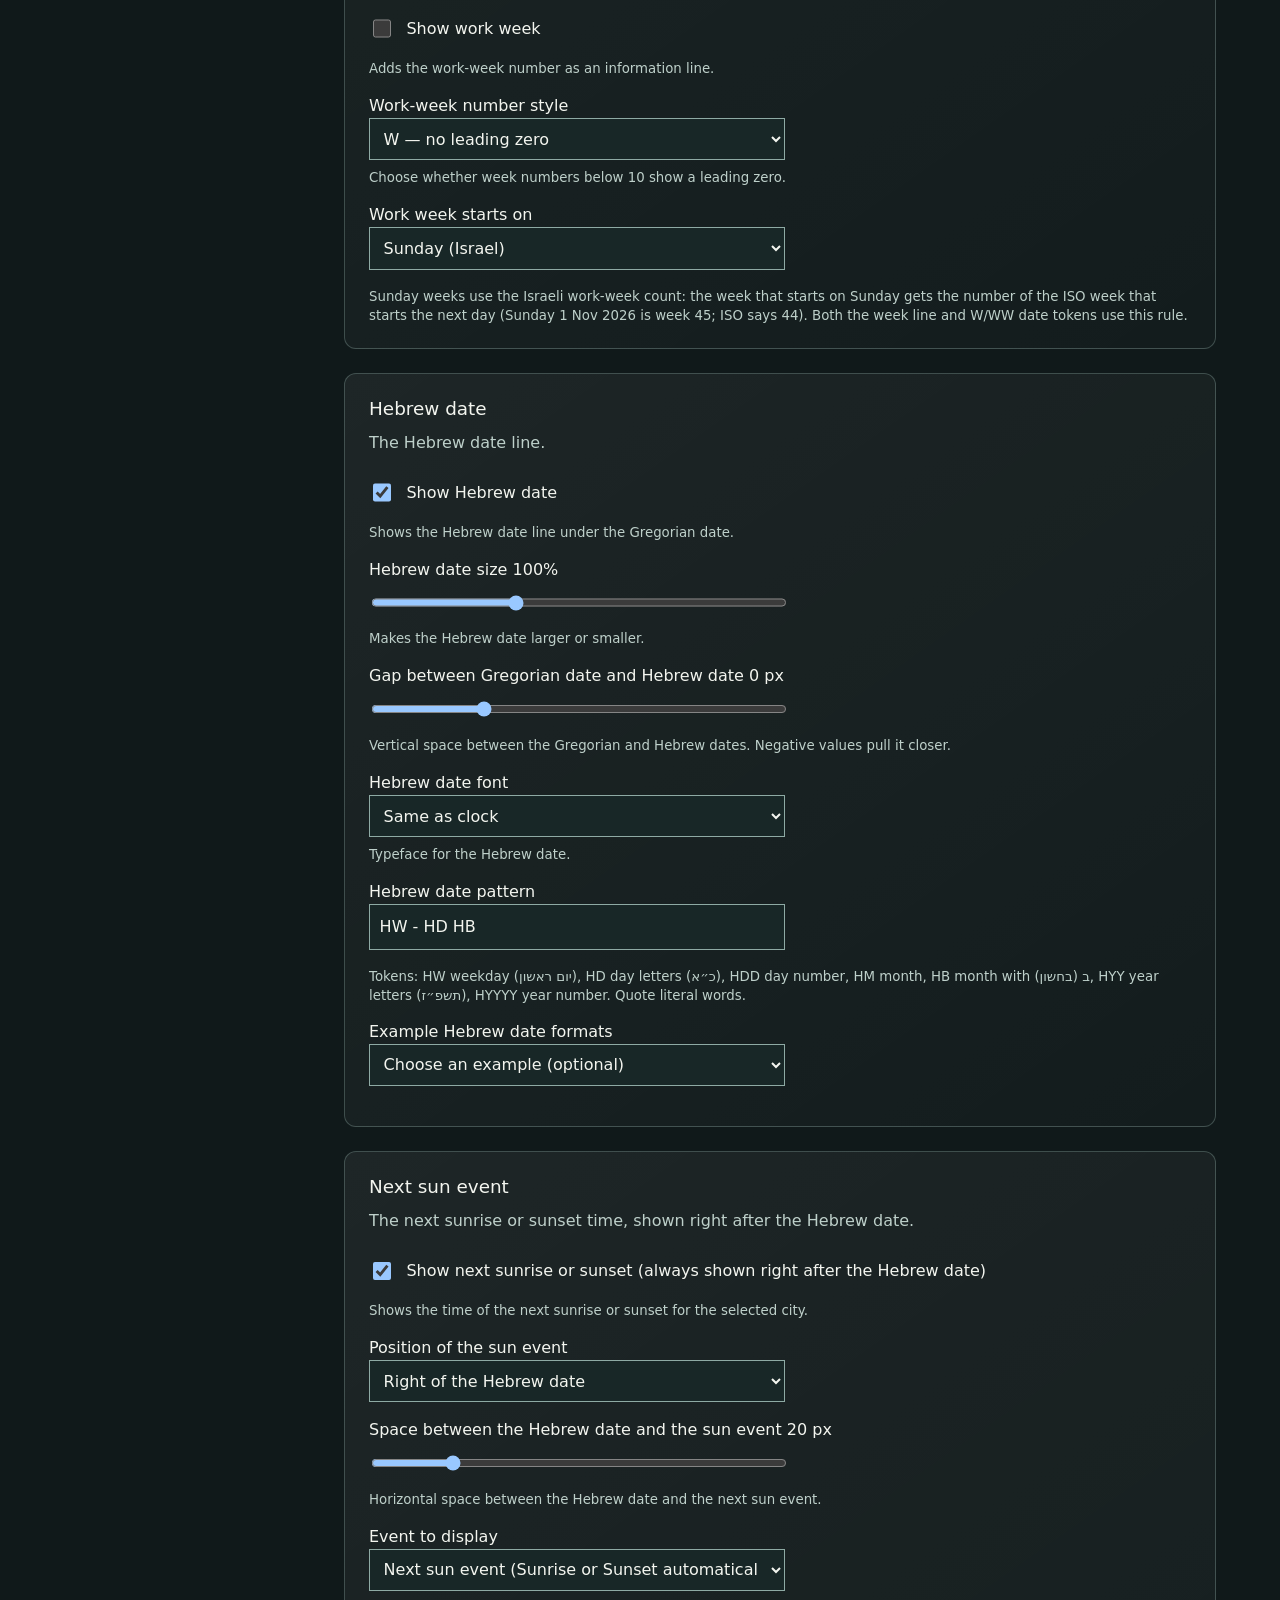
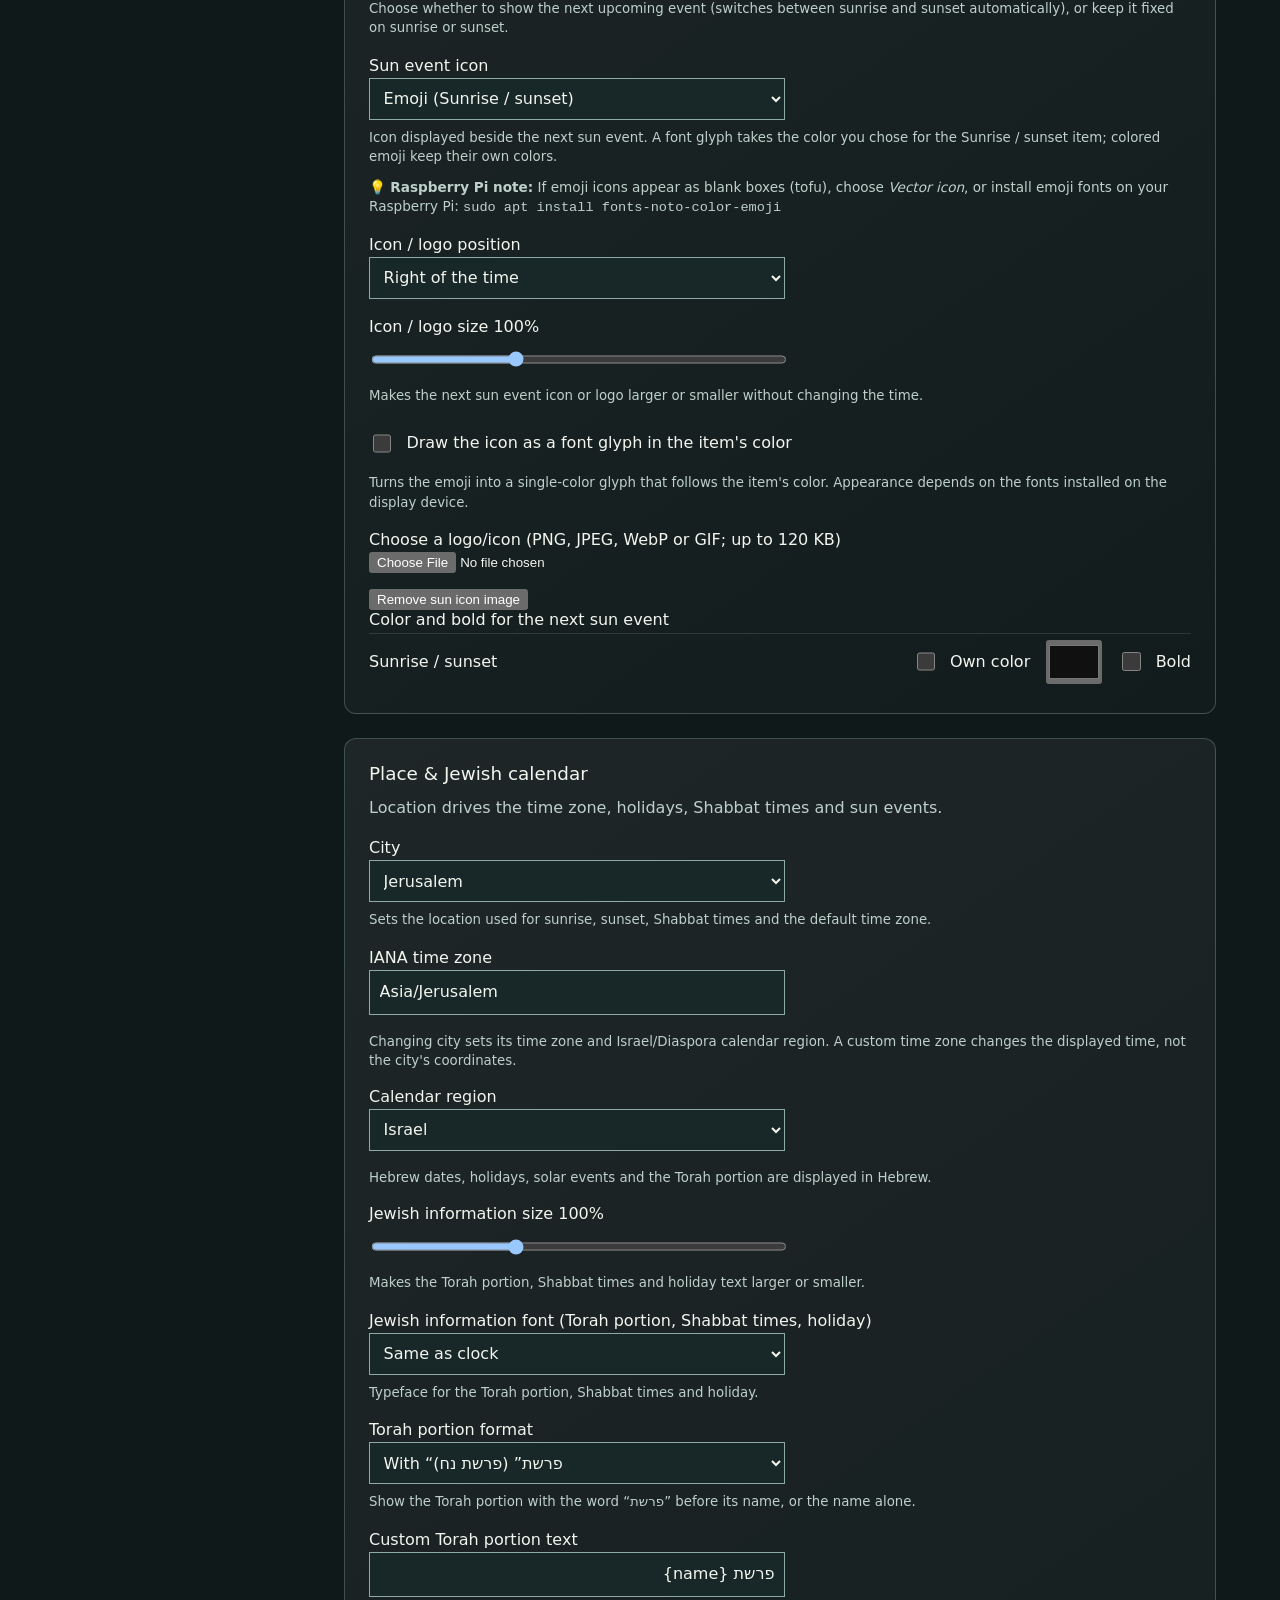
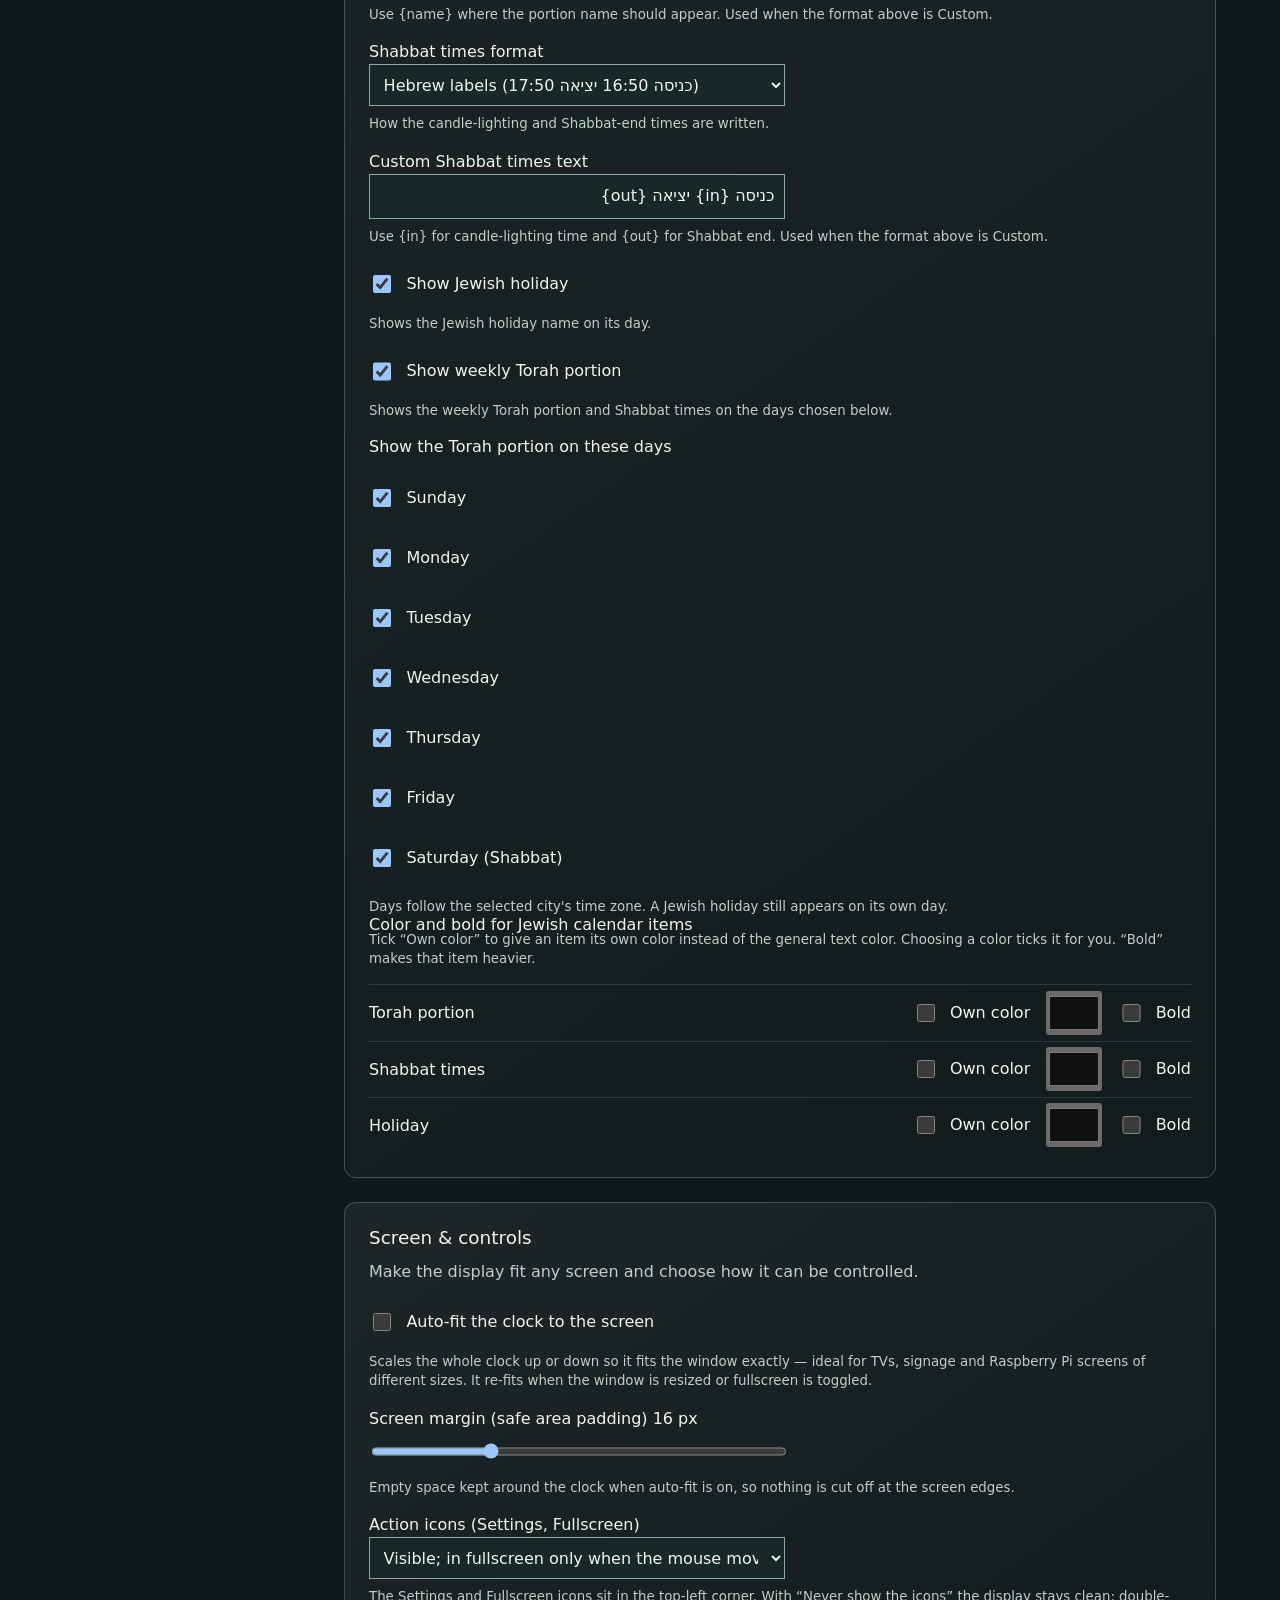
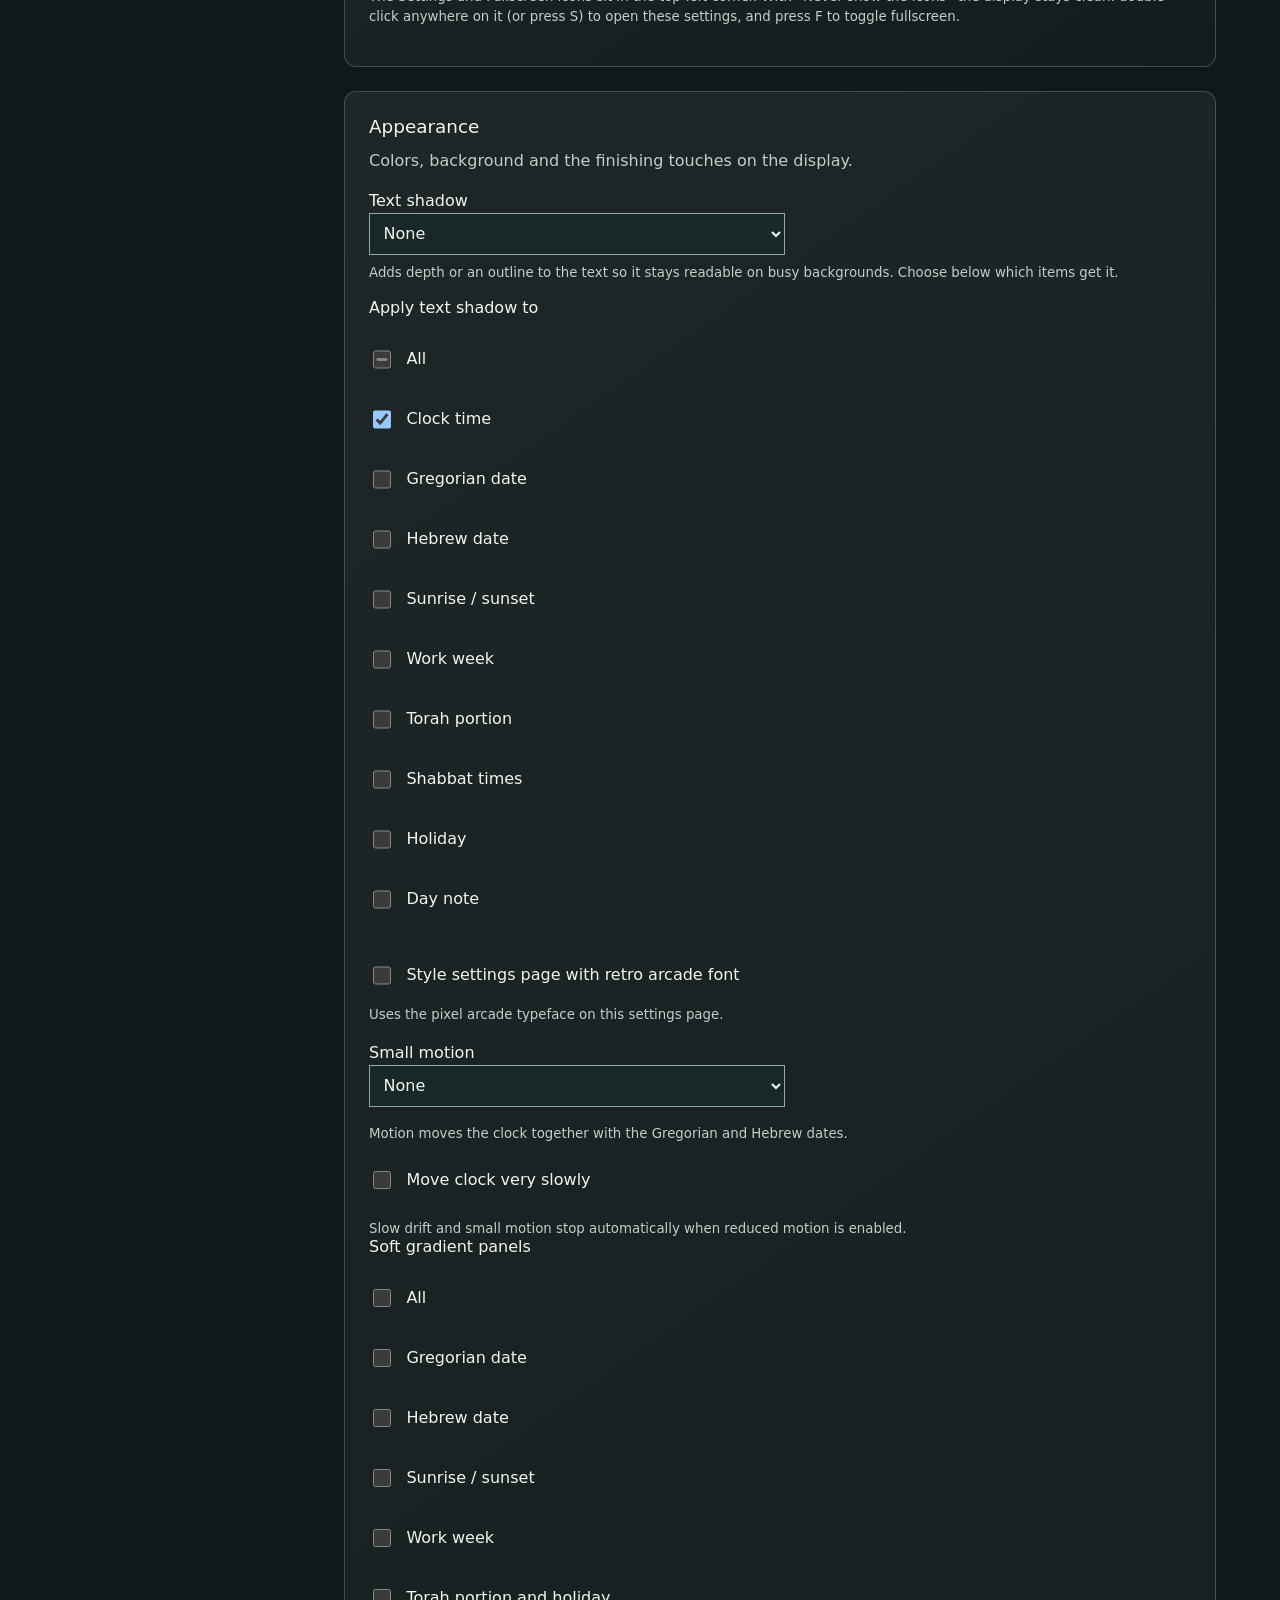
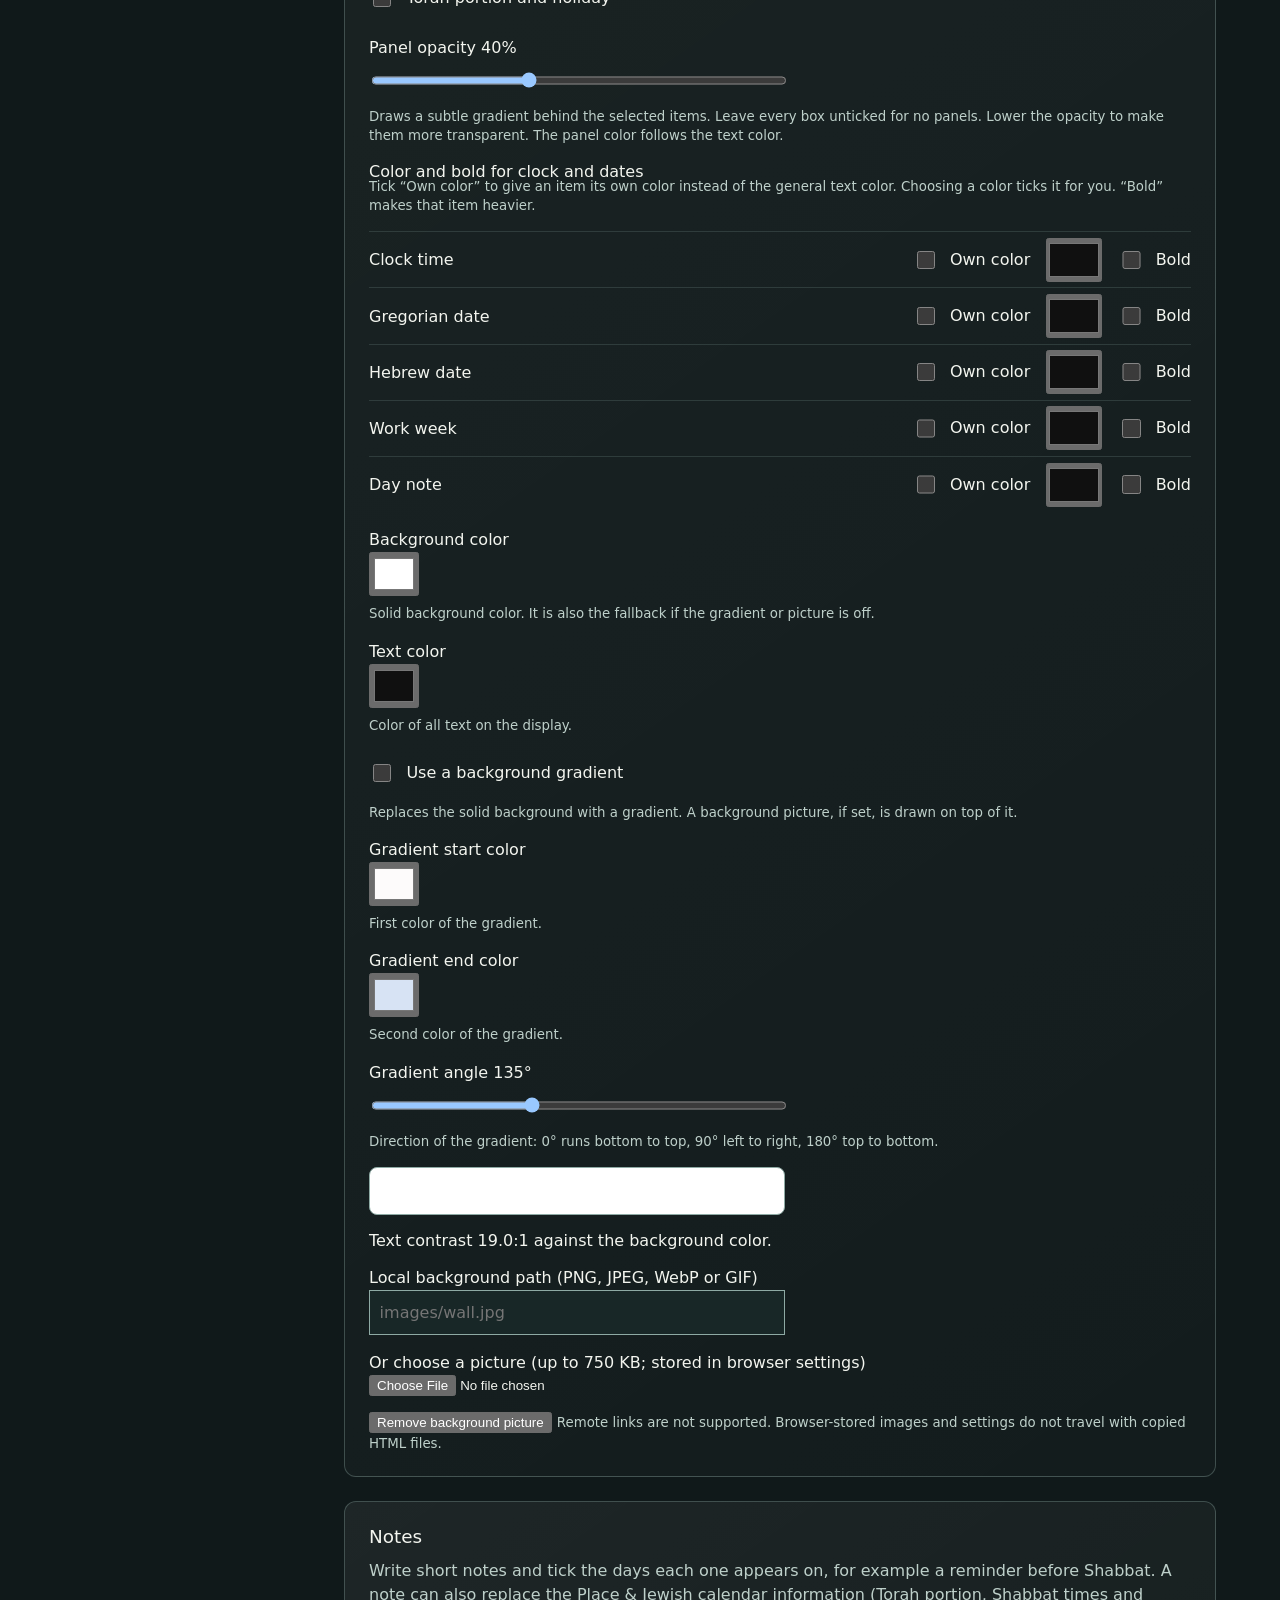
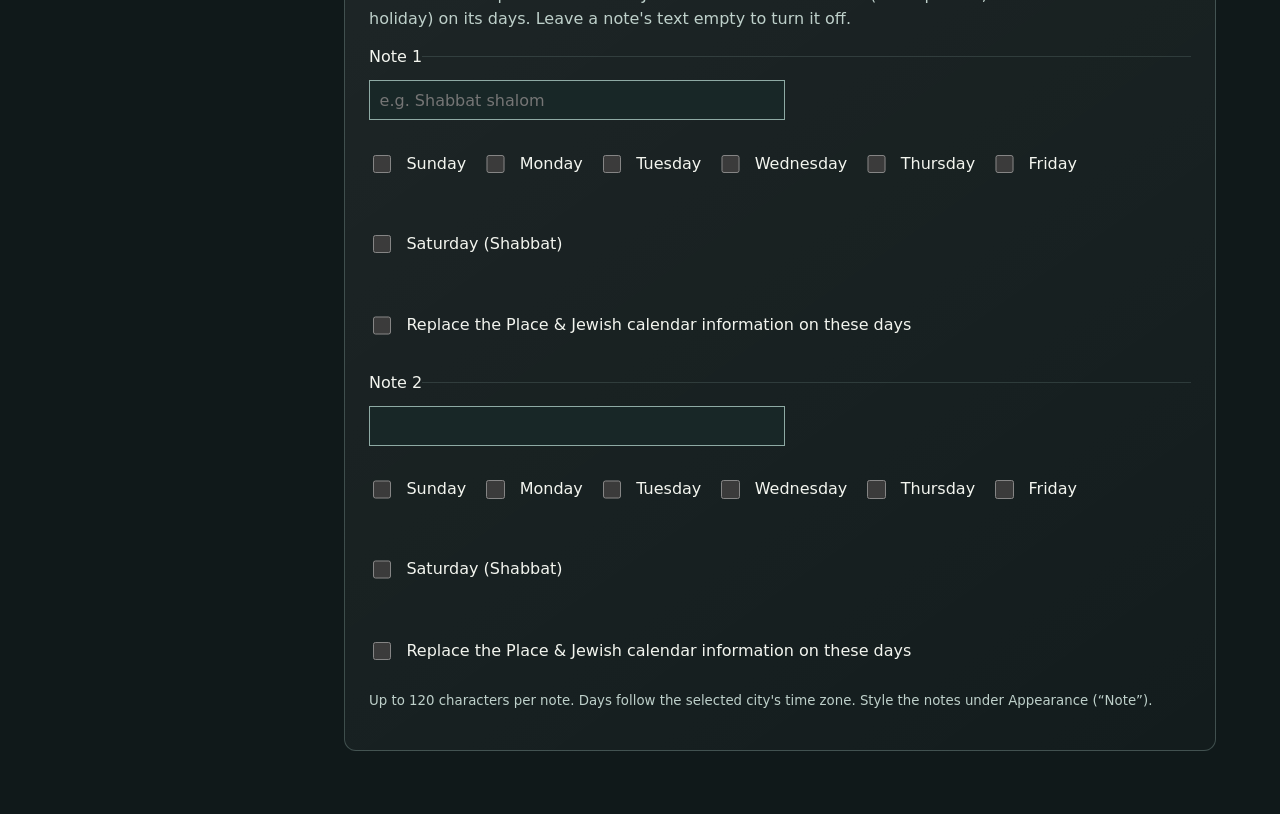
<file: settings.html>
<!doctype html>
<html lang="en">
  <head>
    <meta charset="utf-8" />
    <meta name="viewport" content="width=device-width, initial-scale=1" />
    <title>Webclock — minimal settings</title>
    <link rel="preconnect" href="https://fonts.googleapis.com" />
    <link rel="preconnect" href="https://fonts.gstatic.com" crossorigin />
    <link
      href="https://fonts.googleapis.com/css2?family=Press+Start+2P&display=swap"
      rel="stylesheet"
    />
    <style>
      :root {
        color-scheme: dark;
        font-family: system-ui, "Segoe UI", Arial, sans-serif;
        background: #10191a;
        color: #f3f5ef;
      }
      * {
        box-sizing: border-box;
      }
      body {
        margin: 0;
        padding: 1.5rem clamp(1rem, 5vw, 4rem) 4rem;
        min-height: 100vh;
        background: linear-gradient(160deg, #10191a 0%, #15262a 55%, #1a2b27 100%) fixed;
      }
      html {
        scroll-behavior: smooth;
      }
      @media (prefers-reduced-motion: reduce) {
        html {
          scroll-behavior: auto;
        }
      }
      header {
        position: fixed;
        inset: 1rem 1.25rem auto auto;
        z-index: 10;
      }
      header a {
        display: inline-block;
        padding: 0.4rem 0.75rem;
        border-radius: 0.5rem;
        background: rgba(16, 25, 26, 0.85);
        backdrop-filter: blur(6px);
      }
      h1 {
        position: absolute;
        width: 1px;
        height: 1px;
        overflow: hidden;
        clip-path: inset(50%);
        white-space: nowrap;
      }
      h2 {
        font-size: 1.15rem;
        font-weight: 500;
        margin: 0 0 1.25rem;
      }
      main {
        min-width: 0;
        max-width: 62rem;
      }
      .shell {
        display: grid;
        grid-template-columns: 15rem minmax(0, 1fr);
        gap: 2.5rem;
        max-width: 79.5rem;
        margin: 0.5rem 0 0;
      }
      .toc {
        position: sticky;
        top: 1rem;
        align-self: start;
        padding: 1rem;
        border: 1px solid rgba(142, 170, 164, 0.35);
        border-radius: 0.75rem;
        background: linear-gradient(145deg, rgba(255, 255, 255, 0.07), rgba(255, 255, 255, 0.02));
      }
      .toc h2 {
        font-size: 0.8rem;
        letter-spacing: 0.12em;
        text-transform: uppercase;
        margin: 0 0 0.75rem;
        color: #bed0ca;
      }
      .toc ul {
        list-style: none;
        margin: 0;
        padding: 0;
        display: grid;
        gap: 0.15rem;
      }
      .toc a {
        display: block;
        padding: 0.5rem 0.65rem;
        border-radius: 0.5rem;
        color: #f3f5ef;
        text-decoration: none;
      }
      .toc a:hover {
        background: rgba(255, 255, 255, 0.08);
      }
      .toc a[aria-current="true"] {
        background: rgba(228, 212, 148, 0.16);
        color: #e4d494;
      }
      .toc small {
        display: block;
        color: #bed0ca;
        line-height: 1.3;
      }
      .toc {
        max-height: calc(100vh - 2rem);
        overflow-y: auto;
      }
      .profiles {
        margin-top: 1rem;
        padding-top: 1rem;
        border-top: 1px solid rgba(142, 170, 164, 0.35);
      }
      .profiles label,
      .profiles h3 {
        display: block;
        margin: 0.25rem 0;
        color: #bed0ca;
        font-size: 0.8rem;
        font-weight: 700;
      }
      .profiles input[type="text"] {
        box-sizing: border-box;
        width: 100%;
        min-height: 2.5rem;
        padding: 0.4rem 0.6rem;
      }
      .profiles button {
        box-sizing: border-box;
        min-height: 2.5rem;
        border: 1px solid #e4d494;
        border-radius: 0.5rem;
        background: rgba(228, 212, 148, 0.16);
        color: #e4d494;
        font: inherit;
        font-weight: 700;
        cursor: pointer;
      }
      .profiles button:hover {
        background: rgba(228, 212, 148, 0.3);
      }
      #design-save {
        width: 100%;
        margin: 0.5rem 0 1rem;
      }
      #design-list {
        margin: 0;
        padding: 0;
        list-style: none;
      }
      #design-list li {
        display: flex;
        gap: 0.35rem;
        margin: 0.35rem 0;
      }
      #design-list .design-load {
        flex: 1;
        min-width: 0;
        overflow: hidden;
        padding: 0.3rem 0.6rem;
        text-align: left;
        text-overflow: ellipsis;
        white-space: nowrap;
      }
      #design-list .design-delete {
        width: 2.5rem;
      }
      #design-empty {
        margin: 0.25rem 0;
        color: #bed0ca;
        font-size: 0.8rem;
      }
      .profile-transfer {
        margin-top: 1rem;
        padding-top: 0.85rem;
        border-top: 1px solid rgba(228, 212, 148, 0.25);
        display: flex;
        flex-direction: column;
        gap: 0.45rem;
      }
      .profile-transfer button {
        width: 100%;
        padding: 0.35rem 0.6rem;
        font-size: 0.85rem;
      }
      .profile-transfer-title {
        margin: 0 0 0.2rem;
        font-size: 0.85rem;
        color: #e4d494;
        text-transform: uppercase;
        letter-spacing: 0.05em;
      }
      @media (max-width: 860px) {
        body {
          padding-top: 3.5rem;
        }
        .toc {
          top: 3.5rem;
        }
        .shell {
          grid-template-columns: minmax(0, 1fr);
          gap: 1rem;
        }
        .toc {
          z-index: 5;
          padding: 0.5rem;
          background: #15262a;
          max-height: 75vh;
        }
        .toc h2,
        .toc small {
          display: none;
        }
        .toc ul {
          display: flex;
          overflow-x: auto;
          gap: 0.25rem;
        }
        .toc a {
          white-space: nowrap;
        }
      }
      .section-intro {
        margin: -0.5rem 0 1rem;
        color: #bed0ca;
        line-height: 1.5;
      }
      .setting-help {
        display: block;
        margin: -0.5rem 0 1rem;
        line-height: 1.45;
      }
      .contrast-note {
        margin: 0.25rem 0 1rem;
      }
      .contrast-note[data-low] {
        color: #ffb9a8;
      }
      .gradient-preview {
        height: 3rem;
        max-width: 26rem;
        border: 1px solid #8eaaa4;
        border-radius: 0.5rem;
        margin-bottom: 1rem;
      }
      .intro,
      small {
        color: #bed0ca;
      }
      .columns {
        display: grid;
        grid-template-columns: minmax(0, 1fr);
        gap: 1.5rem;
      }
      section {
        border: 1px solid rgba(142, 170, 164, 0.35);
        border-radius: 0.75rem;
        background: linear-gradient(145deg, rgba(255, 255, 255, 0.06), rgba(255, 255, 255, 0.015));
        padding: 1.5rem;
        scroll-margin-top: 5rem;
      }
      label {
        display: block;
        margin: 1rem 0;
        line-height: 1.5;
      }
      .choice {
        display: flex;
        align-items: center;
        gap: 0.75rem;
        min-height: 2.75rem;
      }
      input[type="checkbox"] {
        width: 1.15rem;
        height: 1.15rem;
      }
      input:not([type="checkbox"]):not([type="color"]):not([type="file"]),
      select {
        display: block;
        width: 100%;
        max-width: 26rem;
        background: #182727;
        color: inherit;
        border: 1px solid #8eaaa4;
        border-radius: 0;
        padding: 0.6rem;
        font: inherit;
      }
      input[type="color"] {
        display: block;
        min-height: 2.75rem;
      }
      input[type="range"] {
        width: min(100%, 26rem);
      }
      input[type="file"] {
        display: block;
        max-width: 100%;
      }
      a {
        color: #e4d494;
      }
      a:focus-visible,
      input:focus-visible,
      select:focus-visible {
        outline: 3px solid #e4d494;
        outline-offset: 3px;
      }
      fieldset {
        border: 0;
        margin: 0;
        padding: 0;
      }
      .component-row {
        display: grid;
        grid-template-columns: minmax(8rem, 1fr) auto auto auto;
        align-items: center;
        gap: 0.5rem 1rem;
        padding: 0.35rem 0;
        border-top: 1px solid rgba(142, 170, 164, 0.2);
      }
      .component-row .choice {
        margin: 0;
      }
      .component-row input[type="color"] {
        width: 3.5rem;
        padding: 0;
      }
      @media (max-width: 550px) {
        .component-row {
          grid-template-columns: 1fr 1fr;
        }
        .component-name {
          grid-column: 1 / -1;
        }
      }
      legend {
        padding: 0;
        margin-bottom: 0.25rem;
      }
      .note-slot {
        display: grid;
        gap: 0.35rem 1rem;
        padding: 0.6rem 0;
        border-top: 1px solid rgba(142, 170, 164, 0.2);
      }
      .note-days {
        display: flex;
        flex-wrap: wrap;
        gap: 0.25rem 1rem;
      }
      #status {
        margin: 0 0 1rem;
      }
      #status:empty {
        display: none;
      }
      #status[data-error] {
        color: #ffb9a8;
      }
      :root[data-retro-theme="true"] {
        font-family: "Press Start 2P", monospace;
        font-size: 11px;
      }
      :root[data-retro-theme="true"] h1 {
        font-size: 13px;
        letter-spacing: 2px;
      }
      :root[data-retro-theme="true"] h2 {
        font-size: 10px;
        color: #4fc3f7;
        letter-spacing: 1px;
      }
      :root[data-retro-theme="true"] label {
        font-size: 9px;
        line-height: 1.6;
      }
      :root[data-retro-theme="true"] .intro,
      :root[data-retro-theme="true"] small {
        font-size: 8px;
        line-height: 1.6;
        color: #bed0ca;
      }
      :root[data-retro-theme="true"] input:not([type="checkbox"]):not([type="color"]):not([type="file"]),
      :root[data-retro-theme="true"] select {
        font-family: "Press Start 2P", monospace;
        font-size: 9px;
        background: #141414;
        border: 2px solid #333;
        padding: 8px;
      }
      :root[data-retro-theme="true"] input:not([type="checkbox"]):not([type="color"]):not([type="file"]):focus,
      :root[data-retro-theme="true"] select:focus {
        border-color: #4fc3f7;
      }
      :root[data-retro-theme="true"] a {
        font-family: "Press Start 2P", monospace;
        font-size: 9px;
        color: #4fc3f7;
      }
      :root[data-retro-theme="true"] output {
        color: #4fc3f7;
      }
    </style>
  </head>
  <body>
    <header>
      <h1>Minimal clock / settings</h1>
      <a href="index.html" target="minimal-display">Open display ↗</a>
    </header>
    <div class="shell">
    <nav class="toc" id="toc" aria-label="Settings sections">
      <h2>Contents</h2>
      <ul>
        <li><a href="#sec-clock">Clock<small>Time, size, font, position</small></a></li>
        <li><a href="#sec-gregorian">Gregorian date<small>Date line and work week</small></a></li>
        <li><a href="#sec-hebrew">Hebrew date<small>Hebrew date line and size</small></a></li>
        <li><a href="#sec-sun">Next sun event<small>Sunrise/sunset time and icon</small></a></li>
        <li><a href="#sec-place">Place &amp; Jewish calendar<small>City, holidays, Torah portion</small></a></li>
        <li><a href="#sec-screen">Screen &amp; controls<small>Fit to display, icons, shortcuts</small></a></li>
        <li><a href="#sec-appearance">Appearance<small>Colors, gradient, background</small></a></li>
        <li><a href="#sec-lines">Notes<small>Notes for chosen days</small></a></li>
      </ul>
      <div class="profiles">
        <label for="design-name">Name for save</label>
        <input id="design-name" type="text" maxlength="30" autocomplete="off" />
        <button type="button" id="design-save">Save setting</button>
        <h3 id="design-heading">Load setting</h3>
        <ul id="design-list" aria-labelledby="design-heading"></ul>
        <p id="design-empty" hidden>No saved settings yet.</p>
        <div class="profile-transfer">
          <h4 class="profile-transfer-title">Transfer &amp; Backup</h4>
          <button type="button" id="transfer-export" title="Download your settings to a .json file">Export settings (file)</button>
          <input type="file" id="transfer-import-file" accept=".json,application/json" hidden />
          <button type="button" id="transfer-import" title="Load settings from a .json file">Import settings (file)</button>
          <button type="button" id="transfer-link" title="Copy URL link with settings to clipboard">Copy shareable link</button>
        </div>
      </div>
    </nav>
    <main>
      <p id="status" role="status" aria-live="polite"></p>
      <form id="settings" class="columns" novalidate>
        <section id="sec-clock" aria-labelledby="h-clock">
          <h2 id="h-clock">Clock</h2>
          <p class="section-intro">How the time itself looks and where it sits.</p>
          <label class="choice"
            ><input name="is12Hour" type="checkbox" /> Use 12-hour time</label
          >
          <label class="choice"
            ><input name="showSeconds" type="checkbox" /> Show seconds</label
          >
          <label class="choice"
            ><input name="blinkColon" type="checkbox" /> Blink the clock dots
            (colon) every second</label
          >
          <label
            >Clock size <output id="scale-value"></output>
            <input name="scale" type="range" min="0.5" max="2" step="0.05" />
          </label>
          <label class="choice"
            ><input name="centerClock" type="checkbox" /> Center the clock in
            the middle of the screen</label
          >
          <label
            >Gap from the top of the screen
            <output id="topGap-value"></output>
            <input name="topGap" type="range" min="0" max="600" step="10" />
          </label>
          <small
            >The Gregorian and Hebrew date lines stay attached to the clock and
            move with it. The top gap is ignored while the clock is
            centered or fitting to screen.</small
          >
          <label
            >Clock font
            <select name="clockFont">
              <option value="calibri">
                Calibri (offline Carlito fallback)
              </option>
              <option value="retro">Retro digital (seven-segment)</option>
              <option value="arcade">Retro arcade (Press Start 2P)</option>
              <option value="system">System (clean)</option>
              <option value="serif">Serif (classic)</option>
              <option value="mono">Monospace (digital)</option>
              <option value="sans">Sans-serif (simple)</option>
            </select>
          </label>
        </section>
        <section id="sec-gregorian" aria-labelledby="h-gregorian">
          <h2 id="h-gregorian">Gregorian date</h2>
          <p class="section-intro">The everyday date line shown under the clock.</p>
          <label class="choice"
            ><input name="showDate" type="checkbox" /> Show Gregorian
            date</label
          >
          <label
            >Gregorian date size <output id="dateScale-value"></output>
            <input name="dateScale" type="range" min="0.5" max="2" step="0.05" />
          </label>
          <label
            >Gap between clock and Gregorian date
            <output id="dateGap-value"></output>
            <input name="dateGap" type="range" min="-40" max="120" step="2" />
          </label>
          <label
            >Gregorian date font
            <select name="dateFont">
              <option value="inherit">Same as clock</option>
              <option value="arcade">Retro arcade (Press Start 2P)</option>
              <option value="calibri">Calibri (offline Carlito fallback)</option>
              <option value="system">System (clean)</option>
              <option value="serif">Serif (classic)</option>
              <option value="mono">Monospace (digital)</option>
              <option value="sans">Sans-serif (simple)</option>
            </select>
          </label>
          <label
            >Gregorian date pattern
            <input
              name="dateFormat"
              type="text"
              maxlength="160"
              spellcheck="false"
              aria-describedby="pattern-help"
            />
          </label>
          <small id="pattern-help"
            >Tokens: D DD M MM MMM MMMM YY YYYY ddd dddd W WW H HH h hh m mm s
            ss A. This is a safe pattern, not an Excel formula. Add 'WW' WW to
            put work week on the same date line. Quote literal words.</small
          >
          <label
            >Example date formats
            <select id="date-example">
              <option value="">Choose an example (optional)</option>
              <option value="dddd, D MMMM YYYY 'WW' WW">
                Day, date and week on one line
              </option>
              <option value="DD/MM/YYYY">Day/month/year</option>
              <option value="YYYY-MM-DD">ISO date</option>
            </select>
          </label>
          <label class="choice"
            ><input name="showWeek" type="checkbox" /> Show work week</label
          >
          <label
            >Work-week number style
            <select name="weekFormat">
              <option value="W">W — no leading zero</option>
              <option value="WW">WW — leading zero</option>
            </select>
          </label>
          <label
            >Work week starts on
            <select name="weekStartsOn">
              <option value="sunday">Sunday (Israel)</option>
              <option value="monday">Monday (ISO 8601)</option>
            </select>
          </label>
          <small
            >Sunday weeks use the Israeli work-week count: the week that starts
            on Sunday gets the number of the ISO week that starts the next day
            (Sunday 1 Nov 2026 is week 45; ISO says 44). Both the week line and
            W/WW date tokens use this rule.</small
          >
        </section>
        <section id="sec-hebrew" aria-labelledby="h-hebrew">
          <h2 id="h-hebrew">Hebrew date</h2>
          <p class="section-intro">
            The Hebrew date line.
          </p>
          <label class="choice"
            ><input name="showHebrew" type="checkbox" /> Show Hebrew date</label
          >
          <label
            >Hebrew date size <output id="hebrewScale-value"></output>
            <input
              name="hebrewScale"
              type="range"
              min="0.5"
              max="2"
              step="0.05"
            />
          </label>
          <label
            >Gap between Gregorian date and Hebrew date
            <output id="hebrewGap-value"></output>
            <input name="hebrewGap" type="range" min="-40" max="120" step="2" />
          </label>
          <label
            >Hebrew date font
            <select name="hebrewFont">
              <option value="inherit">Same as clock</option>
              <option value="arcade">Retro arcade (Press Start 2P)</option>
              <option value="calibri">Calibri (offline Carlito fallback)</option>
              <option value="system">System (clean)</option>
              <option value="serif">Serif (classic)</option>
              <option value="mono">Monospace (digital)</option>
              <option value="sans">Sans-serif (simple)</option>
            </select>
          </label>
          <label
            >Hebrew date pattern
            <input
              name="hebrewDateFormat"
              type="text"
              maxlength="160"
              spellcheck="false"
              aria-describedby="hebrew-pattern-help"
            />
          </label>
          <small id="hebrew-pattern-help"
            >Tokens: HW weekday (יום ראשון), HD day letters (כ״א), HDD day number,
            HM month, HB month with ב (בחשון), HYY year letters (תשפ״ז), HYYYY
            year number. Quote literal words.</small
          >
          <label
            >Example Hebrew date formats
            <select id="hebrew-date-example">
              <option value="">Choose an example (optional)</option>
              <option value="HW - HD HB">Weekday - day in month</option>
              <option value="HD HB HYY">Day, month and year</option>
              <option value="HDD HM HYYYY">Numeric day and year</option>
              <option value="HD HM">Day and month</option>
            </select>
          </label>
        </section>
        <section id="sec-sun" aria-labelledby="h-sun">
          <h2 id="h-sun">Next sun event</h2>
          <p class="section-intro">
            The next sunrise or sunset time, shown right after the Hebrew date.
          </p>
          <label class="choice"
            ><input name="showSun" type="checkbox" /> Show next sunrise or
            sunset (always shown right after the Hebrew date)</label
          >
          <label
            >Position of the sun event
            <select name="sunSide">
              <option value="right">Right of the Hebrew date</option>
              <option value="left">Left of the Hebrew date</option>
            </select>
          </label>
          <label
            >Space between the Hebrew date and the sun event
            <output id="sunGap-value"></output>
            <input name="sunGap" type="range" min="0" max="120" step="2" />
          </label>
          <label
            >Event to display
            <select name="sunEvent">
              <option value="next">Next sun event (Sunrise or Sunset automatically)</option>
              <option value="sunrise">Sunrise only (הנץ החמה)</option>
              <option value="sunset">Sunset only (שקיעה)</option>
            </select>
          </label>
          <label
            >Sun event icon
            <select name="sunIcon">
              <option value="svg">Vector icon (Sunrise ↑ / Sunset ↓) (Raspberry Pi compatible)</option>
              <option value="emoji">Emoji (Sunrise / sunset)</option>
              <option value="scene">Landscape emoji (Sun over horizon)</option>
              <option value="custom">My logo / picture</option>
              <option value="none">No icon</option>
            </select>
          </label>
          <p class="field-hint" style="margin-top: -0.3rem; margin-bottom: 0.8rem; font-size: 0.85rem; color: #bed0ca; line-height: 1.4;">
            💡 <strong>Raspberry Pi note:</strong> If emoji icons appear as blank boxes (tofu), choose <em>Vector icon</em>, or install emoji fonts on your Raspberry Pi: <code>sudo apt install fonts-noto-color-emoji</code>
          </p>
          <label
            >Icon / logo position
            <select name="sunIconSide">
              <option value="right">Right of the time</option>
              <option value="left">Left of the time</option>
            </select>
          </label>
          <label
            >Icon / logo size <output id="sunIconScale-value"></output>
            <input
              name="sunIconScale"
              type="range"
              min="0.5"
              max="2"
              step="0.05"
            />
          </label>
          <label class="choice"
            ><input name="sunIconMono" type="checkbox" /> Draw the icon as a
            font glyph in the item's color</label
          >
          <label
            >Choose a logo/icon (PNG, JPEG, WebP or GIF; up to 120 KB)
            <input
              id="sun-picture"
              type="file"
              accept="image/png,image/jpeg,image/webp,image/gif"
            />
          </label>
          <button id="remove-sun-picture" type="button">
            Remove sun icon image
          </button>
          <fieldset class="component-styles" id="component-styles-sun">
            <legend>Color and bold for the next sun event</legend>
          </fieldset>
        </section>
        <section id="sec-place" aria-labelledby="h-place">
          <h2 id="h-place">Place &amp; Jewish calendar</h2>
          <p class="section-intro">
            Location drives the time zone, holidays, Shabbat times and sun events.
          </p>
          <label
            >City
            <select name="city">
              <option value="jerusalem">Jerusalem</option>
              <option value="haifa">Haifa</option>
              <option value="tel-aviv">Tel Aviv</option>
              <option value="kiryat-gat">Kiryat Gat</option>
              <option value="beersheba">Beersheba</option>
              <option value="new-york">New York</option>
              <option value="london">London</option>
              <option value="paris">Paris</option>
              <option value="tokyo">Tokyo</option>
              <option value="sydney">Sydney</option>
            </select>
          </label>
          <label
            >IANA time zone
            <input
              name="timeZone"
              type="text"
              maxlength="64"
              spellcheck="false"
              placeholder="Asia/Jerusalem"
            />
          </label>
          <small
            >Changing city sets its time zone and Israel/Diaspora calendar
            region. A custom time zone changes the displayed time, not the
            city's coordinates.</small
          >
          <label
            >Calendar region
            <select name="region">
              <option value="israel">Israel</option>
              <option value="diaspora">Diaspora</option>
            </select>
          </label>
          <small
            >Hebrew dates, holidays, solar events and the Torah portion are
            displayed in Hebrew.</small
          >
          <label
            >Jewish information size <output id="jewishScale-value"></output>
            <input
              name="jewishScale"
              type="range"
              min="0.5"
              max="2"
              step="0.05"
            />
          </label>
          <label
            >Jewish information font (Torah portion, Shabbat times, holiday)
            <select name="jewishFont">
              <option value="inherit">Same as clock</option>
              <option value="arcade">Retro arcade (Press Start 2P)</option>
              <option value="calibri">Calibri (offline Carlito fallback)</option>
              <option value="system">System (clean)</option>
              <option value="serif">Serif (classic)</option>
              <option value="mono">Monospace (digital)</option>
              <option value="sans">Sans-serif (simple)</option>
            </select>
          </label>
          <label
            >Torah portion format
            <select name="parashahFormat">
              <option value="prefix">With “פרשת” (פרשת נח)</option>
              <option value="name">Name only (נח)</option>
              <option value="custom">Custom (edit the text below)</option>
            </select>
          </label>
          <label
            >Custom Torah portion text
            <input
              name="parashahPattern"
              type="text"
              maxlength="80"
              dir="auto"
              spellcheck="false"
            />
          </label>
          <small class="setting-help"
            >Use {name} where the portion name should appear. Used when the
            format above is Custom.</small
          >
          <label
            >Shabbat times format
            <select name="shabbatFormat">
              <option value="he">Hebrew labels (כניסה 16:50 יציאה 17:50)</option>
              <option value="en">English labels (Candles 16:50 · Havdalah 17:50)</option>
              <option value="times">Times only (16:50 – 17:50)</option>
              <option value="custom">Custom (edit the text below)</option>
            </select>
          </label>
          <label
            >Custom Shabbat times text
            <input
              name="shabbatPattern"
              type="text"
              maxlength="80"
              dir="auto"
              spellcheck="false"
            />
          </label>
          <small class="setting-help"
            >Use {in} for candle-lighting time and {out} for Shabbat end. Used
            when the format above is Custom.</small
          >
          <label class="choice"
            ><input name="showHoliday" type="checkbox" /> Show Jewish
            holiday</label
          >
          <label class="choice"
            ><input name="showParashah" type="checkbox" /> Show weekly Torah
            portion</label
          >
          <fieldset>
            <legend>Show the Torah portion on these days</legend>
            <label class="choice"
              ><input name="parashahSun" type="checkbox" /> Sunday</label
            >
            <label class="choice"
              ><input name="parashahMon" type="checkbox" /> Monday</label
            >
            <label class="choice"
              ><input name="parashahTue" type="checkbox" /> Tuesday</label
            >
            <label class="choice"
              ><input name="parashahWed" type="checkbox" /> Wednesday</label
            >
            <label class="choice"
              ><input name="parashahThu" type="checkbox" /> Thursday</label
            >
            <label class="choice"
              ><input name="parashahFri" type="checkbox" /> Friday</label
            >
            <label class="choice"
              ><input name="parashahSat" type="checkbox" /> Saturday
              (Shabbat)</label
            >
          </fieldset>
          <small
            >Days follow the selected city's time zone. A Jewish holiday still
            appears on its own day.</small
          >
          <fieldset class="component-styles" id="component-styles-jewish">
            <legend>Color and bold for Jewish calendar items</legend>
            <small class="setting-help"
              >Tick “Own color” to give an item its own color instead of the
              general text color. Choosing a color ticks it for you. “Bold”
              makes that item heavier.</small
            >
          </fieldset>
        </section>

        <section id="sec-screen" aria-labelledby="h-screen">
          <h2 id="h-screen">Screen &amp; controls</h2>
          <p class="section-intro">
            Make the display fit any screen and choose how it can be controlled.
          </p>
          <label class="choice"
            ><input name="fitScreen" type="checkbox" /> Auto-fit the clock to
            the screen</label
          >
          <label
            >Screen margin (safe area padding)
            <output id="screenPadding-value"></output>
            <input name="screenPadding" type="range" min="0" max="60" step="2" />
          </label>
          <label
            >Action icons (Settings, Fullscreen)
            <select name="navMode">
              <option value="mouse">
                Hide when the mouse is idle or outside (show on mouse move)
              </option>
              <option value="auto">
                Visible; in fullscreen only when the mouse moves
              </option>
              <option value="always">Always visible</option>
              <option value="hidden">Never show the icons</option>
            </select>
          </label>
        </section>
        <section id="sec-appearance" aria-labelledby="h-appearance">
          <h2 id="h-appearance">Appearance</h2>
          <p class="section-intro">
            Colors, background and the finishing touches on the display.
          </p>
          <label
            >Text shadow
            <select name="textShadow">
              <option value="none">None</option>
              <option value="retro">Retro pixel outline (retrofont style)</option>
              <option value="soft">Soft</option>
              <option value="depth">3D depth</option>
              <option value="extrude">3D extruded</option>
              <option value="strong">Strong drop shadow</option>
              <option value="light">Light shadow (for dark backgrounds)</option>
              <option value="hard">Hard offset</option>
              <option value="outline">Thin dark outline</option>
              <option value="long">Long diagonal shadow</option>
              <option value="emboss">Emboss</option>
              <option value="glow">Glow (text color)</option>
              <option value="neon">Neon glow (text color)</option>
            </select>
          </label>
          <fieldset class="shadow-targets" id="shadow-targets">
            <legend>Apply text shadow to</legend>
            <label class="choice"
              ><input id="shadow-all" type="checkbox" /> All</label
            >
          </fieldset>
          <label class="choice"
            ><input name="retroSettingsTheme" type="checkbox" /> Style settings
            page with retro arcade font</label
          >
          <label
            >Small motion
            <select name="motion">
              <option value="none">None</option>
              <option value="float">Gentle float</option>
              <option value="sway">3D sway</option>
              <option value="pulse">Soft pulse (breathing)</option>
              <option value="orbit">Slow circle</option>
              <option value="tilt">Gentle tilt</option>
            </select>
          </label>
          <small
            >Motion moves the clock together with the Gregorian and Hebrew
            dates.</small
          >
          <label class="choice"
            ><input name="slowDrift" type="checkbox" /> Move clock very
            slowly</label
          >
          <small
            >Slow drift and small motion stop automatically when reduced
            motion is enabled.</small
          >
          <fieldset class="panel-options" id="panel-options">
            <legend>Soft gradient panels</legend>
            <label class="choice"
              ><input id="panels-all" type="checkbox" /> All</label
            >
            <label class="choice"
              ><input name="panelGregorian" type="checkbox" /> Gregorian
              date</label
            >
            <label class="choice"
              ><input name="panelHebrew" type="checkbox" /> Hebrew date</label
            >
            <label class="choice"
              ><input name="panelSun" type="checkbox" /> Sunrise /
              sunset</label
            >
            <label class="choice"
              ><input name="panelWeek" type="checkbox" /> Work week</label
            >
            <label class="choice"
              ><input name="panelParashah" type="checkbox" /> Torah portion
              and holiday</label
            >
            <label
              >Panel opacity <output id="panelOpacity-value"></output>
              <input
                name="panelOpacity"
                type="range"
                min="5"
                max="100"
                step="5"
              />
            </label>
            <small class="setting-help"
              >Draws a subtle gradient behind the selected items. Leave every
              box unticked for no panels. Lower the opacity to make them more
              transparent. The panel color follows the text color.</small
            >
          </fieldset>
          <fieldset class="component-styles" id="component-styles">
            <legend>Color and bold for clock and dates</legend>
            <small class="setting-help"
              >Tick “Own color” to give an item its own color instead of the
              general text color. Choosing a color ticks it for you. “Bold”
              makes that item heavier.</small
            >
          </fieldset>
          <label>Background color <input name="bgColor" type="color" /></label>
          <label>Text color <input name="fontColor" type="color" /></label>
          <label class="choice"
            ><input name="gradientEnabled" type="checkbox" /> Use a background
            gradient</label
          >
          <label>Gradient start color <input name="gradientStart" type="color" /></label>
          <label>Gradient end color <input name="gradientEnd" type="color" /></label>
          <label
            >Gradient angle <output id="gradientAngle-value"></output>
            <input name="gradientAngle" type="range" min="0" max="360" step="5" />
          </label>
          <div class="gradient-preview" id="gradient-preview" aria-hidden="true"></div>
          <p class="contrast-note" id="contrast-note"></p>
          <label
            >Local background path (PNG, JPEG, WebP or GIF)
            <input name="bgImage" type="text" placeholder="images/wall.jpg" />
          </label>
          <label
            >Or choose a picture (up to 750 KB; stored in browser settings)
            <input
              id="picture"
              type="file"
              accept="image/png,image/jpeg,image/webp,image/gif"
            />
          </label>
          <button id="remove-picture" type="button">
            Remove background picture
          </button>
          <small
            >Remote links are not supported. Browser-stored images and settings
            do not travel with copied HTML files.</small
          >
        </section>
        <section id="sec-lines" aria-labelledby="h-lines">
          <h2 id="h-lines">Notes</h2>
          <p class="section-intro">
            Write short notes and tick the days each one appears on, for
            example a reminder before Shabbat. A note can also replace the
            Place &amp; Jewish calendar information (Torah portion, Shabbat
            times and holiday) on its days. Leave a note's text empty to turn
            it off.
          </p>
          <div id="note-slots"></div>
          <small class="setting-help"
            >Up to 120 characters per note. Days follow the selected city's
            time zone. Style the notes under Appearance (“Note”).</small
          >
        </section>
      </form>
    </main>
    </div>
    <script>
      (() => {
        "use strict";
        const KEY = "webclockMinimalConfig";
        const cities = {
          jerusalem: ["Asia/Jerusalem", "israel"],
          haifa: ["Asia/Jerusalem", "israel"],
          "tel-aviv": ["Asia/Jerusalem", "israel"],
          "kiryat-gat": ["Asia/Jerusalem", "israel"],
          beersheba: ["Asia/Jerusalem", "israel"],
          "new-york": ["America/New_York", "diaspora"],
          london: ["Europe/London", "diaspora"],
          paris: ["Europe/Paris", "diaspora"],
          tokyo: ["Asia/Tokyo", "diaspora"],
          sydney: ["Australia/Sydney", "diaspora"],
        };
        const defaults = {
          version: 1,
          is12Hour: false,
          showSeconds: true,
          blinkColon: false,
          jewishScale: 1,
          sunIconScale: 1,
          showDate: true,
          dateFormat: "DD/MM/YYYY ddd '|' W",
          position: "center",
          scale: 1,
          bgColor: "#ffffff",
          fontColor: "#101010",
          bgImage: "",
          city: "jerusalem",
          timeZone: "Asia/Jerusalem",
          region: "israel",
          hebrewLanguage: "both",
          showHebrew: true,
          showSun: true,
          showHoliday: true,
          showParashah: true,
          showWeek: false,
          weekFormat: "W",
          weekStartsOn: "sunday",
          sunEvent: "next",
          sunIcon: "emoji",
          sunIconSide: "right",
          sunSide: "right",
          parashahFormat: "prefix",
          shabbatFormat: "he",
          parashahPattern: "פרשת {name}",
          shabbatPattern: "כניסה {in} יציאה {out}",
          sunIconMono: false,
          sunLogo: "",
          clockFont: "calibri",
          dateFont: "inherit",
          hebrewFont: "inherit",
          jewishFont: "inherit",
          retroSettingsTheme: false,
          navMode: "auto",
          clockFace: "full",
          slowDrift: false,
          textShadow: "none",
          motion: "none",
          hebrewDateFormat: "HW - HD HB",
          layoutRevision: 2,
          parashahSun: true,
          parashahMon: true,
          parashahTue: true,
          parashahWed: true,
          parashahThu: true,
          parashahFri: true,
          parashahSat: true,
          dateScale: 1,
          hebrewScale: 1,
          dateGap: 0,
          hebrewGap: 0,
          sunGap: 20,
          topGap: 0,
          centerClock: false,
          fitScreen: false,
          screenPadding: 16,
          gradientEnabled: false,
          gradientStart: "#fdfbfb",
          gradientEnd: "#d7e3f4",
          gradientAngle: 135,
          panelGregorian: false,
          panelHebrew: false,
          panelSun: false,
          panelWeek: false,
          panelParashah: false,
          panelOpacity: 40,
        };
        const form = document.getElementById("settings");
        const styledComponents = [
          ["time", "Clock time"],
          ["date", "Gregorian date"],
          ["hebrew", "Hebrew date"],
          ["sun", "Sunrise / sunset"],
          ["week", "Work week"],
          ["parashah", "Torah portion"],
          ["shabbat", "Shabbat times"],
          ["holiday", "Holiday"],
          ["note", "Day note"],
        ];
        const noteSlots = [1, 2];
        const noteDays = [
          ["Sun", "Sunday"],
          ["Mon", "Monday"],
          ["Tue", "Tuesday"],
          ["Wed", "Wednesday"],
          ["Thu", "Thursday"],
          ["Fri", "Friday"],
          ["Sat", "Saturday (Shabbat)"],
        ];
        const noteHost = document.getElementById("note-slots");
        for (const slot of noteSlots) {
          Object.assign(defaults, { [`note${slot}Text`]: "", [`note${slot}Hide`]: false });
          const box = document.createElement("fieldset");
          box.className = "note-slot";
          const legend = document.createElement("legend");
          legend.textContent = `Note ${slot}`;
          const text = document.createElement("input");
          text.name = `note${slot}Text`;
          text.type = "text";
          text.maxLength = 120;
          text.dir = "auto";
          text.setAttribute("aria-label", `Note ${slot} text`);
          if (slot === 1) text.placeholder = "e.g. Shabbat shalom";
          const days = document.createElement("div");
          days.className = "note-days";
          const makeChoice = (name, labelText) => {
            const input = document.createElement("input");
            input.name = name;
            input.type = "checkbox";
            const label = document.createElement("label");
            label.className = "choice";
            label.append(input, ` ${labelText}`);
            return label;
          };
          for (const [key, dayLabel] of noteDays) {
            defaults[`note${slot}${key}`] = false;
            days.append(makeChoice(`note${slot}${key}`, dayLabel));
          }
          box.append(
            legend,
            text,
            days,
            makeChoice(
              `note${slot}Hide`,
              "Replace the Place & Jewish calendar information on these days",
            ),
          );
          noteHost.append(box);
        }
        const componentStyleHost = document.getElementById("component-styles");
        const jewishStyleHost = document.getElementById("component-styles-jewish");
        const sunStyleHost = document.getElementById("component-styles-sun");
        const shadowHost = document.getElementById("shadow-targets");
        const jewishComponents = ["parashah", "shabbat", "holiday"];
        for (const [id, title] of styledComponents) {
          Object.assign(defaults, {
            [`${id}Custom`]: false,
            [`${id}Color`]: "#101010",
            [`${id}Bold`]: false,
            [`shadow_${id}`]: id === "time",
          });
          const shadowLabel = document.createElement("label");
          shadowLabel.className = "choice";
          const shadowInput = document.createElement("input");
          shadowInput.name = `shadow_${id}`;
          shadowInput.type = "checkbox";
          shadowLabel.append(shadowInput, ` ${title}`);
          shadowHost.append(shadowLabel);
          const row = document.createElement("div");
          row.className = "component-row";
          const name = document.createElement("span");
          name.className = "component-name";
          name.textContent = title;
          const makeInput = (inputName, type, labelText) => {
            const input = document.createElement("input");
            input.name = inputName;
            input.type = type;
            if (!labelText) {
              input.setAttribute("aria-label", `${title} color`);
              return input;
            }
            const label = document.createElement("label");
            label.className = "choice";
            label.append(input, ` ${labelText}`);
            return label;
          };
          row.append(
            name,
            makeInput(`${id}Custom`, "checkbox", "Own color"),
            makeInput(`${id}Color`, "color"),
            makeInput(`${id}Bold`, "checkbox", "Bold"),
          );
          (id === "sun" ? sunStyleHost : jewishComponents.includes(id) ? jewishStyleHost : componentStyleHost).append(row);
        }
        const message = document.getElementById("status");
        const field = (name) => form.elements.namedItem(name);
        function status(text, error = false) {
          message.textContent = text;
          if (error) message.dataset.error = "";
          else delete message.dataset.error;
        }
        function validatePattern(value) {
          if (!value || value.length > 160)
            return "Enter a date pattern (1–160 characters).";
          const tokens = [
            "YYYY",
            "MMMM",
            "dddd",
            "MMM",
            "ddd",
            "YY",
            "MM",
            "DD",
            "HH",
            "hh",
            "mm",
            "ss",
            "WW",
            "M",
            "D",
            "H",
            "h",
            "m",
            "s",
            "A",
            "W",
          ];
          for (let i = 0; i < value.length; ) {
            if (value[i] === "'" || value[i] === '"') {
              const quote = value[i++];
              let closed = false;
              while (i < value.length) {
                if (value[i++] === quote) {
                  if (value[i] === quote) i++;
                  else {
                    closed = true;
                    break;
                  }
                }
              }
              if (!closed) return "Close the quoted text in the date pattern.";
            } else {
              const token = tokens.find((candidate) =>
                value.startsWith(candidate, i),
              );
              if (token) i += token.length;
              else if (/[A-Za-z]/.test(value[i]))
                return "Unknown date token. Quote literal words.";
              else i++;
            }
          }
          return "";
        }
        function validateHebrewPattern(value) {
          if (!value.trim() || value.length > 160)
            return "Enter a Hebrew date pattern (1–160 characters).";
          const tokens = ["HYYYY", "HYY", "HDD", "HW", "HD", "HM", "HB"];
          for (let i = 0; i < value.length; ) {
            if (value[i] === "'" || value[i] === '"') {
              const quote = value[i++];
              let closed = false;
              while (i < value.length) {
                if (value[i++] === quote) {
                  if (value[i] === quote) i++;
                  else {
                    closed = true;
                    break;
                  }
                }
              }
              if (!closed)
                return "Close the quoted text in the Hebrew date pattern.";
            } else {
              const token = tokens.find((candidate) =>
                value.startsWith(candidate, i),
              );
              if (token) i += token.length;
              else if (/[A-Za-z]/.test(value[i]))
                return "Unknown Hebrew date token. Quote literal words.";
              else i++;
            }
          }
          return "";
        }
        function validImage(value) {
          return (
            !value ||
            (value.length < 1100000 &&
              (/^data:image\/(?:png|jpeg|webp|gif);base64,[a-z0-9+/=]+$/i.test(
                value,
              ) ||
                /^(?![a-z][\w+.-]*:|\/\/|\/|\\|.*(?:\.\.|[\\\x00-\x1f]))[\w. -]+(?:\/[\w. -]+)*\.(?:png|jpe?g|webp|gif)$/i.test(
                  value,
                )))
          );
        }
        let config = { ...defaults };
        try {
          const saved = localStorage.getItem(KEY);
          if (saved) {
            const parsed = JSON.parse(saved);
            if (
              !parsed ||
              typeof parsed !== "object" ||
              Array.isArray(parsed) ||
              parsed.version !== 1
            )
              throw new Error("Unrecognized settings version.");
            for (const [key, value] of Object.entries(defaults))
              if (typeof parsed[key] === typeof value)
                config[key] = parsed[key];
            if (!["auto", "always", "mouse", "hidden"].includes(config.navMode))
              config.navMode = defaults.navMode;
            for (const key of [
              "gradientStart",
              "gradientEnd",
              ...styledComponents.map(([id]) => `${id}Color`),
            ])
              if (!/^#[0-9a-f]{6}$/i.test(config[key]))
                config[key] = defaults[key];
            if (
              !Number.isInteger(config.gradientAngle) ||
              config.gradientAngle < 0 ||
              config.gradientAngle > 360
            )
              config.gradientAngle = defaults.gradientAngle;
            if (config.screenPadding < 0 || config.screenPadding > 60)
              config.screenPadding = defaults.screenPadding;
          } else {
            const old = localStorage.getItem("clockConfig");
            if (old) {
              try {
                const legacy = JSON.parse(old);
                if (legacy && legacy.version === undefined) {
                  for (const key of [
                    "is12Hour",
                    "showSeconds",
                    "showDate",
                    "position",
                    "scale",
                    "bgColor",
                    "fontColor",
                    "bgImage",
                  ]) {
                    if (typeof legacy[key] === typeof defaults[key])
                      config[key] = legacy[key];
                  }
                  if (
                    typeof legacy.dateFormat === "string" &&
                    !validatePattern(legacy.dateFormat)
                  )
                    config.dateFormat = legacy.dateFormat;
                }
                localStorage.removeItem("clockConfig");
              } catch {}
            }
          }
        } catch (error) {
          status(`Saved settings could not be loaded: ${error.message}`, true);
        }
        document.documentElement.dataset.retroTheme = config.retroSettingsTheme
          ? "true"
          : "false";
        for (const [key, value] of Object.entries(config)) {
          if (!field(key)) continue;
          if (typeof value === "boolean") field(key).checked = value;
          else field(key).value = value;
        }
        const scaleNames = ["scale", "dateScale", "hebrewScale", "jewishScale", "sunIconScale"];
        const showScale = (name, value) => {
          document.getElementById(`${name}-value`).textContent =
            `${Math.round(Number(value) * 100)}%`;
        };
        for (const name of scaleNames) showScale(name, config[name]);
        const gapNames = ["dateGap", "hebrewGap", "sunGap", "topGap", "screenPadding"];
        const showGap = (name, value) => {
          document.getElementById(`${name}-value`).textContent =
            `${Number(value)} px`;
        };
        for (const name of gapNames) showGap(name, config[name]);
        const showAngle = (value) => {
          document.getElementById("gradientAngle-value").textContent =
            `${Number(value)}°`;
        };
        showAngle(config.gradientAngle);
        const showPanelOpacity = (value) => {
          document.getElementById("panelOpacity-value").textContent =
            `${Number(value)}%`;
        };
        showPanelOpacity(config.panelOpacity);
        const helpText = {
          is12Hour: "Shows 1–12 with AM/PM instead of the 24-hour clock.",
          showSeconds: "Adds a seconds counter to the time.",
          blinkColon: "Makes the dots between hours and minutes flash once per second.",
          scale: "Makes the time larger or smaller. Date and information sizes are set in their own sections.",
          centerClock: "Places the clock and dates in the vertical middle of the screen instead of near the top.",
          clockFont: "Typeface used for the time. Dates and information can follow it or use their own font.",
          fitScreen: "Scales the whole clock up or down so it fits the window exactly — ideal for TVs, signage and Raspberry Pi screens of different sizes. It re-fits when the window is resized or fullscreen is toggled.",
          screenPadding: "Empty space kept around the clock when auto-fit is on, so nothing is cut off at the screen edges.",
          navMode: "The Settings and Fullscreen icons sit in the top-left corner. With “Never show the icons” the display stays clean: double-click anywhere on it (or press S) to open these settings, and press F to toggle fullscreen.",
          showDate: "Shows the Gregorian date line under the clock.",
          dateScale: "Makes the Gregorian date larger or smaller.",
          dateGap: "Vertical space between the clock and the Gregorian date. Negative values pull it closer.",
          dateFont: "Typeface for the Gregorian date.",
          showWeek: "Adds the work-week number as an information line.",
          weekFormat: "Choose whether week numbers below 10 show a leading zero.",
          city: "Sets the location used for sunrise, sunset, Shabbat times and the default time zone.",
          jewishScale: "Makes the Torah portion, Shabbat times and holiday text larger or smaller.",
          sunIconScale: "Makes the next sun event icon or logo larger or smaller without changing the time.",
          jewishFont: "Typeface for the Torah portion, Shabbat times and holiday.",
          parashahFormat: "Show the Torah portion with the word “פרשת” before its name, or the name alone.",
          shabbatFormat: "How the candle-lighting and Shabbat-end times are written.",
          showHoliday: "Shows the Jewish holiday name on its day.",
          showParashah: "Shows the weekly Torah portion and Shabbat times on the days chosen below.",
          showHebrew: "Shows the Hebrew date line under the Gregorian date.",
          hebrewScale: "Makes the Hebrew date larger or smaller.",
          hebrewGap: "Vertical space between the Gregorian and Hebrew dates. Negative values pull it closer.",
          sunGap: "Horizontal space between the Hebrew date and the next sun event.",
          hebrewFont: "Typeface for the Hebrew date.",
          showSun: "Shows the time of the next sunrise or sunset for the selected city.",
          sunEvent: "Choose whether to show the next upcoming event (switches between sunrise and sunset automatically), or keep it fixed on sunrise or sunset.",
          sunIcon: "Icon displayed beside the next sun event. A font glyph takes the color you chose for the Sunrise / sunset item; colored emoji keep their own colors.",
          sunIconMono: "Turns the emoji into a single-color glyph that follows the item's color. Appearance depends on the fonts installed on the display device.",
          textShadow: "Adds depth or an outline to the text so it stays readable on busy backgrounds. Choose below which items get it.",
          retroSettingsTheme: "Uses the pixel arcade typeface on this settings page.",
          bgColor: "Solid background color. It is also the fallback if the gradient or picture is off.",
          fontColor: "Color of all text on the display.",
          gradientEnabled: "Replaces the solid background with a gradient. A background picture, if set, is drawn on top of it.",
          gradientStart: "First color of the gradient.",
          gradientEnd: "Second color of the gradient.",
          gradientAngle: "Direction of the gradient: 0° runs bottom to top, 90° left to right, 180° top to bottom.",
        };
        for (const [name, text] of Object.entries(helpText)) {
          const control = field(name);
          if (!control) continue;
          const note = document.createElement("small");
          note.className = "setting-help";
          note.id = `help-${name}`;
          note.textContent = text;
          control.setAttribute("aria-describedby", note.id);
          control.closest("label").after(note);
        }
        const luminance = (hex) => {
          const [r, g, b] = [1, 3, 5].map((i) => {
            const channel = parseInt(hex.slice(i, i + 2), 16) / 255;
            return channel <= 0.03928
              ? channel / 12.92
              : ((channel + 0.055) / 1.055) ** 2.4;
          });
          return 0.2126 * r + 0.7152 * g + 0.0722 * b;
        };
        const contrastRatio = (a, b) => {
          const [light, dark] = [luminance(a), luminance(b)].sort((x, y) => y - x);
          return (light + 0.05) / (dark + 0.05);
        };
        function updateBackgroundPreview() {
          const gradientOn = field("gradientEnabled").checked;
          const colors = gradientOn
            ? [field("gradientStart").value, field("gradientEnd").value]
            : [field("bgColor").value];
          document.getElementById("gradient-preview").style.background = gradientOn
            ? `linear-gradient(${Number(field("gradientAngle").value)}deg, ${colors[0]}, ${colors[1]})`
            : colors[0];
          const worst = Math.min(
            ...colors.map((color) => contrastRatio(field("fontColor").value, color)),
          );
          const note = document.getElementById("contrast-note");
          const low = worst < 4.5;
          const hasImage = field("bgImage").value.trim() !== "" || config.bgImage !== "";
          note.textContent = low
            ? `Text contrast ${worst.toFixed(1)}:1 is low. Choose a lighter or darker text color (aim for 4.5:1 or more).`
            : `Text contrast ${worst.toFixed(1)}:1 against the ${gradientOn ? "gradient" : "background color"}.`;
          if (hasImage)
            note.textContent += " A background picture is set and is not included in this check.";
          note.toggleAttribute("data-low", low);
        }
        updateBackgroundPreview();
        const panelNames = [
          "panelGregorian",
          "panelHebrew",
          "panelSun",
          "panelWeek",
          "panelParashah",
        ];
        const panelsAll = document.getElementById("panels-all");
        function syncPanelsAll() {
          const checked = panelNames.filter((name) => field(name).checked);
          panelsAll.checked = checked.length === panelNames.length;
          panelsAll.indeterminate =
            checked.length > 0 && checked.length < panelNames.length;
        }
        syncPanelsAll();
        const shadowNames = styledComponents.map(([id]) => `shadow_${id}`);
        const shadowAll = document.getElementById("shadow-all");
        function syncShadowAll() {
          const checked = shadowNames.filter((name) => field(name).checked);
          shadowAll.checked = checked.length === shadowNames.length;
          shadowAll.indeterminate =
            checked.length > 0 && checked.length < shadowNames.length;
        }
        syncShadowAll();
        const tocLinks = [...document.querySelectorAll("#toc ul a")];
        const markCurrentSection = (id) =>
          tocLinks.forEach((link) =>
            link.setAttribute("aria-current", String(link.hash === `#${id}`)),
          );
        if ("IntersectionObserver" in window) {
          const observer = new IntersectionObserver(
            (entries) => {
              for (const entry of entries)
                if (entry.isIntersecting) markCurrentSection(entry.target.id);
            },
            { rootMargin: "-15% 0px -70% 0px" },
          );
          for (const link of tocLinks)
            observer.observe(document.querySelector(link.hash));
        }
        if (config.bgImage.startsWith("data:")) field("bgImage").value = "";
        let saveTimer;
        function save() {
          const next = { ...config };
          for (const [key, value] of Object.entries(defaults)) {
            if (!field(key)) continue;
            next[key] =
              typeof value === "boolean"
                ? field(key).checked
                : field(key).value;
          }
          for (const name of scaleNames) next[name] = Number(next[name]);
          for (const name of gapNames) next[name] = Number(next[name]);
          next.gradientAngle = Number(next.gradientAngle);
          next.panelOpacity = Number(next.panelOpacity);
          if (
            field("bgImage").value.trim() === "" &&
            config.bgImage.startsWith("data:")
          )
            next.bgImage = config.bgImage;
          document.documentElement.dataset.retroTheme = next.retroSettingsTheme
            ? "true"
            : "false";
          const error =
            validatePattern(next.dateFormat) ||
            validateHebrewPattern(next.hebrewDateFormat);
          if (error) return status(error, true);
          if (
            !(next.city in cities) ||
            !["israel", "diaspora"].includes(next.region) ||
            !["both", "english", "hebrew"].includes(next.hebrewLanguage) ||
            !["W", "WW"].includes(next.weekFormat) ||
            !["monday", "sunday"].includes(next.weekStartsOn) ||
            !["next", "sunrise", "sunset"].includes(next.sunEvent) ||
            !["svg", "emoji", "scene", "custom", "none"].includes(next.sunIcon) ||
            !["right", "left"].includes(next.sunIconSide) ||
            !["right", "left"].includes(next.sunSide) ||
            !["prefix", "name", "custom"].includes(next.parashahFormat) ||
            !["he", "en", "times", "custom"].includes(next.shabbatFormat) ||
            !next.parashahPattern.trim() ||
            next.parashahPattern.length > 80 ||
            !next.shabbatPattern.trim() ||
            next.shabbatPattern.length > 80 ||
            ![
              "calibri",
              "retro",
              "arcade",
              "system",
              "serif",
              "mono",
              "sans",
            ].includes(next.clockFont) ||
            !["auto", "always", "mouse", "hidden"].includes(next.navMode) ||
            !Number.isInteger(next.panelOpacity) ||
            next.panelOpacity < 5 ||
            next.panelOpacity > 100 ||
            !Number.isInteger(next.gradientAngle) ||
            !/^#[0-9a-f]{6}$/i.test(next.gradientEnd) ||
            !styledComponents.every(([id]) =>
              /^#[0-9a-f]{6}$/i.test(next[`${id}Color`]),
            ) ||
            !(
              next.sunLogo === "" ||
              (next.sunLogo.length < 210000 &&
                /^data:image\/(?:png|jpeg|webp|gif);base64,[a-z0-9+/=]+$/i.test(
                  next.sunLogo,
                ))
            ) ||
            !["square", "full"].includes(next.clockFace) ||
            !["none", "retro", "soft", "depth", "extrude", "strong", "light", "hard", "outline", "long", "emboss", "glow", "neon"].includes(
              next.textShadow,
            ) ||
            !["none", "float", "sway", "pulse", "orbit", "tilt"].includes(
              next.motion,
            ) ||
            !noteSlots.every(
              (slot) => next[`note${slot}Text`].length <= 120,
            ) ||
            ![
              "inherit",
              "calibri",
              "arcade",
              "system",
              "serif",
              "mono",
              "sans",
            ].includes(next.dateFont) ||
            ![
              "inherit",
              "calibri",
              "arcade",
              "system",
              "serif",
              "mono",
              "sans",
            ].includes(next.hebrewFont) ||
            ![
              "inherit",
              "calibri",
              "arcade",
              "system",
              "serif",
              "mono",
              "sans",
            ].includes(next.jewishFont) ||
            ![
              "center",
              "top-left",
              "top-right",
              "bottom-left",
              "bottom-right",
            ].includes(next.position) ||
            !gapNames.every(
              (name) =>
                Number.isFinite(next[name]) &&
                next[name] >= (["topGap", "screenPadding", "sunGap"].includes(name) ? 0 : -40) &&
                next[name] <= (name === "topGap" ? 600 : name === "screenPadding" ? 60 : 120),
            ) ||
            !scaleNames.every(
              (name) =>
                Number.isFinite(next[name]) &&
                next[name] >= 0.5 &&
                next[name] <= 2,
            ) ||
            !/^#[0-9a-f]{6}$/i.test(next.bgColor) ||
            !/^#[0-9a-f]{6}$/i.test(next.fontColor) ||
            !validImage(next.bgImage)
          )
            return status(
              "Check the selected fields and use a local image path.",
              true,
            );
          try {
            new Intl.DateTimeFormat("en", { timeZone: next.timeZone });
          } catch {
            return status(
              "Enter a valid IANA time zone, such as Asia/Jerusalem.",
              true,
            );
          }
          try {
            localStorage.setItem(KEY, JSON.stringify(next));
            config = next;
            status("Saved — display updated.");
          } catch (error) {
            status(`Could not save settings: ${error.message}`, true);
          }
        }
        form.addEventListener("input", (event) => {
          if (scaleNames.includes(event.target.name))
            showScale(event.target.name, event.target.value);
          if (gapNames.includes(event.target.name))
            showGap(event.target.name, event.target.value);
          if (event.target.name === "gradientAngle")
            showAngle(event.target.value);
          if (event.target.name === "panelOpacity")
            showPanelOpacity(event.target.value);
          const colorOwner = styledComponents.find(
            ([id]) => event.target.name === `${id}Color`,
          );
          if (colorOwner) field(`${colorOwner[0]}Custom`).checked = true;
          updateBackgroundPreview();
          clearTimeout(saveTimer);
          saveTimer = setTimeout(save, 350);
        });
        form.addEventListener("change", (event) => {
          if (event.target.id === "shadow-all")
            for (const name of shadowNames)
              field(name).checked = event.target.checked;
          if (event.target.id === "panels-all")
            for (const name of panelNames)
              field(name).checked = event.target.checked;
          syncPanelsAll();
          syncShadowAll();
          updateBackgroundPreview();
          if (event.target.name === "city") {
            field("timeZone").value = cities[event.target.value][0];
            field("region").value = cities[event.target.value][1];
          }
          clearTimeout(saveTimer);
          save();
        });
        document
          .getElementById("date-example")
          .addEventListener("change", (event) => {
            if (!event.target.value) return;
            field("dateFormat").value = event.target.value;
            clearTimeout(saveTimer);
            save();
          });
        document
          .getElementById("hebrew-date-example")
          .addEventListener("change", (event) => {
            if (!event.target.value) return;
            field("hebrewDateFormat").value = event.target.value;
            clearTimeout(saveTimer);
            save();
          });
        document
          .getElementById("picture")
          .addEventListener("change", (event) => {
            const file = event.target.files[0];
            if (!file) return;
            if (
              !["image/png", "image/jpeg", "image/webp", "image/gif"].includes(
                file.type,
              ) ||
              file.size > 750000
            ) {
              status(
                "Choose a PNG, JPEG, WebP or GIF smaller than 750 KB.",
                true,
              );
              return;
            }
            const reader = new FileReader();
            reader.onload = () => {
              const previous = config.bgImage;
              config.bgImage = reader.result;
              field("bgImage").value = "";
              save();
              if (message.hasAttribute("data-error")) config.bgImage = previous;
            };
            reader.onerror = () =>
              status("Could not read the selected image.", true);
            reader.readAsDataURL(file);
            event.target.value = "";
          });
        document
          .getElementById("remove-picture")
          .addEventListener("click", () => {
            config.bgImage = "";
            field("bgImage").value = "";
            save();
          });
        document
          .getElementById("sun-picture")
          .addEventListener("change", (event) => {
            const file = event.target.files[0];
            if (!file) return;
            event.target.value = "";
            if (
              !["image/png", "image/jpeg", "image/webp", "image/gif"].includes(
                file.type,
              ) ||
              file.size > 120000
            ) {
              status(
                "Choose a PNG, JPEG, WebP or GIF smaller than 120 KB.",
                true,
              );
              return;
            }
            const reader = new FileReader();
            reader.onload = () => {
              const previous = config.sunLogo;
              config.sunLogo = reader.result;
              field("sunIcon").value = "custom";
              save();
              if (message.hasAttribute("data-error")) config.sunLogo = previous;
            };
            reader.onerror = () =>
              status("Could not read the selected icon.", true);
            reader.readAsDataURL(file);
          });
        document
          .getElementById("remove-sun-picture")
          .addEventListener("click", () => {
            config.sunLogo = "";
            field("sunIcon").value = "emoji";
            save();
          });
        const DESIGNS_KEY = "webclockSavedDesigns";
        const DESIGN_NOTICE_KEY = "webclockDesignNotice";
        const MAX_DESIGNS = 10;
        const designName = document.getElementById("design-name");
        const designList = document.getElementById("design-list");
        function readDesigns() {
          try {
            const parsed = JSON.parse(localStorage.getItem(DESIGNS_KEY));
            if (
              parsed &&
              parsed.version === 1 &&
              Array.isArray(parsed.items)
            )
              return parsed.items
                .filter(
                  (item) =>
                    item &&
                    typeof item.name === "string" &&
                    item.config &&
                    typeof item.config === "object" &&
                    item.config.version === 1,
                )
                .slice(0, MAX_DESIGNS);
          } catch {}
          return [];
        }
        function writeDesigns(items) {
          try {
            localStorage.setItem(
              DESIGNS_KEY,
              JSON.stringify({ version: 1, items }),
            );
            return true;
          } catch (error) {
            status(
              `Could not store the setting (the browser storage may be full): ${error.message}`,
              true,
            );
            return false;
          }
        }
        function renderDesigns() {
          const items = readDesigns();
          designList.replaceChildren();
          for (const item of items) {
            const row = document.createElement("li");
            const load = document.createElement("button");
            load.type = "button";
            load.className = "design-load";
            load.textContent = item.name;
            load.title = `Load "${item.name}"`;
            load.addEventListener("click", () => loadDesign(item.name));
            const remove = document.createElement("button");
            remove.type = "button";
            remove.className = "design-delete";
            remove.textContent = "✕";
            remove.title = `Delete "${item.name}"`;
            remove.setAttribute("aria-label", `Delete ${item.name}`);
            remove.addEventListener("click", () => deleteDesign(item.name));
            row.append(load, remove);
            designList.append(row);
          }
          document.getElementById("design-empty").hidden = items.length > 0;
        }
        function saveDesign() {
          const name = designName.value.trim();
          if (!name) {
            status("Type a name for the setting first.", true);
            designName.focus();
            return;
          }
          clearTimeout(saveTimer);
          save();
          if (message.hasAttribute("data-error")) return;
          const items = readDesigns();
          const index = items.findIndex(
            (item) => item.name.toLowerCase() === name.toLowerCase(),
          );
          if (index < 0 && items.length >= MAX_DESIGNS) {
            status(
              `You can keep up to ${MAX_DESIGNS} saved settings. Delete one first.`,
              true,
            );
            return;
          }
          const entry = { name, config: { ...config } };
          if (index < 0) items.push(entry);
          else items[index] = entry;
          if (!writeDesigns(items)) return;
          renderDesigns();
          designName.value = "";
          status(
            `Saved setting "${name}"${index < 0 ? "" : " (replaced the old one)"}.`,
          );
        }
        function loadDesign(name) {
          const item = readDesigns().find((entry) => entry.name === name);
          if (!item) {
            status("That saved setting no longer exists.", true);
            renderDesigns();
            return;
          }
          try {
            localStorage.setItem(KEY, JSON.stringify(item.config));
            sessionStorage.setItem(DESIGN_NOTICE_KEY, `Loaded "${item.name}".`);
          } catch (error) {
            status(`Could not load the setting: ${error.message}`, true);
            return;
          }
          location.reload();
        }
        function deleteDesign(name) {
          if (!writeDesigns(readDesigns().filter((item) => item.name !== name)))
            return;
          renderDesigns();
          status(`Deleted "${name}".`);
        }
        document
          .getElementById("design-save")
          .addEventListener("click", saveDesign);
        designName.addEventListener("keydown", (event) => {
          if (event.key !== "Enter") return;
          event.preventDefault();
          saveDesign();
        });
        function exportSettings() {
          clearTimeout(saveTimer);
          save();
          if (message.hasAttribute("data-error")) return;
          const payload = {
            app: "webclock",
            version: 1,
            exportedAt: new Date().toISOString(),
            config: { ...config },
            savedDesigns: readDesigns(),
          };
          const blob = new Blob([JSON.stringify(payload, null, 2)], {
            type: "application/json",
          });
          const url = URL.createObjectURL(blob);
          const link = document.createElement("a");
          link.href = url;
          const dateStr = new Date().toISOString().slice(0, 10);
          link.download = `clock-settings-${dateStr}.json`;
          document.body.appendChild(link);
          link.click();
          link.remove();
          setTimeout(() => URL.revokeObjectURL(url), 1000);
          status("Exported settings file successfully.");
        }
        function importSettingsJson(text) {
          try {
            const data = JSON.parse(text);
            let importedConfig = null;
            let importedDesigns = null;

            if (data && typeof data === "object") {
              if (data.config && typeof data.config === "object") {
                importedConfig = data.config;
              } else if (data.version === 1 && typeof data.city === "string") {
                importedConfig = data;
              }
              if (Array.isArray(data.savedDesigns)) {
                importedDesigns = data.savedDesigns;
              } else if (Array.isArray(data.items)) {
                importedDesigns = data.items;
              }
            }

            if (!importedConfig && !importedDesigns) {
              throw new Error("File does not contain recognizable clock settings.");
            }

            if (importedConfig) {
              const validated = { ...defaults };
              for (const [key, val] of Object.entries(defaults)) {
                if (typeof importedConfig[key] === typeof val) {
                  validated[key] = importedConfig[key];
                }
              }
              localStorage.setItem(KEY, JSON.stringify(validated));
            }

            if (importedDesigns) {
              const current = readDesigns();
              const merged = [...importedDesigns.filter((item) => item && typeof item.name === "string" && item.config)];
              for (const cur of current) {
                if (!merged.some((m) => m.name.toLowerCase() === cur.name.toLowerCase())) {
                  merged.push(cur);
                }
              }
              localStorage.setItem(DESIGNS_KEY, JSON.stringify({ version: 1, items: merged.slice(0, MAX_DESIGNS) }));
            }

            sessionStorage.setItem(DESIGN_NOTICE_KEY, "Settings imported successfully!");
            location.reload();
          } catch (err) {
            status(`Could not import settings: ${err.message}`, true);
          }
        }
        function copyShareLink() {
          clearTimeout(saveTimer);
          save();
          if (message.hasAttribute("data-error")) return;
          const serialized = JSON.stringify(config);
          const encoded = encodeURIComponent(serialized);
          const targetUrl = new URL("index.html", location.href);
          targetUrl.hash = `config=${encoded}`;
          if (navigator.clipboard && navigator.clipboard.writeText) {
            navigator.clipboard
              .writeText(targetUrl.href)
              .then(() => {
                status("Copied shareable link! Open it on your other PC or Raspberry Pi.");
              })
              .catch(() => {
                prompt("Copy this shareable link for your other PC or Raspberry Pi:", targetUrl.href);
              });
          } else {
            prompt("Copy this shareable link for your other PC or Raspberry Pi:", targetUrl.href);
          }
        }
        document
          .getElementById("transfer-export")
          .addEventListener("click", exportSettings);
        const importFileInput = document.getElementById("transfer-import-file");
        document
          .getElementById("transfer-import")
          .addEventListener("click", () => importFileInput.click());
        importFileInput.addEventListener("change", (e) => {
          const file = e.target.files && e.target.files[0];
          if (!file) return;
          const reader = new FileReader();
          reader.onload = (event) => importSettingsJson(event.target.result);
          reader.onerror = () =>
            status("Failed to read the selected file.", true);
          reader.readAsText(file);
          importFileInput.value = "";
        });
        document
          .getElementById("transfer-link")
          .addEventListener("click", copyShareLink);
        renderDesigns();
        const designNotice = sessionStorage.getItem(DESIGN_NOTICE_KEY);
        if (designNotice) {
          sessionStorage.removeItem(DESIGN_NOTICE_KEY);
          status(designNotice);
        }
      })();
    </script>
  </body>
</html>
</file>
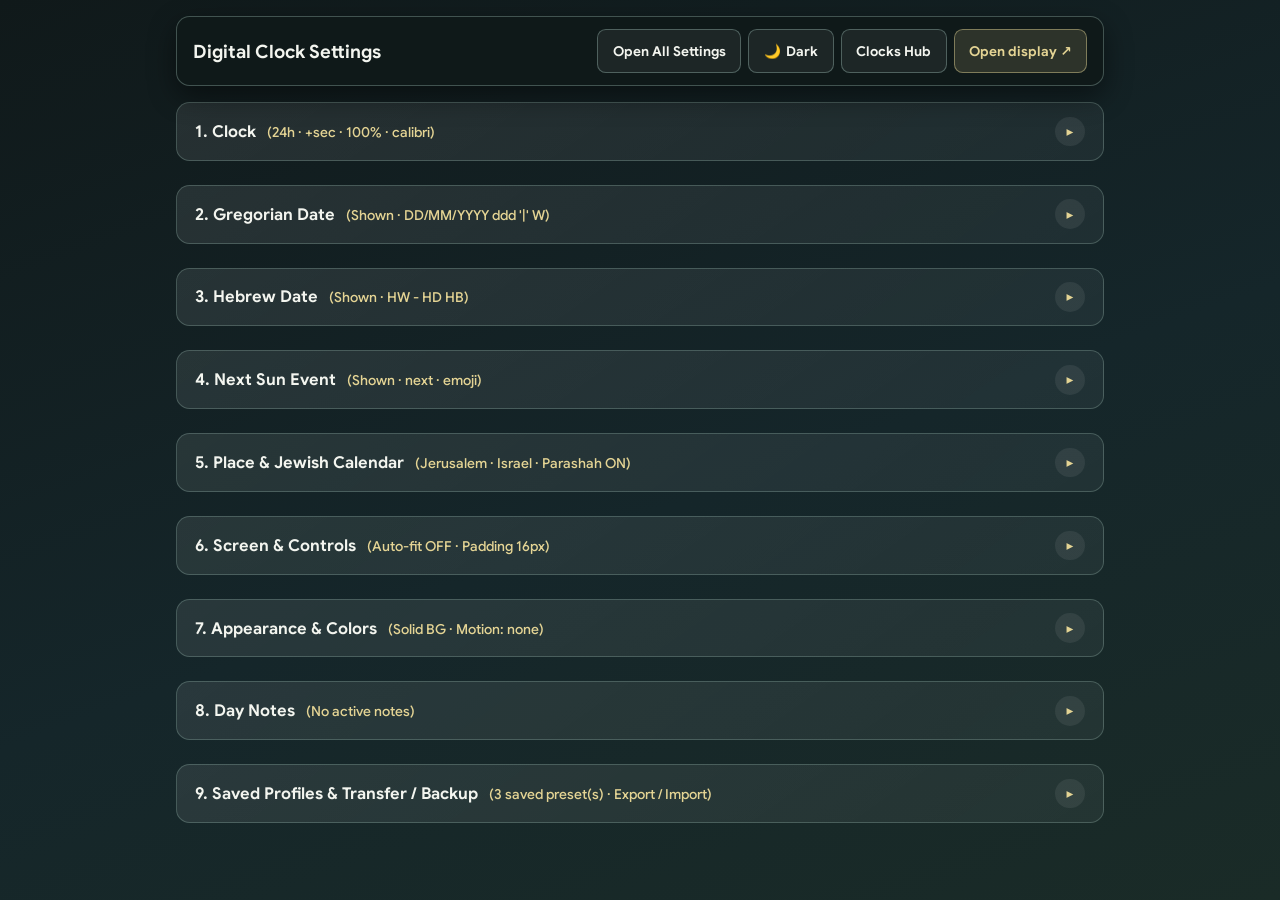
<file: digital/settings.html>
<!doctype html>
<html lang="en">
  <head>
    <meta charset="utf-8" />
    <meta name="viewport" content="width=device-width, initial-scale=1" />
    <title>Webclock — minimal settings</title>
    <!-- Local Offline Fonts (100% Standalone) -->
    <link rel="stylesheet" href="../assets/fonts/google-sans.css" />
    <link rel="stylesheet" href="../assets/fonts/press-start-2p.css" />
    <style>
      :root {
        color-scheme: dark;
        font-family: "Google Sans", system-ui, "Segoe UI", Arial, sans-serif;
        background: #10191a;
        color: #f3f5ef;
      }
      * {
        box-sizing: border-box;
      }
      body {
        margin: 0;
        padding: 1rem clamp(0.75rem, 3.5vw, 2.5rem) 4rem;
        min-height: 100vh;
        min-height: 100dvh;
        background: linear-gradient(160deg, #10191a 0%, #15262a 55%, #1a2b27 100%) fixed;
      }
      html {
        scroll-behavior: smooth;
      }
      @media (prefers-reduced-motion: reduce) {
        html {
          scroll-behavior: auto;
        }
      }
      .top-toolbar {
        position: sticky;
        top: 0.5rem;
        z-index: 20;
        display: flex;
        flex-wrap: wrap;
        align-items: center;
        justify-content: space-between;
        gap: 0.65rem;
        max-width: 58rem;
        margin: 0 auto 1rem;
        padding: 0.75rem 1rem;
        border: 1px solid rgba(142, 170, 164, 0.4);
        border-radius: 0.85rem;
        background: rgba(16, 25, 26, 0.92);
        backdrop-filter: blur(10px);
        -webkit-backdrop-filter: blur(10px);
        box-shadow: 0 10px 28px rgba(0, 0, 0, 0.45);
      }
      .top-toolbar-left {
        display: flex;
        align-items: center;
        gap: 0.65rem;
        min-width: 0;
      }
      .top-toolbar h1 {
        position: static;
        width: auto;
        height: auto;
        overflow: visible;
        clip-path: none;
        white-space: normal;
        margin: 0;
        font-size: clamp(0.95rem, 2.2vw, 1.15rem);
        font-weight: 700;
        color: #f3f5ef;
      }
      .top-toolbar-actions {
        display: flex;
        flex-wrap: wrap;
        align-items: center;
        gap: 0.45rem;
      }
      .toolbar-pill {
        display: inline-flex;
        align-items: center;
        justify-content: center;
        gap: 0.35rem;
        min-height: 2.75rem;
        padding: 0.45rem 0.9rem;
        border-radius: 0.55rem;
        border: 1px solid rgba(228, 212, 148, 0.45);
        background: rgba(228, 212, 148, 0.14);
        color: #e4d494;
        font: inherit;
        font-size: 0.85rem;
        font-weight: 700;
        text-decoration: none;
        cursor: pointer;
        white-space: nowrap;
      }
      .toolbar-pill:hover {
        background: rgba(228, 212, 148, 0.28);
      }
      .toolbar-pill.secondary {
        border-color: rgba(142, 170, 164, 0.45);
        background: rgba(255, 255, 255, 0.06);
        color: #f3f5ef;
      }
      .toolbar-pill.secondary:hover {
        background: rgba(255, 255, 255, 0.14);
      }
      h2 {
        font-size: 1.05rem;
        font-weight: 600;
        margin: 0;
      }
      main {
        min-width: 0;
        width: 100%;
        max-width: 58rem;
        margin: 0 auto;
      }
      .shell {
        display: block;
        max-width: 58rem;
        margin: 0 auto;
      }
      /* Collapsible Setting-by-Setting Accordion Cards */
      .columns {
        display: flex;
        flex-direction: column;
        gap: 0.75rem;
      }
      details.setting-accordion {
        border: 1px solid rgba(142, 170, 164, 0.38);
        border-radius: 0.85rem;
        background: linear-gradient(145deg, rgba(255, 255, 255, 0.06), rgba(255, 255, 255, 0.018));
        overflow: hidden;
        transition: border-color 0.2s ease, background 0.2s ease;
      }
      details.setting-accordion[open] {
        border-color: rgba(228, 212, 148, 0.65);
        background: linear-gradient(145deg, rgba(255, 255, 255, 0.08), rgba(255, 255, 255, 0.025));
      }
      summary.setting-summary {
        list-style: none;
        display: flex;
        align-items: center;
        justify-content: space-between;
        gap: 0.75rem;
        min-height: 3.4rem;
        padding: 0.85rem 1.15rem;
        cursor: pointer;
        user-select: none;
        background: rgba(255, 255, 255, 0.03);
        transition: background 0.15s ease;
      }
      summary.setting-summary::-webkit-details-marker {
        display: none;
      }
      summary.setting-summary:hover {
        background: rgba(255, 255, 255, 0.07);
      }
      details.setting-accordion[open] > summary.setting-summary {
        border-bottom: 1px solid rgba(142, 170, 164, 0.28);
        background: rgba(228, 212, 148, 0.1);
      }
      .setting-summary-left {
        display: flex;
        flex-wrap: wrap;
        align-items: baseline;
        gap: 0.45rem 0.65rem;
        min-width: 0;
        flex: 1;
      }
      .setting-summary-title {
        font-size: 1.02rem;
        font-weight: 700;
        color: #f3f5ef;
      }
      .setting-summary-preview {
        font-size: 0.86rem;
        font-weight: 500;
        color: #e4d494;
        white-space: nowrap;
        overflow: hidden;
        text-overflow: ellipsis;
        max-width: 100%;
      }
      .setting-summary-chevron {
        display: inline-flex;
        align-items: center;
        justify-content: center;
        width: 1.85rem;
        height: 1.85rem;
        border-radius: 999px;
        background: rgba(255, 255, 255, 0.07);
        color: #e4d494;
        font-size: 0.85rem;
        font-weight: 700;
        flex-shrink: 0;
        transition: transform 0.2s ease, background 0.2s ease;
      }
      details.setting-accordion[open] > summary.setting-summary .setting-summary-chevron {
        transform: rotate(90deg);
        background: rgba(228, 212, 148, 0.24);
      }
      .setting-body {
        padding: 1.15rem 1.25rem 1.35rem;
      }
      @media (max-width: 600px) {
        body {
          padding: 0.6rem 0.6rem 3rem;
        }
        .top-toolbar {
          padding: 0.6rem 0.75rem;
          top: 0.25rem;
        }
        summary.setting-summary {
          padding: 0.75rem 0.9rem;
        }
        .setting-body {
          padding: 0.95rem 0.9rem 1.1rem;
        }
      }
      .profiles {
        margin-top: 0;
        padding-top: 0;
        border-top: none;
      }
      .profiles label,
      .profiles h3 {
        display: block;
        margin: 0.35rem 0;
        color: #bed0ca;
        font-size: 0.85rem;
        font-weight: 700;
      }
      .profiles input[type="text"] {
        box-sizing: border-box;
        width: 100%;
        max-width: 26rem;
        min-height: 2.75rem;
        padding: 0.5rem 0.7rem;
      }
      .profiles button {
        box-sizing: border-box;
        min-height: 2.75rem;
        padding: 0.5rem 0.95rem;
        border: 1px solid #e4d494;
        border-radius: 0.55rem;
        background: rgba(228, 212, 148, 0.16);
        color: #e4d494;
        font: inherit;
        font-weight: 700;
        cursor: pointer;
      }
      .profiles button:hover {
        background: rgba(228, 212, 148, 0.3);
      }
      #design-save {
        width: 100%;
        max-width: 26rem;
        margin: 0.5rem 0 1rem;
      }
      #design-list {
        margin: 0;
        padding: 0;
        list-style: none;
        max-width: 26rem;
      }
      #design-list li {
        display: flex;
        gap: 0.35rem;
        margin: 0.35rem 0;
      }
      #design-list .design-load {
        flex: 1;
        min-width: 0;
        overflow: hidden;
        padding: 0.3rem 0.6rem;
        text-align: left;
        text-overflow: ellipsis;
        white-space: nowrap;
      }
      #design-list .design-delete {
        width: 2.6rem;
      }
      #design-empty {
        margin: 0.25rem 0;
        color: #bed0ca;
        font-size: 0.85rem;
      }
      .profile-transfer {
        margin-top: 1rem;
        padding-top: 0.85rem;
        border-top: 1px solid rgba(228, 212, 148, 0.25);
        display: flex;
        flex-direction: column;
        gap: 0.5rem;
        max-width: 26rem;
      }
      .profile-transfer button {
        width: 100%;
        padding: 0.45rem 0.65rem;
        font-size: 0.85rem;
      }
      .profile-transfer-title {
        margin: 0 0 0.2rem;
        font-size: 0.85rem;
        color: #e4d494;
        text-transform: uppercase;
        letter-spacing: 0.05em;
      }
      .section-intro {
        margin: 0 0 1rem;
        color: #bed0ca;
        line-height: 1.5;
      }
      .setting-help {
        display: block;
        margin: -0.5rem 0 1rem;
        line-height: 1.45;
      }
      .contrast-note {
        margin: 0.25rem 0 1rem;
      }
      .contrast-note[data-low] {
        color: #ffb9a8;
      }
      .gradient-preview {
        height: 3rem;
        max-width: 26rem;
        border: 1px solid #8eaaa4;
        border-radius: 0.5rem;
        margin-bottom: 1rem;
      }
      .intro,
      small {
        color: #bed0ca;
      }
      .columns {
        display: grid;
        grid-template-columns: minmax(0, 1fr);
        gap: 1.5rem;
      }
      section {
        border: 1px solid rgba(142, 170, 164, 0.35);
        border-radius: 0.75rem;
        background: linear-gradient(145deg, rgba(255, 255, 255, 0.06), rgba(255, 255, 255, 0.015));
        padding: 1.5rem;
        scroll-margin-top: 5rem;
      }
      label {
        display: block;
        margin: 1rem 0;
        line-height: 1.5;
      }
      .choice {
        display: flex;
        align-items: center;
        gap: 0.75rem;
        min-height: 2.75rem;
      }
      input[type="checkbox"] {
        width: 1.15rem;
        height: 1.15rem;
      }
      input:not([type="checkbox"]):not([type="color"]):not([type="file"]),
      select {
        display: block;
        width: 100%;
        max-width: 26rem;
        min-height: 2.75rem;
        background: #182727;
        color: inherit;
        border: 1px solid #8eaaa4;
        border-radius: 0.55rem;
        padding: 0.6rem 0.75rem;
        font: inherit;
      }
      @media (prefers-reduced-transparency: reduce) {
        .top-toolbar {
          backdrop-filter: none !important;
          -webkit-backdrop-filter: none !important;
          background: #10191a !important;
        }
      }
      input[type="color"] {
        display: block;
        min-height: 2.75rem;
      }
      input[type="range"] {
        width: min(100%, 26rem);
      }
      input[type="file"] {
        display: block;
        max-width: 100%;
      }
      a {
        color: #e4d494;
      }
      a:focus-visible,
      input:focus-visible,
      select:focus-visible {
        outline: 3px solid #e4d494;
        outline-offset: 3px;
      }
      fieldset {
        border: 0;
        margin: 0;
        padding: 0;
      }
      .component-row {
        display: grid;
        grid-template-columns: minmax(8rem, 1fr) auto auto auto;
        align-items: center;
        gap: 0.5rem 1rem;
        padding: 0.35rem 0;
        border-top: 1px solid rgba(142, 170, 164, 0.2);
      }
      .component-row .choice {
        margin: 0;
      }
      .component-row input[type="color"] {
        width: 3.5rem;
        padding: 0;
      }
      @media (max-width: 550px) {
        .component-row {
          grid-template-columns: 1fr 1fr;
        }
        .component-name {
          grid-column: 1 / -1;
        }
      }
      legend {
        padding: 0;
        margin-bottom: 0.25rem;
      }
      .note-slot {
        display: grid;
        gap: 0.35rem 1rem;
        padding: 0.6rem 0;
        border-top: 1px solid rgba(142, 170, 164, 0.2);
      }
      .note-days {
        display: flex;
        flex-wrap: wrap;
        gap: 0.25rem 1rem;
      }
      #status {
        margin: 0 0 1rem;
      }
      #status:empty {
        display: none;
      }
      #status[data-error] {
        color: #ffb9a8;
      }
      :root[data-retro-theme="true"] {
        font-family: "Press Start 2P", monospace;
        font-size: 11px;
      }
      :root[data-retro-theme="true"] h1 {
        font-size: 13px;
        letter-spacing: 2px;
      }
      :root[data-retro-theme="true"] h2 {
        font-size: 10px;
        color: #4fc3f7;
        letter-spacing: 1px;
      }
      :root[data-retro-theme="true"] label {
        font-size: 9px;
        line-height: 1.6;
      }
      :root[data-retro-theme="true"] .intro,
      :root[data-retro-theme="true"] small {
        font-size: 8px;
        line-height: 1.6;
        color: #bed0ca;
      }
      :root[data-retro-theme="true"] input:not([type="checkbox"]):not([type="color"]):not([type="file"]),
      :root[data-retro-theme="true"] select {
        font-family: "Press Start 2P", monospace;
        font-size: 9px;
        background: #141414;
        border: 2px solid #333;
        padding: 8px;
      }
      :root[data-retro-theme="true"] input:not([type="checkbox"]):not([type="color"]):not([type="file"]):focus,
      :root[data-retro-theme="true"] select:focus {
        border-color: #4fc3f7;
      }
      :root[data-retro-theme="true"] a {
        font-family: "Press Start 2P", monospace;
        font-size: 9px;
        color: #4fc3f7;
      }
      :root[data-retro-theme="true"] output {
        color: #4fc3f7;
      }

      /* Light Theme Support */
      :root[data-theme="light"] {
        color-scheme: light;
        background: #f1f5f9;
        color: #0f172a;
      }
      :root[data-theme="light"] body {
        background: linear-gradient(160deg, #f8fafc 0%, #f1f5f9 55%, #e2e8f0 100%) fixed;
        color: #0f172a;
      }
      :root[data-theme="light"] .top-toolbar {
        background: rgba(255, 255, 255, 0.94);
        border-color: rgba(0, 0, 0, 0.12);
        box-shadow: 0 10px 28px rgba(0, 0, 0, 0.08);
      }
      :root[data-theme="light"] .top-toolbar h1 {
        color: #0f172a;
      }
      :root[data-theme="light"] details.setting-accordion {
        background: #ffffff;
        border-color: rgba(0, 0, 0, 0.12);
        box-shadow: 0 2px 8px rgba(0, 0, 0, 0.03);
      }
      :root[data-theme="light"] details.setting-accordion[open] {
        border-color: rgba(180, 83, 9, 0.45);
        background: #ffffff;
      }
      :root[data-theme="light"] summary.setting-summary {
        background: #ffffff;
      }
      :root[data-theme="light"] summary.setting-summary:hover {
        background: rgba(0, 0, 0, 0.03);
      }
      :root[data-theme="light"] details.setting-accordion[open] > summary.setting-summary {
        background: rgba(245, 158, 11, 0.08);
        border-bottom-color: rgba(0, 0, 0, 0.08);
      }
      :root[data-theme="light"] .setting-summary-title {
        color: #0f172a;
      }
      :root[data-theme="light"] .setting-summary-preview {
        color: #b45309;
      }
      :root[data-theme="light"] .setting-summary-chevron {
        background: rgba(0, 0, 0, 0.06);
        color: #334155;
      }
      :root[data-theme="light"] details.setting-accordion[open] .setting-summary-chevron {
        background: rgba(245, 158, 11, 0.2);
        color: #b45309;
      }
      :root[data-theme="light"] input[type="text"],
      :root[data-theme="light"] input[type="number"],
      :root[data-theme="light"] select {
        background: #ffffff;
        color: #0f172a;
        border-color: rgba(0, 0, 0, 0.2);
      }
      :root[data-theme="light"] .toolbar-pill.secondary {
        background: rgba(0, 0, 0, 0.06);
        color: #0f172a;
        border-color: rgba(0, 0, 0, 0.14);
      }
      :root[data-theme="light"] .field-group,
      :root[data-theme="light"] .preset-card {
        background: rgba(0, 0, 0, 0.02);
        border-color: rgba(0, 0, 0, 0.08);
      }
    </style>
  </head>
  <body>
    <header class="top-toolbar">
      <div class="top-toolbar-left">
        <h1>Digital Clock Settings</h1>
      </div>
      <div class="top-toolbar-actions">
        <button type="button" id="toggle-all-accordions" class="toolbar-pill secondary" aria-expanded="false">
          <span id="toggle-all-text">Open All Settings</span>
        </button>
        <button type="button" id="digital-theme-toggle-btn" class="toolbar-pill secondary" title="Toggle Dark / Light Theme">
          <span id="digital-theme-icon">🌙</span>
          <span id="digital-theme-text">Dark</span>
        </button>
        <a href="../MainClockSelector.html?selector=1" class="toolbar-pill secondary">Clocks Hub</a>
        <a href="index.html" target="minimal-display" class="toolbar-pill">Open display ↗</a>
      </div>
    </header>
    <div class="shell">
    <main>
      <p id="status" role="status" aria-live="polite"></p>
      <form id="settings" class="columns" novalidate>
        <details id="sec-clock" class="setting-accordion">
          <summary class="setting-summary">
            <span class="setting-summary-left">
              <span class="setting-summary-title">1. Clock</span>
              <span class="setting-summary-preview" id="preview-clock">(24h · 100% · Calibri)</span>
            </span>
            <span class="setting-summary-chevron" aria-hidden="true">▸</span>
          </summary>
          <div class="setting-body">
          <p class="section-intro">How the time itself looks and where it sits.</p>
          <label class="choice"
            ><input name="is12Hour" type="checkbox" /> Use 12-hour time</label
          >
          <label class="choice"
            ><input name="showSeconds" type="checkbox" /> Show seconds</label
          >
          <label class="choice"
            ><input name="blinkColon" type="checkbox" /> Blink the clock dots
            (colon) every second</label
          >
          <label
            >Clock size <output id="scale-value"></output>
            <input name="scale" type="range" min="0.5" max="2" step="0.05" />
          </label>
          <label class="choice"
            ><input name="centerClock" type="checkbox" /> Center the clock in
            the middle of the screen</label
          >
          <label
            >Gap from the top of the screen
            <output id="topGap-value"></output>
            <input name="topGap" type="range" min="0" max="600" step="10" />
          </label>
          <small
            >The Gregorian and Hebrew date lines stay attached to the clock and
            move with it. The top gap is ignored while the clock is
            centered or fitting to screen.</small
          >
          <label
            >Clock font
            <select name="clockFont">
              <option value="calibri">
                Calibri (offline Carlito fallback)
              </option>
              <option value="retro">Retro digital (seven-segment)</option>
              <option value="arcade">Retro arcade (Press Start 2P)</option>
              <option value="system">System (clean)</option>
              <option value="serif">Serif (classic)</option>
              <option value="mono">Monospace (digital)</option>
              <option value="sans">Sans-serif (simple)</option>
            </select>
          </label>
          </div>
        </details>
        <details id="sec-gregorian" class="setting-accordion">
          <summary class="setting-summary">
            <span class="setting-summary-left">
              <span class="setting-summary-title">2. Gregorian Date</span>
              <span class="setting-summary-preview" id="preview-gregorian">(Shown · DD/MM/YYYY)</span>
            </span>
            <span class="setting-summary-chevron" aria-hidden="true">▸</span>
          </summary>
          <div class="setting-body">
          <p class="section-intro">The everyday date line shown under the clock.</p>
          <label class="choice"
            ><input name="showDate" type="checkbox" /> Show Gregorian
            date</label
          >
          <label
            >Gregorian date size <output id="dateScale-value"></output>
            <input name="dateScale" type="range" min="0.5" max="2" step="0.05" />
          </label>
          <label
            >Gap between clock and Gregorian date
            <output id="dateGap-value"></output>
            <input name="dateGap" type="range" min="-40" max="120" step="2" />
          </label>
          <label
            >Gregorian date font
            <select name="dateFont">
              <option value="inherit">Same as clock</option>
              <option value="arcade">Retro arcade (Press Start 2P)</option>
              <option value="calibri">Calibri (offline Carlito fallback)</option>
              <option value="system">System (clean)</option>
              <option value="serif">Serif (classic)</option>
              <option value="mono">Monospace (digital)</option>
              <option value="sans">Sans-serif (simple)</option>
            </select>
          </label>
          <label
            >Gregorian date pattern
            <input
              name="dateFormat"
              type="text"
              maxlength="160"
              spellcheck="false"
              aria-describedby="pattern-help"
            />
          </label>
          <small id="pattern-help"
            >Tokens: D DD M MM MMM MMMM YY YYYY ddd dddd W WW H HH h hh m mm s
            ss A. This is a safe pattern, not an Excel formula. Add 'WW' WW to
            put work week on the same date line. Quote literal words.</small
          >
          <label
            >Example date formats
            <select id="date-example">
              <option value="">Choose an example (optional)</option>
              <option value="dddd, D MMMM YYYY 'WW' WW">
                Day, date and week on one line
              </option>
              <option value="DD/MM/YYYY">Day/month/year</option>
              <option value="YYYY-MM-DD">ISO date</option>
            </select>
          </label>
          <label class="choice"
            ><input name="showWeek" type="checkbox" /> Show work week</label
          >
          <label
            >Work-week number style
            <select name="weekFormat">
              <option value="W">W — no leading zero</option>
              <option value="WW">WW — leading zero</option>
            </select>
          </label>
          <label
            >Work week starts on
            <select name="weekStartsOn">
              <option value="sunday">Sunday (Israel)</option>
              <option value="monday">Monday (ISO 8601)</option>
            </select>
          </label>
          <small
            >Sunday weeks use the Israeli work-week count: the week that starts
            on Sunday gets the number of the ISO week that starts the next day
            (Sunday 1 Nov 2026 is week 45; ISO says 44). Both the week line and
            W/WW date tokens use this rule.</small
          >
          </div>
        </details>
        <details id="sec-hebrew" class="setting-accordion">
          <summary class="setting-summary">
            <span class="setting-summary-left">
              <span class="setting-summary-title">3. Hebrew Date</span>
              <span class="setting-summary-preview" id="preview-hebrew">(Shown · HW - HD HB)</span>
            </span>
            <span class="setting-summary-chevron" aria-hidden="true">▸</span>
          </summary>
          <div class="setting-body">
          <p class="section-intro">
            The Hebrew date line.
          </p>
          <label class="choice"
            ><input name="showHebrew" type="checkbox" /> Show Hebrew date</label
          >
          <label
            >Hebrew date size <output id="hebrewScale-value"></output>
            <input
              name="hebrewScale"
              type="range"
              min="0.5"
              max="2"
              step="0.05"
            />
          </label>
          <label
            >Gap between Gregorian date and Hebrew date
            <output id="hebrewGap-value"></output>
            <input name="hebrewGap" type="range" min="-40" max="120" step="2" />
          </label>
          <label
            >Hebrew date font
            <select name="hebrewFont">
              <option value="inherit">Same as clock</option>
              <option value="arcade">Retro arcade (Press Start 2P)</option>
              <option value="calibri">Calibri (offline Carlito fallback)</option>
              <option value="system">System (clean)</option>
              <option value="serif">Serif (classic)</option>
              <option value="mono">Monospace (digital)</option>
              <option value="sans">Sans-serif (simple)</option>
            </select>
          </label>
          <label
            >Hebrew date pattern
            <input
              name="hebrewDateFormat"
              type="text"
              maxlength="160"
              spellcheck="false"
              aria-describedby="hebrew-pattern-help"
            />
          </label>
          <small id="hebrew-pattern-help"
            >Tokens: HW weekday (יום ראשון), HD day letters (כ״א), HDD day number,
            HM month, HB month with ב (בחשון), HYY year letters (תשפ״ז), HYYYY
            year number. Quote literal words.</small
          >
          <label
            >Example Hebrew date formats
            <select id="hebrew-date-example">
              <option value="">Choose an example (optional)</option>
              <option value="HW - HD HB">Weekday - day in month</option>
              <option value="HD HB HYY">Day, month and year</option>
              <option value="HDD HM HYYYY">Numeric day and year</option>
              <option value="HD HM">Day and month</option>
            </select>
          </label>
          </div>
        </details>
        <details id="sec-sun" class="setting-accordion">
          <summary class="setting-summary">
            <span class="setting-summary-left">
              <span class="setting-summary-title">4. Next Sun Event</span>
              <span class="setting-summary-preview" id="preview-sun">(Shown · Sunrise / Sunset)</span>
            </span>
            <span class="setting-summary-chevron" aria-hidden="true">▸</span>
          </summary>
          <div class="setting-body">
          <p class="section-intro">
            The next sunrise or sunset time, shown right after the Hebrew date.
          </p>
          <label class="choice"
            ><input name="showSun" type="checkbox" /> Show next sunrise or
            sunset (always shown right after the Hebrew date)</label
          >
          <label
            >Position of the sun event
            <select name="sunSide">
              <option value="right">Right of the Hebrew date</option>
              <option value="left">Left of the Hebrew date</option>
            </select>
          </label>
          <label
            >Space between the Hebrew date and the sun event
            <output id="sunGap-value"></output>
            <input name="sunGap" type="range" min="0" max="120" step="2" />
          </label>
          <label
            >Event to display
            <select name="sunEvent">
              <option value="next">Next sun event (Sunrise or Sunset automatically)</option>
              <option value="sunrise">Sunrise only (הנץ החמה)</option>
              <option value="sunset">Sunset only (שקיעה)</option>
            </select>
          </label>
          <label
            >Sun event icon
            <select name="sunIcon">
              <option value="svg">Vector icon (Sunrise ↑ / Sunset ↓) (Raspberry Pi compatible)</option>
              <option value="emoji">Emoji (Sunrise / sunset)</option>
              <option value="scene">Landscape emoji (Sun over horizon)</option>
              <option value="custom">My logo / picture</option>
              <option value="none">No icon</option>
            </select>
          </label>
          <p class="field-hint" style="margin-top: -0.3rem; margin-bottom: 0.8rem; font-size: 0.85rem; color: #bed0ca; line-height: 1.4;">
            💡 <strong>Raspberry Pi note:</strong> If emoji icons appear as blank boxes (tofu), choose <em>Vector icon</em>, or install emoji fonts on your Raspberry Pi: <code>sudo apt install fonts-noto-color-emoji</code>
          </p>
          <label
            >Icon / logo position
            <select name="sunIconSide">
              <option value="right">Right of the time</option>
              <option value="left">Left of the time</option>
            </select>
          </label>
          <label
            >Icon / logo size <output id="sunIconScale-value"></output>
            <input
              name="sunIconScale"
              type="range"
              min="0.5"
              max="2"
              step="0.05"
            />
          </label>
          <label class="choice"
            ><input name="sunIconMono" type="checkbox" /> Draw the icon as a
            font glyph in the item's color</label
          >
          <label
            >Choose a logo/icon (PNG, JPEG, WebP or GIF; up to 120 KB)
            <input
              id="sun-picture"
              type="file"
              accept="image/png,image/jpeg,image/webp,image/gif"
            />
          </label>
          <button id="remove-sun-picture" type="button">
            Remove sun icon image
          </button>
          <fieldset class="component-styles" id="component-styles-sun">
            <legend>Color and bold for the next sun event</legend>
          </fieldset>
          </div>
        </details>
        <details id="sec-place" class="setting-accordion">
          <summary class="setting-summary">
            <span class="setting-summary-left">
              <span class="setting-summary-title">5. Place &amp; Jewish Calendar</span>
              <span class="setting-summary-preview" id="preview-place">(Jerusalem · Israel)</span>
            </span>
            <span class="setting-summary-chevron" aria-hidden="true">▸</span>
          </summary>
          <div class="setting-body">
          <p class="section-intro">
            Location drives the time zone, holidays, Shabbat times and sun events.
          </p>
          <label
            >City
            <select name="city">
              <option value="jerusalem">Jerusalem</option>
              <option value="haifa">Haifa</option>
              <option value="tel-aviv">Tel Aviv</option>
              <option value="kiryat-gat">Kiryat Gat</option>
              <option value="beersheba">Beersheba</option>
              <option value="new-york">New York</option>
              <option value="london">London</option>
              <option value="paris">Paris</option>
              <option value="tokyo">Tokyo</option>
              <option value="sydney">Sydney</option>
            </select>
          </label>
          <label
            >IANA time zone
            <input
              name="timeZone"
              type="text"
              maxlength="64"
              spellcheck="false"
              placeholder="Asia/Jerusalem"
            />
          </label>
          <small
            >Changing city sets its time zone and Israel/Diaspora calendar
            region. A custom time zone changes the displayed time, not the
            city's coordinates.</small
          >
          <label
            >Calendar region
            <select name="region">
              <option value="israel">Israel</option>
              <option value="diaspora">Diaspora</option>
            </select>
          </label>
          <small
            >Hebrew dates, holidays, solar events and the Torah portion are
            displayed in Hebrew.</small
          >
          <label
            >Jewish information size <output id="jewishScale-value"></output>
            <input
              name="jewishScale"
              type="range"
              min="0.5"
              max="2"
              step="0.05"
            />
          </label>
          <label
            >Jewish information font (Torah portion, Shabbat times, holiday)
            <select name="jewishFont">
              <option value="inherit">Same as clock</option>
              <option value="arcade">Retro arcade (Press Start 2P)</option>
              <option value="calibri">Calibri (offline Carlito fallback)</option>
              <option value="system">System (clean)</option>
              <option value="serif">Serif (classic)</option>
              <option value="mono">Monospace (digital)</option>
              <option value="sans">Sans-serif (simple)</option>
            </select>
          </label>
          <label
            >Torah portion format
            <select name="parashahFormat">
              <option value="prefix">With “פרשת” (פרשת נח)</option>
              <option value="name">Name only (נח)</option>
              <option value="custom">Custom (edit the text below)</option>
            </select>
          </label>
          <label
            >Custom Torah portion text
            <input
              name="parashahPattern"
              type="text"
              maxlength="80"
              dir="auto"
              spellcheck="false"
            />
          </label>
          <small class="setting-help"
            >Use {name} where the portion name should appear. Used when the
            format above is Custom.</small
          >
          <label
            >Shabbat times format
            <select name="shabbatFormat">
              <option value="he">Hebrew labels (כניסה 16:50 יציאה 17:50)</option>
              <option value="en">English labels (Candles 16:50 · Havdalah 17:50)</option>
              <option value="times">Times only (16:50 – 17:50)</option>
              <option value="custom">Custom (edit the text below)</option>
            </select>
          </label>
          <label
            >Custom Shabbat times text
            <input
              name="shabbatPattern"
              type="text"
              maxlength="80"
              dir="auto"
              spellcheck="false"
            />
          </label>
          <small class="setting-help"
            >Use {in} for candle-lighting time and {out} for Shabbat end. Used
            when the format above is Custom.</small
          >
          <label class="choice"
            ><input name="showHoliday" type="checkbox" /> Show Jewish
            holiday</label
          >
          <label class="choice"
            ><input name="showParashah" type="checkbox" /> Show weekly Torah
            portion</label
          >
          <fieldset>
            <legend>Show the Torah portion on these days</legend>
            <label class="choice"
              ><input name="parashahSun" type="checkbox" /> Sunday</label
            >
            <label class="choice"
              ><input name="parashahMon" type="checkbox" /> Monday</label
            >
            <label class="choice"
              ><input name="parashahTue" type="checkbox" /> Tuesday</label
            >
            <label class="choice"
              ><input name="parashahWed" type="checkbox" /> Wednesday</label
            >
            <label class="choice"
              ><input name="parashahThu" type="checkbox" /> Thursday</label
            >
            <label class="choice"
              ><input name="parashahFri" type="checkbox" /> Friday</label
            >
            <label class="choice"
              ><input name="parashahSat" type="checkbox" /> Saturday
              (Shabbat)</label
            >
          </fieldset>
          <small
            >Days follow the selected city's time zone. A Jewish holiday still
            appears on its own day.</small
          >
          <fieldset class="component-styles" id="component-styles-jewish">
            <legend>Color and bold for Jewish calendar items</legend>
            <small class="setting-help"
              >Tick “Own color” to give an item its own color instead of the
              general text color. Choosing a color ticks it for you. “Bold”
              makes that item heavier.</small
            >
          </fieldset>
          </div>
        </details>

        <details id="sec-screen" class="setting-accordion">
          <summary class="setting-summary">
            <span class="setting-summary-left">
              <span class="setting-summary-title">6. Screen &amp; Controls</span>
              <span class="setting-summary-preview" id="preview-screen">(Auto-fit · Padding 16px)</span>
            </span>
            <span class="setting-summary-chevron" aria-hidden="true">▸</span>
          </summary>
          <div class="setting-body">
          <p class="section-intro">
            Make the display fit any screen and choose how it can be controlled.
          </p>
          <label class="choice"
            ><input name="fitScreen" type="checkbox" /> Auto-fit the clock to
            the screen</label
          >
          <label
            >Screen margin (safe area padding)
            <output id="screenPadding-value"></output>
            <input name="screenPadding" type="range" min="0" max="60" step="2" />
          </label>
          <label
            >Action icons (Settings, Fullscreen)
            <select name="navMode">
              <option value="mouse">
                Hide when the mouse is idle or outside (show on mouse move)
              </option>
              <option value="auto">
                Visible; in fullscreen only when the mouse moves
              </option>
              <option value="always">Always visible</option>
              <option value="hidden">Never show the icons</option>
            </select>
          </label>
          </div>
        </details>
        <details id="sec-appearance" class="setting-accordion">
          <summary class="setting-summary">
            <span class="setting-summary-left">
              <span class="setting-summary-title">7. Appearance &amp; Colors</span>
              <span class="setting-summary-preview" id="preview-appearance">(Colors · Gradient · Motion)</span>
            </span>
            <span class="setting-summary-chevron" aria-hidden="true">▸</span>
          </summary>
          <div class="setting-body">
          <p class="section-intro">
            Colors, background and the finishing touches on the display.
          </p>
          <label
            >Text shadow
            <select name="textShadow">
              <option value="none">None</option>
              <option value="retro">Retro pixel outline (retrofont style)</option>
              <option value="soft">Soft</option>
              <option value="depth">3D depth</option>
              <option value="extrude">3D extruded</option>
              <option value="strong">Strong drop shadow</option>
              <option value="light">Light shadow (for dark backgrounds)</option>
              <option value="hard">Hard offset</option>
              <option value="outline">Thin dark outline</option>
              <option value="long">Long diagonal shadow</option>
              <option value="emboss">Emboss</option>
              <option value="glow">Glow (text color)</option>
              <option value="neon">Neon glow (text color)</option>
            </select>
          </label>
          <fieldset class="shadow-targets" id="shadow-targets">
            <legend>Apply text shadow to</legend>
            <label class="choice"
              ><input id="shadow-all" type="checkbox" /> All</label
            >
          </fieldset>
          <label class="choice"
            ><input name="retroSettingsTheme" type="checkbox" /> Style settings
            page with retro arcade font</label
          >
          <label
            >Small motion
            <select name="motion">
              <option value="none">None</option>
              <option value="float">Gentle float</option>
              <option value="sway">3D sway</option>
              <option value="pulse">Soft pulse (breathing)</option>
              <option value="orbit">Slow circle</option>
              <option value="tilt">Gentle tilt</option>
            </select>
          </label>
          <small
            >Motion moves the clock together with the Gregorian and Hebrew
            dates.</small
          >
          <label class="choice"
            ><input name="slowDrift" type="checkbox" /> Move clock very
            slowly</label
          >
          <small
            >Slow drift and small motion stop automatically when reduced
            motion is enabled.</small
          >
          <fieldset class="panel-options" id="panel-options">
            <legend>Soft gradient panels</legend>
            <label class="choice"
              ><input id="panels-all" type="checkbox" /> All</label
            >
            <label class="choice"
              ><input name="panelGregorian" type="checkbox" /> Gregorian
              date</label
            >
            <label class="choice"
              ><input name="panelHebrew" type="checkbox" /> Hebrew date</label
            >
            <label class="choice"
              ><input name="panelSun" type="checkbox" /> Sunrise /
              sunset</label
            >
            <label class="choice"
              ><input name="panelWeek" type="checkbox" /> Work week</label
            >
            <label class="choice"
              ><input name="panelParashah" type="checkbox" /> Torah portion
              and holiday</label
            >
            <label
              >Panel opacity <output id="panelOpacity-value"></output>
              <input
                name="panelOpacity"
                type="range"
                min="5"
                max="100"
                step="5"
              />
            </label>
            <small class="setting-help"
              >Draws a subtle gradient behind the selected items. Leave every
              box unticked for no panels. Lower the opacity to make them more
              transparent. The panel color follows the text color.</small
            >
          </fieldset>
          <fieldset class="component-styles" id="component-styles">
            <legend>Color and bold for clock and dates</legend>
            <small class="setting-help"
              >Tick “Own color” to give an item its own color instead of the
              general text color. Choosing a color ticks it for you. “Bold”
              makes that item heavier.</small
            >
          </fieldset>
          <label>Background color <input name="bgColor" type="color" /></label>
          <label>Text color <input name="fontColor" type="color" /></label>
          <label class="choice"
            ><input name="gradientEnabled" type="checkbox" /> Use a background
            gradient</label
          >
          <label>Gradient start color <input name="gradientStart" type="color" /></label>
          <label>Gradient end color <input name="gradientEnd" type="color" /></label>
          <label
            >Gradient angle <output id="gradientAngle-value"></output>
            <input name="gradientAngle" type="range" min="0" max="360" step="5" />
          </label>
          <div class="gradient-preview" id="gradient-preview" aria-hidden="true"></div>
          <p class="contrast-note" id="contrast-note"></p>
          <label
            >Local background path (PNG, JPEG, WebP or GIF)
            <input name="bgImage" type="text" placeholder="images/wall.jpg" />
          </label>
          <label
            >Or choose a picture (up to 750 KB; stored in browser settings)
            <input
              id="picture"
              type="file"
              accept="image/png,image/jpeg,image/webp,image/gif"
            />
          </label>
          <button id="remove-picture" type="button">
            Remove background picture
          </button>
          <small
            >Remote links are not supported. Browser-stored images and settings
            do not travel with copied HTML files.</small
          >
          </div>
        </details>
        <details id="sec-lines" class="setting-accordion">
          <summary class="setting-summary">
            <span class="setting-summary-left">
              <span class="setting-summary-title">8. Day Notes</span>
              <span class="setting-summary-preview" id="preview-notes">(Note 1 &amp; Note 2)</span>
            </span>
            <span class="setting-summary-chevron" aria-hidden="true">▸</span>
          </summary>
          <div class="setting-body">
          <p class="section-intro">
            Write short notes and tick the days each one appears on, for
            example a reminder before Shabbat. A note can also replace the
            Place &amp; Jewish calendar information (Torah portion, Shabbat
            times and holiday) on its days. Leave a note's text empty to turn
            it off.
          </p>
          <div id="note-slots"></div>
          <small class="setting-help"
            >Up to 120 characters per note. Days follow the selected city's
            time zone. Style the notes under Appearance (“Note”).</small
          >
          </div>
        </details>
        <details id="sec-profiles" class="setting-accordion">
          <summary class="setting-summary">
            <span class="setting-summary-left">
              <span class="setting-summary-title">9. Saved Profiles &amp; Transfer / Backup</span>
              <span class="setting-summary-preview" id="preview-profiles">(Save, Load, Export &amp; Import)</span>
            </span>
            <span class="setting-summary-chevron" aria-hidden="true">▸</span>
          </summary>
          <div class="setting-body">
            <p class="section-intro">
              Save named clock presets, load existing designs, or export/import a settings file.
            </p>
            <div class="profiles">
              <label for="design-name">Name for save</label>
              <input id="design-name" type="text" maxlength="30" autocomplete="off" placeholder="e.g. My Custom Clock" />
              <button type="button" id="design-save">Save setting</button>
              <h3 id="design-heading">Load setting</h3>
              <ul id="design-list" aria-labelledby="design-heading"></ul>
              <p id="design-empty" hidden>No saved settings yet.</p>
              <div class="profile-transfer">
                <h4 class="profile-transfer-title">Transfer &amp; Backup</h4>
                <button type="button" id="transfer-export" title="Download your settings to a .json file">Export settings (file)</button>
                <input type="file" id="transfer-import-file" accept=".json,application/json" hidden />
                <button type="button" id="transfer-import" title="Load settings from a .json file">Import settings (file)</button>
                <button type="button" id="transfer-link" title="Copy URL link with settings to clipboard">Copy shareable link</button>
              </div>
            </div>
          </div>
        </details>
      </form>
    </main>
    </div>
    <script>
      (() => {
        "use strict";
        const KEY = "webclockMinimalConfig";
        const cities = {
          jerusalem: ["Asia/Jerusalem", "israel"],
          haifa: ["Asia/Jerusalem", "israel"],
          "tel-aviv": ["Asia/Jerusalem", "israel"],
          "kiryat-gat": ["Asia/Jerusalem", "israel"],
          beersheba: ["Asia/Jerusalem", "israel"],
          "new-york": ["America/New_York", "diaspora"],
          london: ["Europe/London", "diaspora"],
          paris: ["Europe/Paris", "diaspora"],
          tokyo: ["Asia/Tokyo", "diaspora"],
          sydney: ["Australia/Sydney", "diaspora"],
        };
        const defaults = {
          version: 1,
          is12Hour: false,
          showSeconds: true,
          blinkColon: false,
          jewishScale: 1,
          sunIconScale: 1,
          showDate: true,
          dateFormat: "DD/MM/YYYY ddd '|' W",
          position: "center",
          scale: 1,
          bgColor: "#ffffff",
          fontColor: "#101010",
          bgImage: "",
          city: "jerusalem",
          timeZone: "Asia/Jerusalem",
          region: "israel",
          hebrewLanguage: "both",
          showHebrew: true,
          showSun: true,
          showHoliday: true,
          showParashah: true,
          showWeek: false,
          weekFormat: "W",
          weekStartsOn: "sunday",
          sunEvent: "next",
          sunIcon: "emoji",
          sunIconSide: "right",
          sunSide: "right",
          parashahFormat: "prefix",
          shabbatFormat: "he",
          parashahPattern: "פרשת {name}",
          shabbatPattern: "כניסה {in} יציאה {out}",
          sunIconMono: false,
          sunLogo: "",
          clockFont: "calibri",
          dateFont: "inherit",
          hebrewFont: "inherit",
          jewishFont: "inherit",
          retroSettingsTheme: false,
          navMode: "auto",
          clockFace: "full",
          slowDrift: false,
          textShadow: "none",
          motion: "none",
          hebrewDateFormat: "HW - HD HB",
          layoutRevision: 2,
          parashahSun: true,
          parashahMon: true,
          parashahTue: true,
          parashahWed: true,
          parashahThu: true,
          parashahFri: true,
          parashahSat: true,
          dateScale: 1,
          hebrewScale: 1,
          dateGap: 0,
          hebrewGap: 0,
          sunGap: 20,
          topGap: 0,
          centerClock: false,
          fitScreen: false,
          screenPadding: 16,
          gradientEnabled: false,
          gradientStart: "#fdfbfb",
          gradientEnd: "#d7e3f4",
          gradientAngle: 135,
          panelGregorian: false,
          panelHebrew: false,
          panelSun: false,
          panelWeek: false,
          panelParashah: false,
          panelOpacity: 40,
        };
        const form = document.getElementById("settings");
        const styledComponents = [
          ["time", "Clock time"],
          ["date", "Gregorian date"],
          ["hebrew", "Hebrew date"],
          ["sun", "Sunrise / sunset"],
          ["week", "Work week"],
          ["parashah", "Torah portion"],
          ["shabbat", "Shabbat times"],
          ["holiday", "Holiday"],
          ["note", "Day note"],
        ];
        const noteSlots = [1, 2];
        const noteDays = [
          ["Sun", "Sunday"],
          ["Mon", "Monday"],
          ["Tue", "Tuesday"],
          ["Wed", "Wednesday"],
          ["Thu", "Thursday"],
          ["Fri", "Friday"],
          ["Sat", "Saturday (Shabbat)"],
        ];
        const noteHost = document.getElementById("note-slots");
        for (const slot of noteSlots) {
          Object.assign(defaults, { [`note${slot}Text`]: "", [`note${slot}Hide`]: false });
          const box = document.createElement("fieldset");
          box.className = "note-slot";
          const legend = document.createElement("legend");
          legend.textContent = `Note ${slot}`;
          const text = document.createElement("input");
          text.name = `note${slot}Text`;
          text.type = "text";
          text.maxLength = 120;
          text.dir = "auto";
          text.setAttribute("aria-label", `Note ${slot} text`);
          if (slot === 1) text.placeholder = "e.g. Shabbat shalom";
          const days = document.createElement("div");
          days.className = "note-days";
          const makeChoice = (name, labelText) => {
            const input = document.createElement("input");
            input.name = name;
            input.type = "checkbox";
            const label = document.createElement("label");
            label.className = "choice";
            label.append(input, ` ${labelText}`);
            return label;
          };
          for (const [key, dayLabel] of noteDays) {
            defaults[`note${slot}${key}`] = false;
            days.append(makeChoice(`note${slot}${key}`, dayLabel));
          }
          box.append(
            legend,
            text,
            days,
            makeChoice(
              `note${slot}Hide`,
              "Replace the Place & Jewish calendar information on these days",
            ),
          );
          noteHost.append(box);
        }
        const componentStyleHost = document.getElementById("component-styles");
        const jewishStyleHost = document.getElementById("component-styles-jewish");
        const sunStyleHost = document.getElementById("component-styles-sun");
        const shadowHost = document.getElementById("shadow-targets");
        const jewishComponents = ["parashah", "shabbat", "holiday"];
        for (const [id, title] of styledComponents) {
          Object.assign(defaults, {
            [`${id}Custom`]: false,
            [`${id}Color`]: "#101010",
            [`${id}Bold`]: false,
            [`shadow_${id}`]: id === "time",
          });
          const shadowLabel = document.createElement("label");
          shadowLabel.className = "choice";
          const shadowInput = document.createElement("input");
          shadowInput.name = `shadow_${id}`;
          shadowInput.type = "checkbox";
          shadowLabel.append(shadowInput, ` ${title}`);
          shadowHost.append(shadowLabel);
          const row = document.createElement("div");
          row.className = "component-row";
          const name = document.createElement("span");
          name.className = "component-name";
          name.textContent = title;
          const makeInput = (inputName, type, labelText) => {
            const input = document.createElement("input");
            input.name = inputName;
            input.type = type;
            if (!labelText) {
              input.setAttribute("aria-label", `${title} color`);
              return input;
            }
            const label = document.createElement("label");
            label.className = "choice";
            label.append(input, ` ${labelText}`);
            return label;
          };
          row.append(
            name,
            makeInput(`${id}Custom`, "checkbox", "Own color"),
            makeInput(`${id}Color`, "color"),
            makeInput(`${id}Bold`, "checkbox", "Bold"),
          );
          (id === "sun" ? sunStyleHost : jewishComponents.includes(id) ? jewishStyleHost : componentStyleHost).append(row);
        }
        const message = document.getElementById("status");
        const field = (name) => form.elements.namedItem(name);
        function status(text, error = false) {
          message.textContent = text;
          if (error) message.dataset.error = "";
          else delete message.dataset.error;
        }
        function validatePattern(value) {
          if (!value || value.length > 160)
            return "Enter a date pattern (1–160 characters).";
          const tokens = [
            "YYYY",
            "MMMM",
            "dddd",
            "MMM",
            "ddd",
            "YY",
            "MM",
            "DD",
            "HH",
            "hh",
            "mm",
            "ss",
            "WW",
            "M",
            "D",
            "H",
            "h",
            "m",
            "s",
            "A",
            "W",
          ];
          for (let i = 0; i < value.length; ) {
            if (value[i] === "'" || value[i] === '"') {
              const quote = value[i++];
              let closed = false;
              while (i < value.length) {
                if (value[i++] === quote) {
                  if (value[i] === quote) i++;
                  else {
                    closed = true;
                    break;
                  }
                }
              }
              if (!closed) return "Close the quoted text in the date pattern.";
            } else {
              const token = tokens.find((candidate) =>
                value.startsWith(candidate, i),
              );
              if (token) i += token.length;
              else if (/[A-Za-z]/.test(value[i]))
                return "Unknown date token. Quote literal words.";
              else i++;
            }
          }
          return "";
        }
        function validateHebrewPattern(value) {
          if (!value.trim() || value.length > 160)
            return "Enter a Hebrew date pattern (1–160 characters).";
          const tokens = ["HYYYY", "HYY", "HDD", "HW", "HD", "HM", "HB"];
          for (let i = 0; i < value.length; ) {
            if (value[i] === "'" || value[i] === '"') {
              const quote = value[i++];
              let closed = false;
              while (i < value.length) {
                if (value[i++] === quote) {
                  if (value[i] === quote) i++;
                  else {
                    closed = true;
                    break;
                  }
                }
              }
              if (!closed)
                return "Close the quoted text in the Hebrew date pattern.";
            } else {
              const token = tokens.find((candidate) =>
                value.startsWith(candidate, i),
              );
              if (token) i += token.length;
              else if (/[A-Za-z]/.test(value[i]))
                return "Unknown Hebrew date token. Quote literal words.";
              else i++;
            }
          }
          return "";
        }
        function validImage(value) {
          return (
            !value ||
            (value.length < 1100000 &&
              (/^data:image\/(?:png|jpeg|webp|gif);base64,[a-z0-9+/=]+$/i.test(
                value,
              ) ||
                /^(?![a-z][\w+.-]*:|\/\/|\/|\\|.*(?:\.\.|[\\\x00-\x1f]))[\w. -]+(?:\/[\w. -]+)*\.(?:png|jpe?g|webp|gif)$/i.test(
                  value,
                )))
          );
        }
        let config = { ...defaults };
        try {
          const saved = localStorage.getItem(KEY);
          if (saved) {
            const parsed = JSON.parse(saved);
            if (
              !parsed ||
              typeof parsed !== "object" ||
              Array.isArray(parsed) ||
              parsed.version !== 1
            )
              throw new Error("Unrecognized settings version.");
            for (const [key, value] of Object.entries(defaults))
              if (typeof parsed[key] === typeof value)
                config[key] = parsed[key];
            if (!["auto", "always", "mouse", "hidden"].includes(config.navMode))
              config.navMode = defaults.navMode;
            for (const key of [
              "gradientStart",
              "gradientEnd",
              ...styledComponents.map(([id]) => `${id}Color`),
            ])
              if (!/^#[0-9a-f]{6}$/i.test(config[key]))
                config[key] = defaults[key];
            if (
              !Number.isInteger(config.gradientAngle) ||
              config.gradientAngle < 0 ||
              config.gradientAngle > 360
            )
              config.gradientAngle = defaults.gradientAngle;
            if (config.screenPadding < 0 || config.screenPadding > 60)
              config.screenPadding = defaults.screenPadding;
          } else {
            const old = localStorage.getItem("clockConfig");
            if (old) {
              try {
                const legacy = JSON.parse(old);
                if (legacy && legacy.version === undefined) {
                  for (const key of [
                    "is12Hour",
                    "showSeconds",
                    "showDate",
                    "position",
                    "scale",
                    "bgColor",
                    "fontColor",
                    "bgImage",
                  ]) {
                    if (typeof legacy[key] === typeof defaults[key])
                      config[key] = legacy[key];
                  }
                  if (
                    typeof legacy.dateFormat === "string" &&
                    !validatePattern(legacy.dateFormat)
                  )
                    config.dateFormat = legacy.dateFormat;
                }
                localStorage.removeItem("clockConfig");
              } catch {}
            }
          }
        } catch (error) {
          status(`Saved settings could not be loaded: ${error.message}`, true);
        }
        document.documentElement.dataset.retroTheme = config.retroSettingsTheme
          ? "true"
          : "false";
        for (const [key, value] of Object.entries(config)) {
          if (!field(key)) continue;
          if (typeof value === "boolean") field(key).checked = value;
          else field(key).value = value;
        }
        const scaleNames = ["scale", "dateScale", "hebrewScale", "jewishScale", "sunIconScale"];
        const showScale = (name, value) => {
          document.getElementById(`${name}-value`).textContent =
            `${Math.round(Number(value) * 100)}%`;
        };
        for (const name of scaleNames) showScale(name, config[name]);
        const gapNames = ["dateGap", "hebrewGap", "sunGap", "topGap", "screenPadding"];
        const showGap = (name, value) => {
          document.getElementById(`${name}-value`).textContent =
            `${Number(value)} px`;
        };
        for (const name of gapNames) showGap(name, config[name]);
        const showAngle = (value) => {
          document.getElementById("gradientAngle-value").textContent =
            `${Number(value)}°`;
        };
        showAngle(config.gradientAngle);
        const showPanelOpacity = (value) => {
          document.getElementById("panelOpacity-value").textContent =
            `${Number(value)}%`;
        };
        showPanelOpacity(config.panelOpacity);
        const helpText = {
          is12Hour: "Shows 1–12 with AM/PM instead of the 24-hour clock.",
          showSeconds: "Adds a seconds counter to the time.",
          blinkColon: "Makes the dots between hours and minutes flash once per second.",
          scale: "Makes the time larger or smaller. Date and information sizes are set in their own sections.",
          centerClock: "Places the clock and dates in the vertical middle of the screen instead of near the top.",
          clockFont: "Typeface used for the time. Dates and information can follow it or use their own font.",
          fitScreen: "Scales the whole clock up or down so it fits the window exactly — ideal for TVs, signage and Raspberry Pi screens of different sizes. It re-fits when the window is resized or fullscreen is toggled.",
          screenPadding: "Empty space kept around the clock when auto-fit is on, so nothing is cut off at the screen edges.",
          navMode: "The Settings and Fullscreen icons sit in the top-left corner. With “Never show the icons” the display stays clean: double-click anywhere on it (or press S) to open these settings, and press F to toggle fullscreen.",
          showDate: "Shows the Gregorian date line under the clock.",
          dateScale: "Makes the Gregorian date larger or smaller.",
          dateGap: "Vertical space between the clock and the Gregorian date. Negative values pull it closer.",
          dateFont: "Typeface for the Gregorian date.",
          showWeek: "Adds the work-week number as an information line.",
          weekFormat: "Choose whether week numbers below 10 show a leading zero.",
          city: "Sets the location used for sunrise, sunset, Shabbat times and the default time zone.",
          jewishScale: "Makes the Torah portion, Shabbat times and holiday text larger or smaller.",
          sunIconScale: "Makes the next sun event icon or logo larger or smaller without changing the time.",
          jewishFont: "Typeface for the Torah portion, Shabbat times and holiday.",
          parashahFormat: "Show the Torah portion with the word “פרשת” before its name, or the name alone.",
          shabbatFormat: "How the candle-lighting and Shabbat-end times are written.",
          showHoliday: "Shows the Jewish holiday name on its day.",
          showParashah: "Shows the weekly Torah portion and Shabbat times on the days chosen below.",
          showHebrew: "Shows the Hebrew date line under the Gregorian date.",
          hebrewScale: "Makes the Hebrew date larger or smaller.",
          hebrewGap: "Vertical space between the Gregorian and Hebrew dates. Negative values pull it closer.",
          sunGap: "Horizontal space between the Hebrew date and the next sun event.",
          hebrewFont: "Typeface for the Hebrew date.",
          showSun: "Shows the time of the next sunrise or sunset for the selected city.",
          sunEvent: "Choose whether to show the next upcoming event (switches between sunrise and sunset automatically), or keep it fixed on sunrise or sunset.",
          sunIcon: "Icon displayed beside the next sun event. A font glyph takes the color you chose for the Sunrise / sunset item; colored emoji keep their own colors.",
          sunIconMono: "Turns the emoji into a single-color glyph that follows the item's color. Appearance depends on the fonts installed on the display device.",
          textShadow: "Adds depth or an outline to the text so it stays readable on busy backgrounds. Choose below which items get it.",
          retroSettingsTheme: "Uses the pixel arcade typeface on this settings page.",
          bgColor: "Solid background color. It is also the fallback if the gradient or picture is off.",
          fontColor: "Color of all text on the display.",
          gradientEnabled: "Replaces the solid background with a gradient. A background picture, if set, is drawn on top of it.",
          gradientStart: "First color of the gradient.",
          gradientEnd: "Second color of the gradient.",
          gradientAngle: "Direction of the gradient: 0° runs bottom to top, 90° left to right, 180° top to bottom.",
        };
        for (const [name, text] of Object.entries(helpText)) {
          const control = field(name);
          if (!control) continue;
          const note = document.createElement("small");
          note.className = "setting-help";
          note.id = `help-${name}`;
          note.textContent = text;
          control.setAttribute("aria-describedby", note.id);
          control.closest("label").after(note);
        }
        const luminance = (hex) => {
          const [r, g, b] = [1, 3, 5].map((i) => {
            const channel = parseInt(hex.slice(i, i + 2), 16) / 255;
            return channel <= 0.03928
              ? channel / 12.92
              : ((channel + 0.055) / 1.055) ** 2.4;
          });
          return 0.2126 * r + 0.7152 * g + 0.0722 * b;
        };
        const contrastRatio = (a, b) => {
          const [light, dark] = [luminance(a), luminance(b)].sort((x, y) => y - x);
          return (light + 0.05) / (dark + 0.05);
        };
        function updateBackgroundPreview() {
          const gradientOn = field("gradientEnabled").checked;
          const colors = gradientOn
            ? [field("gradientStart").value, field("gradientEnd").value]
            : [field("bgColor").value];
          document.getElementById("gradient-preview").style.background = gradientOn
            ? `linear-gradient(${Number(field("gradientAngle").value)}deg, ${colors[0]}, ${colors[1]})`
            : colors[0];
          const worst = Math.min(
            ...colors.map((color) => contrastRatio(field("fontColor").value, color)),
          );
          const note = document.getElementById("contrast-note");
          const low = worst < 4.5;
          const hasImage = field("bgImage").value.trim() !== "" || config.bgImage !== "";
          note.textContent = low
            ? `Text contrast ${worst.toFixed(1)}:1 is low. Choose a lighter or darker text color (aim for 4.5:1 or more).`
            : `Text contrast ${worst.toFixed(1)}:1 against the ${gradientOn ? "gradient" : "background color"}.`;
          if (hasImage)
            note.textContent += " A background picture is set and is not included in this check.";
          note.toggleAttribute("data-low", low);
        }
        updateBackgroundPreview();
        const panelNames = [
          "panelGregorian",
          "panelHebrew",
          "panelSun",
          "panelWeek",
          "panelParashah",
        ];
        const panelsAll = document.getElementById("panels-all");
        function syncPanelsAll() {
          const checked = panelNames.filter((name) => field(name).checked);
          panelsAll.checked = checked.length === panelNames.length;
          panelsAll.indeterminate =
            checked.length > 0 && checked.length < panelNames.length;
        }
        syncPanelsAll();
        const shadowNames = styledComponents.map(([id]) => `shadow_${id}`);
        const shadowAll = document.getElementById("shadow-all");
        function syncShadowAll() {
          const checked = shadowNames.filter((name) => field(name).checked);
          shadowAll.checked = checked.length === shadowNames.length;
          shadowAll.indeterminate =
            checked.length > 0 && checked.length < shadowNames.length;
        }
        syncShadowAll();
        const accordions = [...document.querySelectorAll("details.setting-accordion")];
        const toggleAllBtn = document.getElementById("toggle-all-accordions");
        const toggleAllText = document.getElementById("toggle-all-text");
        function syncToggleAllBtn() {
          if (!toggleAllBtn || !toggleAllText) return;
          const allOpen = accordions.length > 0 && accordions.every((d) => d.open);
          toggleAllBtn.setAttribute("aria-expanded", String(allOpen));
          toggleAllText.textContent = allOpen ? "Close All Settings" : "Open All Settings";
        }
        if (toggleAllBtn) {
          toggleAllBtn.addEventListener("click", () => {
            const shouldOpen = !accordions.every((d) => d.open);
            for (const d of accordions) {
              d.open = shouldOpen;
            }
            syncToggleAllBtn();
          });
        }
        for (const d of accordions) {
          d.addEventListener("toggle", syncToggleAllBtn);
        }
        syncToggleAllBtn();
        // Theme Toggle Support (Dark / Light)
        const digitalThemeBtn = document.getElementById("digital-theme-toggle-btn");
        const digitalThemeIcon = document.getElementById("digital-theme-icon");
        const digitalThemeText = document.getElementById("digital-theme-text");
        let digitalTheme = localStorage.getItem("clockweb_theme_v1") || "dark";
        function applyDigitalTheme(th, save = true) {
          digitalTheme = th === "light" ? "light" : "dark";
          if (digitalTheme === "light") {
            document.documentElement.setAttribute("data-theme", "light");
            document.body.classList.add("light-theme");
          } else {
            document.documentElement.removeAttribute("data-theme");
            document.body.classList.remove("light-theme");
          }
          if (digitalThemeIcon) digitalThemeIcon.textContent = digitalTheme === "light" ? "☀️" : "🌙";
          if (digitalThemeText) digitalThemeText.textContent = digitalTheme === "light" ? "Light" : "Dark";
          if (save) {
            try { localStorage.setItem("clockweb_theme_v1", digitalTheme); } catch (e) {}
          }
        }
        if (digitalThemeBtn) {
          digitalThemeBtn.addEventListener("click", () => {
            applyDigitalTheme(digitalTheme === "dark" ? "light" : "dark", true);
          });
        }
        applyDigitalTheme(digitalTheme, false);

        if (config.bgImage.startsWith("data:")) field("bgImage").value = "";
        let saveTimer;
        function save() {
          const next = { ...config };
          for (const [key, value] of Object.entries(defaults)) {
            if (!field(key)) continue;
            next[key] =
              typeof value === "boolean"
                ? field(key).checked
                : field(key).value;
          }
          for (const name of scaleNames) next[name] = Number(next[name]);
          for (const name of gapNames) next[name] = Number(next[name]);
          next.gradientAngle = Number(next.gradientAngle);
          next.panelOpacity = Number(next.panelOpacity);
          if (
            field("bgImage").value.trim() === "" &&
            config.bgImage.startsWith("data:")
          )
            next.bgImage = config.bgImage;
          document.documentElement.dataset.retroTheme = next.retroSettingsTheme
            ? "true"
            : "false";
          const error =
            validatePattern(next.dateFormat) ||
            validateHebrewPattern(next.hebrewDateFormat);
          if (error) return status(error, true);
          if (
            !(next.city in cities) ||
            !["israel", "diaspora"].includes(next.region) ||
            !["both", "english", "hebrew"].includes(next.hebrewLanguage) ||
            !["W", "WW"].includes(next.weekFormat) ||
            !["monday", "sunday"].includes(next.weekStartsOn) ||
            !["next", "sunrise", "sunset"].includes(next.sunEvent) ||
            !["svg", "emoji", "scene", "custom", "none"].includes(next.sunIcon) ||
            !["right", "left"].includes(next.sunIconSide) ||
            !["right", "left"].includes(next.sunSide) ||
            !["prefix", "name", "custom"].includes(next.parashahFormat) ||
            !["he", "en", "times", "custom"].includes(next.shabbatFormat) ||
            !next.parashahPattern.trim() ||
            next.parashahPattern.length > 80 ||
            !next.shabbatPattern.trim() ||
            next.shabbatPattern.length > 80 ||
            ![
              "calibri",
              "retro",
              "arcade",
              "system",
              "serif",
              "mono",
              "sans",
            ].includes(next.clockFont) ||
            !["auto", "always", "mouse", "hidden"].includes(next.navMode) ||
            !Number.isInteger(next.panelOpacity) ||
            next.panelOpacity < 5 ||
            next.panelOpacity > 100 ||
            !Number.isInteger(next.gradientAngle) ||
            !/^#[0-9a-f]{6}$/i.test(next.gradientEnd) ||
            !styledComponents.every(([id]) =>
              /^#[0-9a-f]{6}$/i.test(next[`${id}Color`]),
            ) ||
            !(
              next.sunLogo === "" ||
              (next.sunLogo.length < 210000 &&
                /^data:image\/(?:png|jpeg|webp|gif);base64,[a-z0-9+/=]+$/i.test(
                  next.sunLogo,
                ))
            ) ||
            !["square", "full"].includes(next.clockFace) ||
            !["none", "retro", "soft", "depth", "extrude", "strong", "light", "hard", "outline", "long", "emboss", "glow", "neon"].includes(
              next.textShadow,
            ) ||
            !["none", "float", "sway", "pulse", "orbit", "tilt"].includes(
              next.motion,
            ) ||
            !noteSlots.every(
              (slot) => next[`note${slot}Text`].length <= 120,
            ) ||
            ![
              "inherit",
              "calibri",
              "arcade",
              "system",
              "serif",
              "mono",
              "sans",
            ].includes(next.dateFont) ||
            ![
              "inherit",
              "calibri",
              "arcade",
              "system",
              "serif",
              "mono",
              "sans",
            ].includes(next.hebrewFont) ||
            ![
              "inherit",
              "calibri",
              "arcade",
              "system",
              "serif",
              "mono",
              "sans",
            ].includes(next.jewishFont) ||
            ![
              "center",
              "top-left",
              "top-right",
              "bottom-left",
              "bottom-right",
            ].includes(next.position) ||
            !gapNames.every(
              (name) =>
                Number.isFinite(next[name]) &&
                next[name] >= (["topGap", "screenPadding", "sunGap"].includes(name) ? 0 : -40) &&
                next[name] <= (name === "topGap" ? 600 : name === "screenPadding" ? 60 : 120),
            ) ||
            !scaleNames.every(
              (name) =>
                Number.isFinite(next[name]) &&
                next[name] >= 0.5 &&
                next[name] <= 2,
            ) ||
            !/^#[0-9a-f]{6}$/i.test(next.bgColor) ||
            !/^#[0-9a-f]{6}$/i.test(next.fontColor) ||
            !validImage(next.bgImage)
          )
            return status(
              "Check the selected fields and use a local image path.",
              true,
            );
          try {
            new Intl.DateTimeFormat("en", { timeZone: next.timeZone });
          } catch {
            return status(
              "Enter a valid IANA time zone, such as Asia/Jerusalem.",
              true,
            );
          }
          try {
            localStorage.setItem(KEY, JSON.stringify(next));
            config = next;
            status("Saved — display updated.");
          } catch (error) {
            status(`Could not save settings: ${error.message}`, true);
          }
        }
        form.addEventListener("input", (event) => {
          if (scaleNames.includes(event.target.name))
            showScale(event.target.name, event.target.value);
          if (gapNames.includes(event.target.name))
            showGap(event.target.name, event.target.value);
          if (event.target.name === "gradientAngle")
            showAngle(event.target.value);
          if (event.target.name === "panelOpacity")
            showPanelOpacity(event.target.value);
          const colorOwner = styledComponents.find(
            ([id]) => event.target.name === `${id}Color`,
          );
          if (colorOwner) field(`${colorOwner[0]}Custom`).checked = true;
          updateBackgroundPreview();
          clearTimeout(saveTimer);
          saveTimer = setTimeout(save, 350);
        });
        form.addEventListener("change", (event) => {
          if (event.target.id === "shadow-all")
            for (const name of shadowNames)
              field(name).checked = event.target.checked;
          if (event.target.id === "panels-all")
            for (const name of panelNames)
              field(name).checked = event.target.checked;
          syncPanelsAll();
          syncShadowAll();
          updateBackgroundPreview();
          if (event.target.name === "city") {
            field("timeZone").value = cities[event.target.value][0];
            field("region").value = cities[event.target.value][1];
          }
          clearTimeout(saveTimer);
          save();
        });
        document
          .getElementById("date-example")
          .addEventListener("change", (event) => {
            if (!event.target.value) return;
            field("dateFormat").value = event.target.value;
            clearTimeout(saveTimer);
            save();
          });
        document
          .getElementById("hebrew-date-example")
          .addEventListener("change", (event) => {
            if (!event.target.value) return;
            field("hebrewDateFormat").value = event.target.value;
            clearTimeout(saveTimer);
            save();
          });
        document
          .getElementById("picture")
          .addEventListener("change", (event) => {
            const file = event.target.files[0];
            if (!file) return;
            if (
              !["image/png", "image/jpeg", "image/webp", "image/gif"].includes(
                file.type,
              ) ||
              file.size > 750000
            ) {
              status(
                "Choose a PNG, JPEG, WebP or GIF smaller than 750 KB.",
                true,
              );
              return;
            }
            const reader = new FileReader();
            reader.onload = () => {
              const previous = config.bgImage;
              config.bgImage = reader.result;
              field("bgImage").value = "";
              save();
              if (message.hasAttribute("data-error")) config.bgImage = previous;
            };
            reader.onerror = () =>
              status("Could not read the selected image.", true);
            reader.readAsDataURL(file);
            event.target.value = "";
          });
        document
          .getElementById("remove-picture")
          .addEventListener("click", () => {
            config.bgImage = "";
            field("bgImage").value = "";
            save();
          });
        document
          .getElementById("sun-picture")
          .addEventListener("change", (event) => {
            const file = event.target.files[0];
            if (!file) return;
            event.target.value = "";
            if (
              !["image/png", "image/jpeg", "image/webp", "image/gif"].includes(
                file.type,
              ) ||
              file.size > 120000
            ) {
              status(
                "Choose a PNG, JPEG, WebP or GIF smaller than 120 KB.",
                true,
              );
              return;
            }
            const reader = new FileReader();
            reader.onload = () => {
              const previous = config.sunLogo;
              config.sunLogo = reader.result;
              field("sunIcon").value = "custom";
              save();
              if (message.hasAttribute("data-error")) config.sunLogo = previous;
            };
            reader.onerror = () =>
              status("Could not read the selected icon.", true);
            reader.readAsDataURL(file);
          });
        document
          .getElementById("remove-sun-picture")
          .addEventListener("click", () => {
            config.sunLogo = "";
            field("sunIcon").value = "emoji";
            save();
          });
        const DESIGNS_KEY = "webclockSavedDesigns";
        const DESIGN_NOTICE_KEY = "webclockDesignNotice";
        const MAX_DESIGNS = 10;
        const designName = document.getElementById("design-name");
        const designList = document.getElementById("design-list");
        function readDesigns() {
          try {
            const parsed = JSON.parse(localStorage.getItem(DESIGNS_KEY));
            if (
              parsed &&
              parsed.version === 1 &&
              Array.isArray(parsed.items)
            )
              return parsed.items
                .filter(
                  (item) =>
                    item &&
                    typeof item.name === "string" &&
                    item.config &&
                    typeof item.config === "object" &&
                    item.config.version === 1,
                )
                .slice(0, MAX_DESIGNS);
          } catch {}
          return [];
        }
        function writeDesigns(items) {
          try {
            localStorage.setItem(
              DESIGNS_KEY,
              JSON.stringify({ version: 1, items }),
            );
            return true;
          } catch (error) {
            status(
              `Could not store the setting (the browser storage may be full): ${error.message}`,
              true,
            );
            return false;
          }
        }
        function renderDesigns() {
          const items = readDesigns();
          designList.replaceChildren();
          for (const item of items) {
            const row = document.createElement("li");
            const load = document.createElement("button");
            load.type = "button";
            load.className = "design-load";
            load.textContent = item.name;
            load.title = `Load "${item.name}"`;
            load.addEventListener("click", () => loadDesign(item.name));
            const remove = document.createElement("button");
            remove.type = "button";
            remove.className = "design-delete";
            remove.textContent = "✕";
            remove.title = `Delete "${item.name}"`;
            remove.setAttribute("aria-label", `Delete ${item.name}`);
            remove.addEventListener("click", () => deleteDesign(item.name));
            row.append(load, remove);
            designList.append(row);
          }
          document.getElementById("design-empty").hidden = items.length > 0;
        }
        function saveDesign() {
          const name = designName.value.trim();
          if (!name) {
            status("Type a name for the setting first.", true);
            designName.focus();
            return;
          }
          clearTimeout(saveTimer);
          save();
          if (message.hasAttribute("data-error")) return;
          const items = readDesigns();
          const index = items.findIndex(
            (item) => item.name.toLowerCase() === name.toLowerCase(),
          );
          if (index < 0 && items.length >= MAX_DESIGNS) {
            status(
              `You can keep up to ${MAX_DESIGNS} saved settings. Delete one first.`,
              true,
            );
            return;
          }
          const entry = { name, config: { ...config } };
          if (index < 0) items.push(entry);
          else items[index] = entry;
          if (!writeDesigns(items)) return;
          renderDesigns();
          designName.value = "";
          status(
            `Saved setting "${name}"${index < 0 ? "" : " (replaced the old one)"}.`,
          );
        }
        function loadDesign(name) {
          const item = readDesigns().find((entry) => entry.name === name);
          if (!item) {
            status("That saved setting no longer exists.", true);
            renderDesigns();
            return;
          }
          try {
            localStorage.setItem(KEY, JSON.stringify(item.config));
            sessionStorage.setItem(DESIGN_NOTICE_KEY, `Loaded "${item.name}".`);
          } catch (error) {
            status(`Could not load the setting: ${error.message}`, true);
            return;
          }
          location.reload();
        }
        function deleteDesign(name) {
          if (!writeDesigns(readDesigns().filter((item) => item.name !== name)))
            return;
          renderDesigns();
          status(`Deleted "${name}".`);
        }
        document
          .getElementById("design-save")
          .addEventListener("click", saveDesign);
        designName.addEventListener("keydown", (event) => {
          if (event.key !== "Enter") return;
          event.preventDefault();
          saveDesign();
        });
        function exportSettings() {
          clearTimeout(saveTimer);
          save();
          if (message.hasAttribute("data-error")) return;
          const payload = {
            app: "webclock",
            version: 1,
            exportedAt: new Date().toISOString(),
            config: { ...config },
            savedDesigns: readDesigns(),
          };
          const blob = new Blob([JSON.stringify(payload, null, 2)], {
            type: "application/json",
          });
          const url = URL.createObjectURL(blob);
          const link = document.createElement("a");
          link.href = url;
          const dateStr = new Date().toISOString().slice(0, 10);
          link.download = `clock-settings-${dateStr}.json`;
          document.body.appendChild(link);
          link.click();
          link.remove();
          setTimeout(() => URL.revokeObjectURL(url), 1000);
          status("Exported settings file successfully.");
        }
        function importSettingsJson(text) {
          try {
            const data = JSON.parse(text);
            let importedConfig = null;
            let importedDesigns = null;

            if (data && typeof data === "object") {
              if (data.config && typeof data.config === "object") {
                importedConfig = data.config;
              } else if (data.version === 1 && typeof data.city === "string") {
                importedConfig = data;
              }
              if (Array.isArray(data.savedDesigns)) {
                importedDesigns = data.savedDesigns;
              } else if (Array.isArray(data.items)) {
                importedDesigns = data.items;
              }
            }

            if (!importedConfig && !importedDesigns) {
              throw new Error("File does not contain recognizable clock settings.");
            }

            if (importedConfig) {
              const validated = { ...defaults };
              for (const [key, val] of Object.entries(defaults)) {
                if (typeof importedConfig[key] === typeof val) {
                  validated[key] = importedConfig[key];
                }
              }
              localStorage.setItem(KEY, JSON.stringify(validated));
            }

            if (importedDesigns) {
              const current = readDesigns();
              const merged = [...importedDesigns.filter((item) => item && typeof item.name === "string" && item.config)];
              for (const cur of current) {
                if (!merged.some((m) => m.name.toLowerCase() === cur.name.toLowerCase())) {
                  merged.push(cur);
                }
              }
              localStorage.setItem(DESIGNS_KEY, JSON.stringify({ version: 1, items: merged.slice(0, MAX_DESIGNS) }));
            }

            sessionStorage.setItem(DESIGN_NOTICE_KEY, "Settings imported successfully!");
            location.reload();
          } catch (err) {
            status(`Could not import settings: ${err.message}`, true);
          }
        }
        function copyShareLink() {
          clearTimeout(saveTimer);
          save();
          if (message.hasAttribute("data-error")) return;
          const serialized = JSON.stringify(config);
          const encoded = encodeURIComponent(serialized);
          const targetUrl = new URL("index.html", location.href);
          targetUrl.hash = `config=${encoded}`;
          if (navigator.clipboard && navigator.clipboard.writeText) {
            navigator.clipboard
              .writeText(targetUrl.href)
              .then(() => {
                status("Copied shareable link! Open it on your other PC or Raspberry Pi.");
              })
              .catch(() => {
                prompt("Copy this shareable link for your other PC or Raspberry Pi:", targetUrl.href);
              });
          } else {
            prompt("Copy this shareable link for your other PC or Raspberry Pi:", targetUrl.href);
          }
        }
        document
          .getElementById("transfer-export")
          .addEventListener("click", exportSettings);
        const importFileInput = document.getElementById("transfer-import-file");
        document
          .getElementById("transfer-import")
          .addEventListener("click", () => importFileInput.click());
        importFileInput.addEventListener("change", (e) => {
          const file = e.target.files && e.target.files[0];
          if (!file) return;
          const reader = new FileReader();
          reader.onload = (event) => importSettingsJson(event.target.result);
          reader.onerror = () =>
            status("Failed to read the selected file.", true);
          reader.readAsText(file);
          importFileInput.value = "";
        });
        document
          .getElementById("transfer-link")
          .addEventListener("click", copyShareLink);

        function setPreviewText(id, text) {
          const el = document.getElementById(id);
          if (el) el.textContent = `(${text})`;
        }

        function updateSectionPreviews() {
          const hrMode = field("is12Hour") && field("is12Hour").checked ? "12h" : "24h";
          const secMode = field("showSeconds") && field("showSeconds").checked ? "+sec" : "no sec";
          const clkScale = Math.round(Number((field("scale") && field("scale").value) || 1) * 100) + "%";
          const clkFont = (field("clockFont") && field("clockFont").value) || "calibri";
          setPreviewText("preview-clock", `${hrMode} · ${secMode} · ${clkScale} · ${clkFont}`);

          const gregShown = field("showDate") && field("showDate").checked;
          const gregFmt = (field("dateFormat") && field("dateFormat").value) || "";
          setPreviewText("preview-gregorian", gregShown ? `Shown · ${gregFmt}` : "Hidden");

          const hebShown = field("showHebrew") && field("showHebrew").checked;
          const hebFmt = (field("hebrewDateFormat") && field("hebrewDateFormat").value) || "";
          setPreviewText("preview-hebrew", hebShown ? `Shown · ${hebFmt}` : "Hidden");

          const sunShown = field("showSun") && field("showSun").checked;
          const sunEvt = (field("sunEvent") && field("sunEvent").value) || "next";
          const sunIco = (field("sunIcon") && field("sunIcon").value) || "emoji";
          setPreviewText("preview-sun", sunShown ? `Shown · ${sunEvt} · ${sunIco}` : "Hidden");

          const cityEl = field("city");
          const cityLabel =
            cityEl && cityEl.options && cityEl.selectedIndex >= 0
              ? cityEl.options[cityEl.selectedIndex].textContent
              : "Jerusalem";
          const regVal = (field("region") && field("region").value) === "diaspora" ? "Diaspora" : "Israel";
          const parShown = field("showParashah") && field("showParashah").checked ? "Parashah ON" : "Parashah OFF";
          setPreviewText("preview-place", `${cityLabel} · ${regVal} · ${parShown}`);

          const fitOn = field("fitScreen") && field("fitScreen").checked ? "Auto-fit ON" : "Auto-fit OFF";
          const padPx = ((field("screenPadding") && field("screenPadding").value) || "16") + "px";
          setPreviewText("preview-screen", `${fitOn} · Padding ${padPx}`);

          const gradOn = field("gradientEnabled") && field("gradientEnabled").checked ? "Gradient ON" : "Solid BG";
          const motVal = (field("motion") && field("motion").value) || "none";
          setPreviewText("preview-appearance", `${gradOn} · Motion: ${motVal}`);

          const n1 = (field("note1Text") && field("note1Text").value.trim()) || "";
          const n2 = (field("note2Text") && field("note2Text").value.trim()) || "";
          const activeNotes = [n1, n2].filter(Boolean).length;
          setPreviewText("preview-notes", activeNotes > 0 ? `${activeNotes} active note(s)` : "No active notes");

          const savedCount = readDesigns().length;
          setPreviewText("preview-profiles", `${savedCount} saved preset(s) · Export / Import`);
        }

        form.addEventListener("input", updateSectionPreviews);
        form.addEventListener("change", updateSectionPreviews);
        document.getElementById("design-save").addEventListener("click", () => setTimeout(updateSectionPreviews, 50));
        document.getElementById("design-list").addEventListener("click", () => setTimeout(updateSectionPreviews, 50));

        renderDesigns();
        updateSectionPreviews();
        const designNotice = sessionStorage.getItem(DESIGN_NOTICE_KEY);
        if (designNotice) {
          sessionStorage.removeItem(DESIGN_NOTICE_KEY);
          status(designNotice);
        }
      })();
    </script>
  </body>
</html>
</file>
<file: assets/fonts/google-sans.css>
/* Google Sans Standalone Offline Font (Latin & Hebrew) */
@font-face {
  font-family: "Google Sans";
  font-style: normal;
  font-weight: 100 900;
  font-display: swap;
  src: url("GoogleSans-Hebrew.woff2") format("woff2"),
       url("[data-uri]") format("woff2");
  unicode-range: U+0590-05FF, U+200C-2010, U+20AA, U+25CC, U+FB1D-FB4F;
}

@font-face {
  font-family: "Google Sans";
  font-style: normal;
  font-weight: 100 900;
  font-display: swap;
  src: url("GoogleSans-Latin.woff2") format("woff2"),
       url("[data-uri]") format("woff2");
  unicode-range: U+0000-00FF, U+0131, U+0152-0153, U+02BB-02BC, U+02C6, U+02DA, U+02DC, U+0304, U+0308, U+0329, U+2000-206F, U+20AC, U+2122, U+2191, U+2193, U+2212, U+2215, U+FEFF, U+FFFD;
}
</file>
<file: CASIO/style.css>
/* ==========================================================================
   Casio G-Shock GAC-2500 Screensaver & Multi-Model Clock Stylesheet
   Pure Analog Timepiece - Natural Watch Case (NO Circular Crop)
   Auto-Fading Screensaver HUD & Real-time Center Calibration
   ========================================================================== */

:root {
  --bg-dark: #080a0d;
  --bg-card: rgba(16, 20, 26, 0.85);
  --border-subtle: rgba(255, 255, 255, 0.1);
  --accent-gshock: #38de7e;
  --accent-cyan: #00f0ff;
  --accent-red: #ff3344;
  --accent-gold: #ffd700;
  --text-main: #f0f4f8;
  --text-dim: #9ba8b8;
  --font-display: 'Google Sans', -apple-system, BlinkMacSystemFont, "Segoe UI", Roboto, "Helvetica Neue", Arial, sans-serif;
  --font-mono: "SF Mono", Monaco, "Cascadia Code", "Roboto Mono", Consolas, monospace;
  /* Watch Display Size: Scaled responsively to screen */
  --watch-size: min(84vmin, 680px);
}

*, *::before, *::after {
  box-sizing: border-box;
  margin: 0;
  padding: 0;
}

html, body {
  width: 100%;
  height: 100%;
  overflow: hidden;
  background-color: var(--bg-dark);
  color: var(--text-main);
  font-family: var(--font-display);
  -webkit-font-smoothing: antialiased;
  -moz-osx-font-smoothing: grayscale;
}

/* Background Atmosphere */
.app-viewport {
  position: relative;
  width: 100vw;
  height: 100vh;
  overflow: hidden;
  background-color: var(--bg-dark);
  z-index: 1;
}

/* Particle Canvas Layer */
#particle-canvas {
  position: fixed;
  inset: 0;
  width: 100vw;
  height: 100vh;
  pointer-events: none;
  z-index: 0;
}

/* --- Screensaver Auto-Fade --- */
.auto-fade {
  transition: opacity 0.5s cubic-bezier(0.2, 0, 0.2, 1), transform 0.5s cubic-bezier(0.2, 0, 0.2, 1);
  opacity: 1;
  pointer-events: auto;
}

body.user-idle:not(.calibrating-active) .auto-fade {
  opacity: 0;
  pointer-events: none;
  transform: translateY(-8px);
}

body.user-idle:not(.calibrating-active) .hud-bar.auto-fade {
  transform: translate(-50%, 8px);
}

/* --- Top Header Navigation --- */
.header-bar {
  position: absolute;
  top: 1rem;
  left: 1.5rem;
  right: 1.5rem;
  max-width: calc(100vw - 3rem);
  margin: 0 auto;
  display: flex;
  justify-content: space-between;
  align-items: center;
  gap: 0.75rem;
  z-index: 60;
  flex-wrap: wrap;
}

.brand-group {
  display: flex;
  align-items: center;
  gap: 0.85rem;
}

.main-selector-btn {
  text-decoration: none;
  background: rgba(18, 24, 32, 0.78);
  backdrop-filter: blur(12px);
  -webkit-backdrop-filter: blur(12px);
  border: 1px solid rgba(56, 222, 126, 0.35);
  color: var(--accent-gshock);
  padding: 0.35rem 0.75rem;
  font-size: 0.78rem;
}

.main-selector-btn:hover {
  background: rgba(56, 222, 126, 0.18);
  border-color: rgba(56, 222, 126, 0.65);
  color: #ffffff;
}

.gshock-logo {
  font-size: 1.35rem;
  font-weight: 900;
  letter-spacing: 0.14em;
  background: linear-gradient(135deg, #ffffff 0%, #a4b0c0 100%);
  -webkit-background-clip: text;
  -webkit-text-fill-color: transparent;
  text-transform: uppercase;
  user-select: none;
}

.model-select-wrapper {
  position: relative;
}

.model-select {
  appearance: none;
  -webkit-appearance: none;
  background: rgba(56, 222, 126, 0.12);
  border: 1px solid rgba(56, 222, 126, 0.35);
  color: var(--accent-gshock);
  font-family: var(--font-display);
  font-size: 0.78rem;
  font-weight: 700;
  padding: 0.3rem 1.6rem 0.3rem 0.65rem;
  border-radius: 6px;
  cursor: pointer;
  letter-spacing: 0.06em;
  outline: none;
  background-image: url("data:image/svg+xml,%3Csvg xmlns='http://www.w3.org/2000/svg' width='10' height='6' viewBox='0 0 10 6'%3E%3Cpath fill='%2338de7e' d='M0 0l5 6 5-6z'/%3E%3C/svg%3E");
  background-repeat: no-repeat;
  background-position: right 0.55rem center;
}

.view-toggles {
  display: flex;
  align-items: center;
  gap: 0.5rem;
  background: rgba(18, 24, 32, 0.7);
  backdrop-filter: blur(12px);
  -webkit-backdrop-filter: blur(12px);
  border: 1px solid var(--border-subtle);
  border-radius: 9999px;
  padding: 0.25rem 0.35rem;
}

.pill-btn {
  background: transparent;
  border: none;
  color: var(--text-dim);
  font-size: 0.8rem;
  font-weight: 600;
  padding: 0.4rem 0.85rem;
  border-radius: 9999px;
  cursor: pointer;
  display: inline-flex;
  align-items: center;
  gap: 0.4rem;
  transition: all 0.2s ease;
  user-select: none;
  white-space: nowrap;
}

.pill-btn:hover {
  color: var(--text-main);
  background: rgba(255, 255, 255, 0.08);
}

.pill-btn.active {
  background: rgba(56, 222, 126, 0.2);
  color: #ffffff;
  border: 1px solid rgba(56, 222, 126, 0.4);
}

.pill-btn.icon-only {
  padding: 0.45rem;
  width: 32px;
  height: 32px;
  justify-content: center;
}

.pill-btn .dot {
  width: 6px;
  height: 6px;
  border-radius: 50%;
  background: var(--text-dim);
  transition: background 0.2s ease;
}

.pill-btn.active .dot {
  background: var(--accent-gshock);
  box-shadow: 0 0 6px var(--accent-gshock);
}

/* V Checkmark Checkbox for Motion and Feature Toggles */
.v-checkbox {
  display: inline-flex;
  align-items: center;
  justify-content: center;
  width: 14px;
  height: 14px;
  border-radius: 3px;
  border: 1.5px solid var(--text-dim);
  background: rgba(255, 255, 255, 0.06);
  transition: all 0.2s ease;
  font-size: 10px;
  font-weight: 900;
  line-height: 1;
  color: transparent;
}

.pill-btn.active .v-checkbox {
  background: var(--accent-gshock);
  border-color: var(--accent-gshock);
  color: #080a0d;
}

.pill-btn .v-checkbox::after {
  content: '✓';
  display: block;
  opacity: 0;
  transform: scale(0.6);
  transition: all 0.15s ease;
}

.pill-btn.active .v-checkbox::after {
  opacity: 1;
  transform: scale(1);
  color: #080a0d;
}

.pill-btn.calibrate-btn {
  color: var(--accent-cyan);
  border: 1px solid rgba(0, 240, 255, 0.25);
}

.pill-btn.calibrate-btn:hover {
  background: rgba(0, 240, 255, 0.15);
  border-color: rgba(0, 240, 255, 0.45);
}

.pill-btn.calibrate-btn.active {
  background: rgba(0, 240, 255, 0.25);
  border-color: var(--accent-cyan);
  color: #ffffff;
  box-shadow: 0 0 10px rgba(0, 240, 255, 0.3);
}

/* --- Speed Segmented Bars Control --- */
.speed-bars-control {
  display: inline-flex;
  align-items: center;
  gap: 0.45rem;
  background: rgba(18, 24, 32, 0.7);
  backdrop-filter: blur(12px);
  -webkit-backdrop-filter: blur(12px);
  border: 1px solid var(--border-subtle);
  border-radius: 9999px;
  padding: 0.3rem 0.75rem;
  cursor: pointer;
  user-select: none;
  transition: all 0.2s ease;
}

.speed-bars-control:hover {
  background: rgba(255, 255, 255, 0.08);
  border-color: rgba(255, 255, 255, 0.22);
}

.speed-bars-label {
  font-size: 0.72rem;
  font-weight: 800;
  letter-spacing: 0.08em;
  color: var(--text-dim);
}

.speed-bars-container {
  display: flex;
  align-items: flex-end;
  gap: 3px;
  height: 16px;
  padding: 1px 0;
}

.speed-bar {
  width: 4px;
  background: rgba(255, 255, 255, 0.2);
  border-radius: 1px;
  transition: background 0.15s ease, box-shadow 0.15s ease, height 0.15s ease;
  cursor: pointer;
}

.speed-bar[data-level="1"] { height: 6px; }
.speed-bar[data-level="2"] { height: 9px; }
.speed-bar[data-level="3"] { height: 12px; }
.speed-bar[data-level="4"] { height: 15px; }

.speed-bar.active {
  background: var(--accent-gshock);
  box-shadow: 0 0 5px rgba(56, 222, 126, 0.6);
}

.speed-val-badge {
  font-family: var(--font-mono);
  font-size: 0.72rem;
  font-weight: 700;
  color: var(--accent-gshock);
  min-width: 2.2rem;
  text-align: right;
}

/* --- Main Screensaver Watch Stage --- */
.screensaver-stage {
  position: absolute;
  inset: 0;
  width: 100vw;
  height: 100vh;
  display: flex;
  align-items: center;
  justify-content: center;
  z-index: 20;
  perspective: 1200px;
  pointer-events: none;
  overflow: hidden;
}

/* --- Page Scroll / Roll Mode --- */
body.allow-page-scroll {
  overflow-y: auto;
  overflow-x: auto;
}

body.allow-page-scroll .app-viewport {
  height: auto;
  min-height: 100vh;
  overflow: visible;
}

body.allow-page-scroll .header-bar {
  position: fixed;
}

body.allow-page-scroll .hud-bar {
  position: fixed;
}

body.allow-page-scroll .screensaver-stage {
  position: relative;
  width: 100%;
  height: auto;
  min-height: 135vh;
  padding: 5.5rem 1.5rem 5.5rem;
  pointer-events: auto;
  overflow: visible;
}

/* Watch Frame: NATURAL WATCH CASE (NO circular cutting crop!) */
.watch-frame {
  position: relative;
  aspect-ratio: var(--watch-aspect, 1 / 1);
  width: var(--watch-w, 98vmin);
  height: var(--watch-h, 98vmin);
  max-width: none;
  max-height: none;
  display: flex;
  align-items: center;
  justify-content: center;
  /* NO border-radius: 50%! Full rectangular watch case visible */
  border-radius: 0;
  overflow: visible;
  transform-style: preserve-3d;
  will-change: transform;
  pointer-events: auto;
}

/* Watch Dial Surface (1024x1024 coordinate system mapped to 100%) */
.watch-surface {
  position: relative;
  width: 100%;
  height: 100%;
  user-select: none;
  /* Soft ambient drop shadow around the full watch case */
  filter: drop-shadow(0 25px 60px rgba(0, 0, 0, 0.85));
}

/* Dial Layer Images */
.dial-layer {
  position: absolute;
  inset: 0;
  width: 100%;
  height: 100%;
  object-fit: contain;
  pointer-events: none;
  z-index: 2;
  display: none;
}

.dial-layer.active {
  display: block;
}

/* Date Window Aperture (3 O'clock, with circular date ring curvature radius) */
.date-window {
  position: absolute;
  left: 77.83%;
  top: 49.90%;
  transform: translate(-50%, -50%);
  width: 5.37%;
  height: 12.60%;
  background: transparent;
  display: flex;
  flex-direction: column;
  justify-content: space-between;
  align-items: center;
  padding: 0;
  box-shadow: none;
  border: none;
  z-index: 8;
  pointer-events: none;
  user-select: none;
  overflow: visible; /* allows circular radius tilt to render without clipping */
}

.date-window .date-num {
  font-family: 'DIN Alternate', 'Trebuchet MS', 'Segoe UI', -apple-system, BlinkMacSystemFont, sans-serif;
  font-weight: 700;
  font-size: calc(var(--watch-render-w, var(--watch-size)) * (26 / 1024));
  line-height: 1;
  letter-spacing: -0.02em;
  text-align: center;
  display: flex;
  align-items: center;
  justify-content: center;
  height: 33.33%;
  width: 100%;
  transition: transform 0.2s ease, opacity 0.2s ease;
}

/* Day Before: Curves along circular date wheel radius (inward shift + counter-clockwise rotation) */
.date-window .date-prev {
  color: #c8c8c5;
  font-weight: 700;
  opacity: 0.72;
  text-shadow: 0 1px 2px rgba(0, 0, 0, 0.75);
  transform: translateX(var(--date-curve-shift, -4.5px)) rotate(calc(-1 * var(--date-curve-angle, 8.5deg)));
  transform-origin: 85% center;
}

/* Today: Apex of the circular date wheel arc */
.date-window .date-curr {
  color: #f5f5f3;
  font-weight: 800;
  opacity: 1;
  text-shadow: 0 1px 2px rgba(0, 0, 0, 0.85);
  transform: translateX(0px) rotate(0deg);
  transform-origin: center center;
}

/* Day After: Curves along circular date wheel radius (inward shift + clockwise rotation) */
.date-window .date-next {
  color: #c8c8c5;
  font-weight: 700;
  opacity: 0.72;
  text-shadow: 0 1px 2px rgba(0, 0, 0, 0.75);
  transform: translateX(var(--date-curve-shift, -4.5px)) rotate(var(--date-curve-angle, 8.5deg));
  transform-origin: 85% center;
}

/* Small Seconds Subdial (9 O'clock, calibrated from map: x=31.45%, y=49.13%) */
.subdial-anchor {
  position: absolute;
  left: 31.45%;
  top: 49.13%;
  width: 0;
  height: 0;
  z-index: 15;
}

.hand-second {
  position: absolute;
  filter: drop-shadow(1px 2px 3px rgba(0, 0, 0, 0.55));
  pointer-events: none;
  will-change: transform;
  rotate: 0deg;
  translate: 0 0;
}

/* Center Pinion Anchor (calibrated from map: x=50.10%, y=48.68%) */
.main-pinion-anchor {
  position: absolute;
  left: 50.10%;
  top: 48.68%;
  width: 0;
  height: 0;
  z-index: 25;
}

.hand-hour {
  position: absolute;
  filter: drop-shadow(2px 5px 7px rgba(0, 0, 0, 0.6));
  pointer-events: none;
  will-change: transform;
  z-index: 26;
  rotate: 0deg;
  translate: 0 0;
}

.hand-minute {
  position: absolute;
  filter: drop-shadow(3px 7px 10px rgba(0, 0, 0, 0.65));
  pointer-events: none;
  will-change: transform;
  z-index: 28;
  rotate: 0deg;
  translate: 0 0;
}

/* Calibration Overlay SVG (Crosshairs & Guides) */
.calibration-overlay {
  position: absolute;
  inset: 0;
  width: 100%;
  height: 100%;
  pointer-events: none;
  z-index: 50;
  opacity: 0;
  transition: opacity 0.25s ease;
}

.calibration-overlay.visible {
  opacity: 1;
}

/* --- Bottom Screensaver HUD Bar --- */
.hud-bar {
  position: absolute;
  bottom: 1rem;
  left: 50%;
  transform: translateX(-50%);
  display: flex;
  align-items: center;
  gap: 1.5rem;
  background: rgba(16, 20, 26, 0.65);
  backdrop-filter: blur(12px);
  -webkit-backdrop-filter: blur(12px);
  border: 1px solid var(--border-subtle);
  border-radius: 9999px;
  padding: 0.4rem 1.4rem;
  z-index: 60;
  user-select: none;
}

.hud-chip {
  display: flex;
  align-items: center;
  gap: 0.45rem;
}

.hud-label {
  font-size: 0.72rem;
  font-weight: 700;
  color: var(--text-dim);
  letter-spacing: 0.08em;
}

.hud-val {
  font-size: 0.95rem;
  font-weight: 700;
  color: var(--text-main);
}

.hud-val.mono {
  font-family: var(--font-mono);
}

.hud-chip.highlight .hud-val {
  color: var(--accent-gshock);
  font-size: 1.15rem;
}

/* --- Interactive Center Calibration Drawer --- */
.calibration-drawer {
  position: fixed;
  top: 0;
  right: 0;
  width: min(380px, 92vw);
  height: 100vh;
  background: #11151c;
  border-left: 1px solid var(--border-subtle);
  box-shadow: -15px 0 40px rgba(0, 0, 0, 0.8);
  z-index: 100;
  transform: translateX(100%);
  transition: transform 0.3s cubic-bezier(0.2, 0, 0.2, 1);
  display: flex;
  flex-direction: column;
}

.calibration-drawer.open {
  transform: translateX(0);
}

.drawer-header {
  display: flex;
  justify-content: space-between;
  align-items: center;
  gap: 0.5rem;
  padding: 1rem 1.15rem;
  border-bottom: 1px solid var(--border-subtle);
}

.drawer-title {
  display: flex;
  align-items: center;
  gap: 0.5rem;
  font-size: 0.98rem;
  font-weight: 700;
  color: var(--accent-cyan);
}

.drawer-header-actions {
  display: flex;
  align-items: center;
  gap: 0.5rem;
}

.drawer-toggle-all-btn {
  min-height: 36px;
  padding: 0.35rem 0.7rem;
  border-radius: 6px;
  border: 1px solid rgba(0, 240, 255, 0.35);
  background: rgba(0, 240, 255, 0.12);
  color: var(--accent-cyan);
  font-size: 0.75rem;
  font-weight: 700;
  cursor: pointer;
  transition: background 0.15s ease;
}

.drawer-toggle-all-btn:hover {
  background: rgba(0, 240, 255, 0.24);
}

.drawer-close {
  background: rgba(255, 255, 255, 0.06);
  border: 1px solid var(--border-subtle);
  border-radius: 6px;
  color: var(--text-dim);
  font-size: 1.35rem;
  width: 36px;
  height: 36px;
  display: inline-flex;
  align-items: center;
  justify-content: center;
  cursor: pointer;
  line-height: 1;
}

.drawer-close:hover {
  color: #ffffff;
  background: rgba(255, 255, 255, 0.12);
}

.drawer-content {
  flex: 1;
  overflow-y: auto;
  padding: 1rem 1.15rem;
  display: flex;
  flex-direction: column;
  gap: 0.65rem;
}

.drawer-hint {
  font-size: 0.8rem;
  color: var(--text-dim);
  line-height: 1.4;
  background: rgba(255, 255, 255, 0.03);
  padding: 0.65rem;
  border-radius: 6px;
  border: 1px solid rgba(255, 255, 255, 0.05);
}

.control-group {
  background: rgba(255, 255, 255, 0.02);
  border: 1px solid var(--border-subtle);
  border-radius: 8px;
  overflow: hidden;
  transition: border-color 0.2s ease, background 0.2s ease;
}

.control-group[open] {
  border-color: rgba(0, 240, 255, 0.45);
  background: rgba(255, 255, 255, 0.04);
}

.control-summary {
  list-style: none;
  display: flex;
  align-items: center;
  justify-content: space-between;
  gap: 0.5rem;
  min-height: 44px;
  padding: 0.65rem 0.85rem;
  cursor: pointer;
  user-select: none;
}

.control-summary::-webkit-details-marker {
  display: none;
}

.control-summary:hover {
  background: rgba(255, 255, 255, 0.05);
}

.control-summary:focus-visible {
  outline: 2px solid var(--accent-cyan);
  outline-offset: -2px;
}

.control-group[open] > .control-summary {
  border-bottom: 1px solid var(--border-subtle);
  background: rgba(0, 240, 255, 0.08);
}

.control-summary-left {
  display: flex;
  align-items: baseline;
  flex-wrap: wrap;
  gap: 0.35rem 0.5rem;
  min-width: 0;
  flex: 1;
}

.control-summary-title {
  font-size: 0.84rem;
  font-weight: 700;
  color: var(--text-main);
}

.control-summary-preview {
  font-family: var(--font-mono);
  font-size: 0.75rem;
  color: var(--text-dim);
  white-space: nowrap;
  overflow: hidden;
  text-overflow: ellipsis;
}

.control-group[open] > .control-summary .control-summary-preview {
  color: var(--accent-cyan);
}

.control-summary-chevron {
  font-size: 0.85rem;
  color: var(--accent-cyan);
  transition: transform 0.2s ease;
  flex-shrink: 0;
}

.control-group[open] > .control-summary .control-summary-chevron {
  transform: rotate(90deg);
}

.control-body {
  padding: 0.85rem;
}

.slider-row {
  margin-bottom: 0.75rem;
}

.slider-row:last-child {
  margin-bottom: 0;
}

.slider-row label {
  display: flex;
  justify-content: space-between;
  font-size: 0.78rem;
  color: var(--text-dim);
  margin-bottom: 0.3rem;
}

.slider-row label span {
  font-family: var(--font-mono);
  color: var(--accent-cyan);
  font-weight: 600;
}

.slider-row input[type="range"] {
  width: 100%;
  min-height: 28px;
  accent-color: var(--accent-cyan);
  cursor: pointer;
}

.drawer-actions {
  display: flex;
  gap: 0.6rem;
  margin-top: 0.5rem;
  padding-bottom: 1rem;
}

.drawer-btn {
  flex: 1;
  min-height: 44px;
  background: rgba(255, 255, 255, 0.06);
  border: 1px solid var(--border-subtle);
  color: var(--text-main);
  padding: 0.6rem;
  border-radius: 8px;
  font-size: 0.82rem;
  font-weight: 600;
  cursor: pointer;
  transition: all 0.2s ease;
}

.drawer-btn:hover {
  background: rgba(255, 255, 255, 0.12);
}

.drawer-btn.primary {
  background: rgba(0, 240, 255, 0.18);
  border-color: rgba(0, 240, 255, 0.4);
  color: var(--accent-cyan);
}

.drawer-btn.primary:hover {
  background: rgba(0, 240, 255, 0.28);
}

/* Responsive */
@media (max-width: 768px) {
  :root {
    --watch-size: min(92vmin, 460px);
  }
  .app-viewport {
    padding: 0.5rem;
  }
  .header-bar {
    top: 0.5rem;
    left: 0.5rem;
    right: 0.5rem;
    max-width: calc(100vw - 1rem);
    justify-content: center;
    gap: 0.4rem;
  }
  .view-toggles {
    flex-wrap: wrap;
    justify-content: center;
    border-radius: 14px;
    padding: 0.35rem;
    gap: 0.35rem;
    max-width: 100%;
  }
  .pill-btn {
    min-height: 36px;
    padding: 0.35rem 0.65rem;
    font-size: 0.76rem;
  }
  .hud-bar {
    gap: 0.85rem;
    padding: 0.35rem 1rem;
    max-width: calc(100vw - 1rem);
  }
}

@media (prefers-reduced-motion: reduce) {
  *, *::before, *::after {
    transition-duration: 0.01ms !important;
    animation-duration: 0.01ms !important;
  }
}

@media (prefers-reduced-transparency: reduce) {
  .view-toggles,
  .hud-bar,
  .main-selector-btn,
  .speed-bars-control {
    backdrop-filter: none !important;
    -webkit-backdrop-filter: none !important;
    background: #121820 !important;
  }
}
</file>
<file: assets/fonts/press-start-2p.css>
@font-face {
  font-family: 'Press Start 2P';
  font-style: normal;
  font-weight: 400;
  font-display: swap;
  src: url('[data-uri]') format('woff2');
}
</file>
